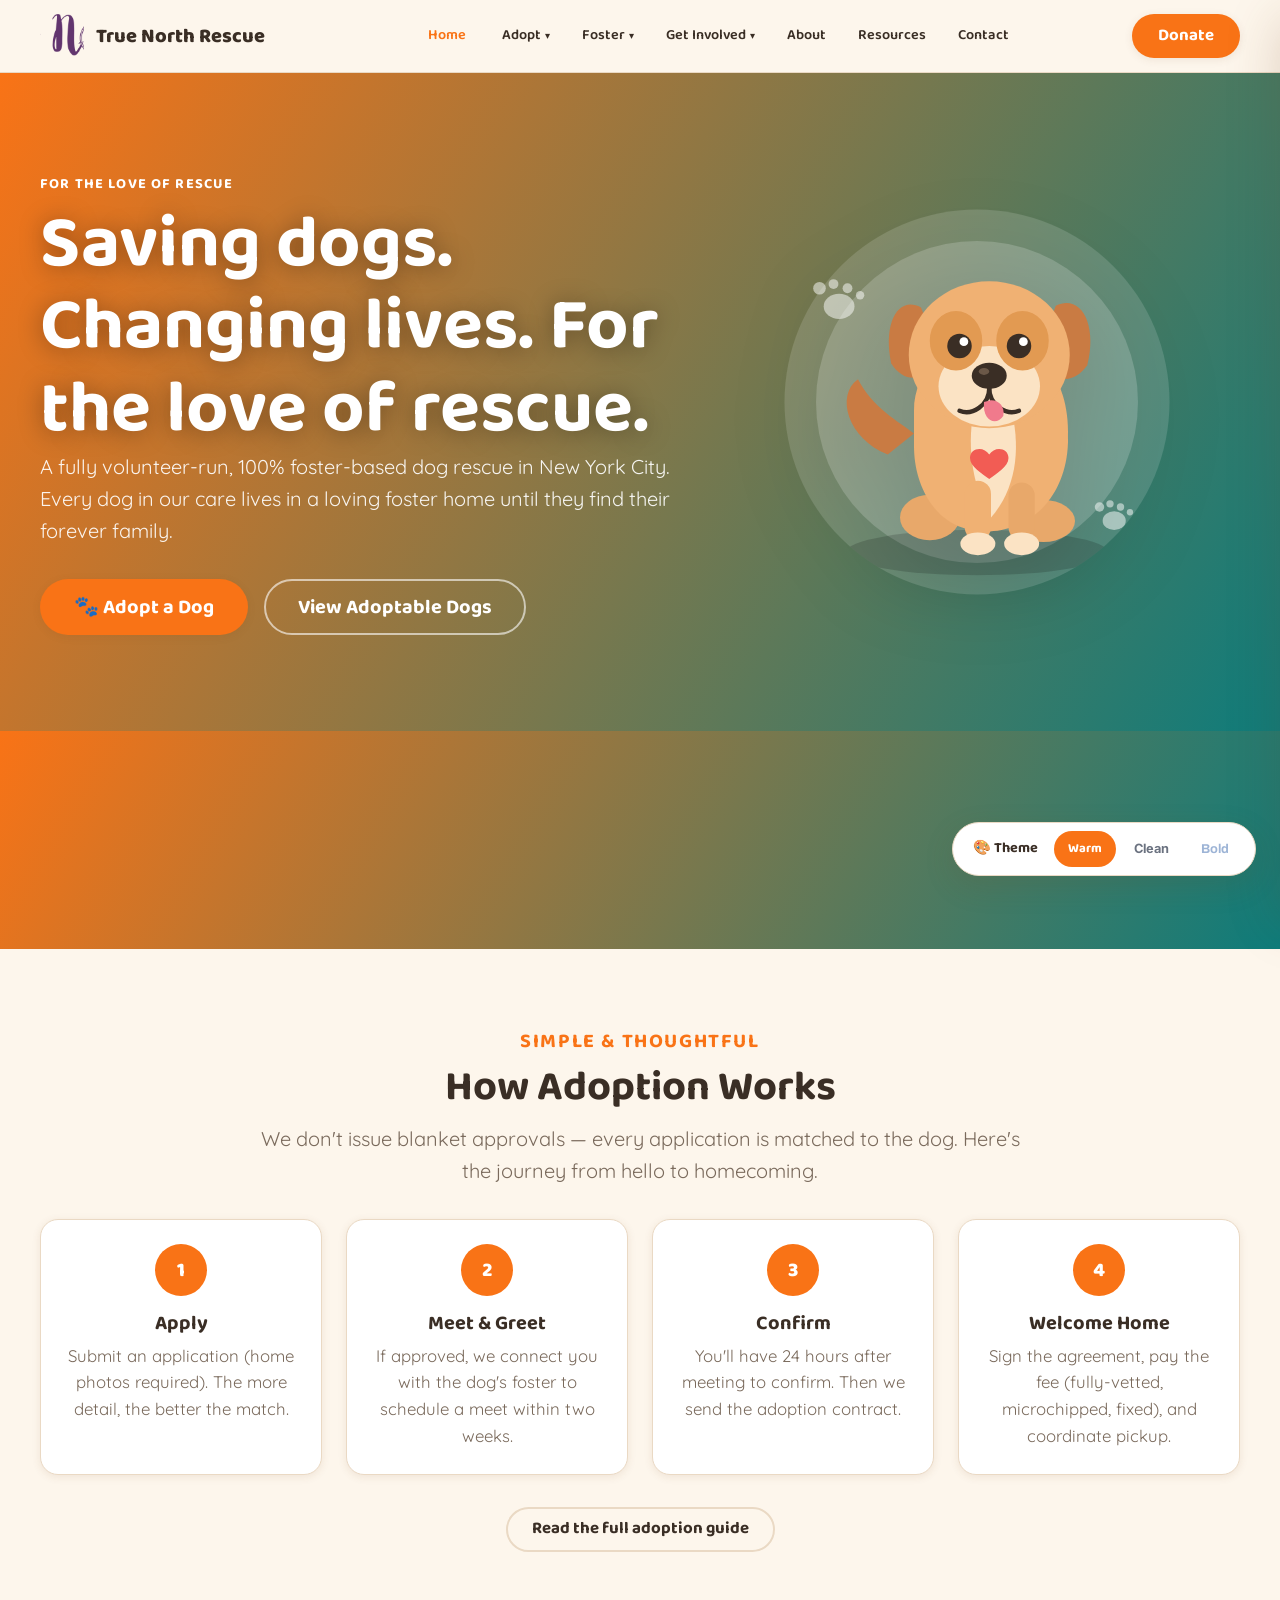
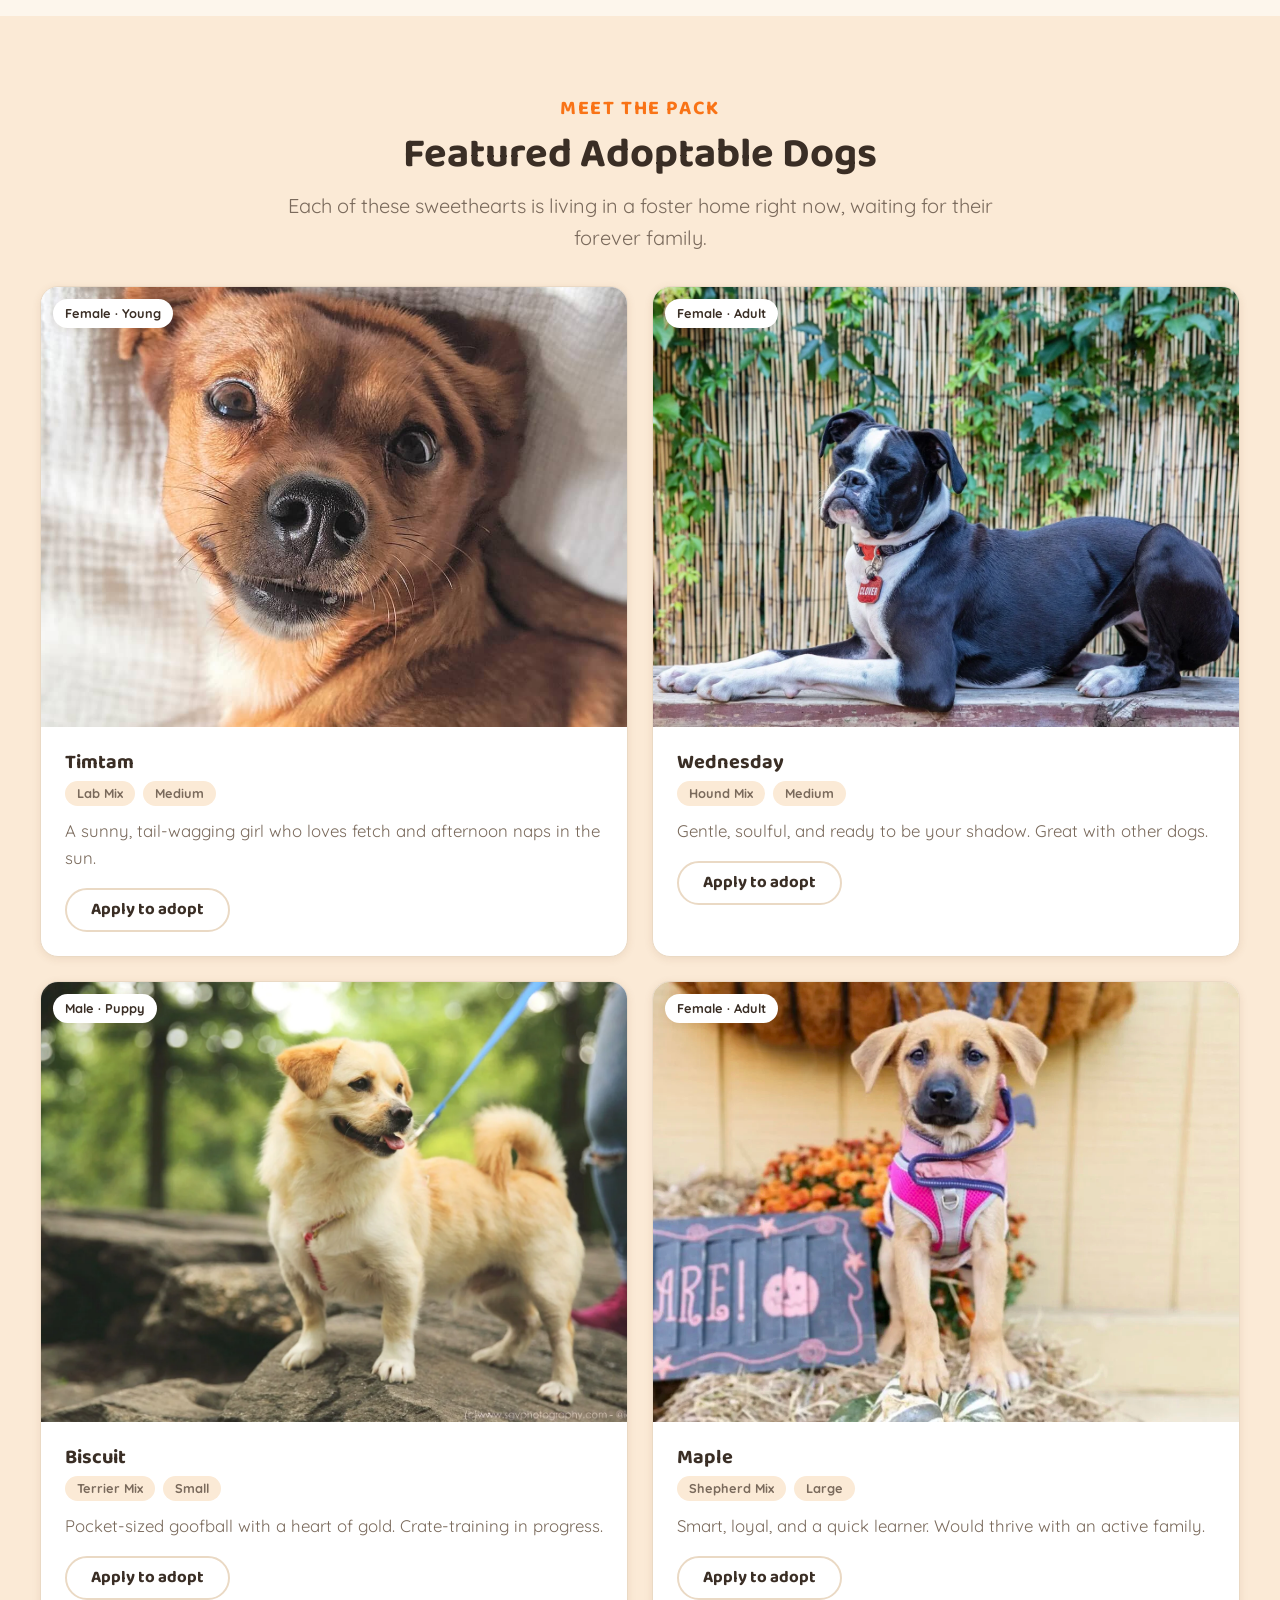
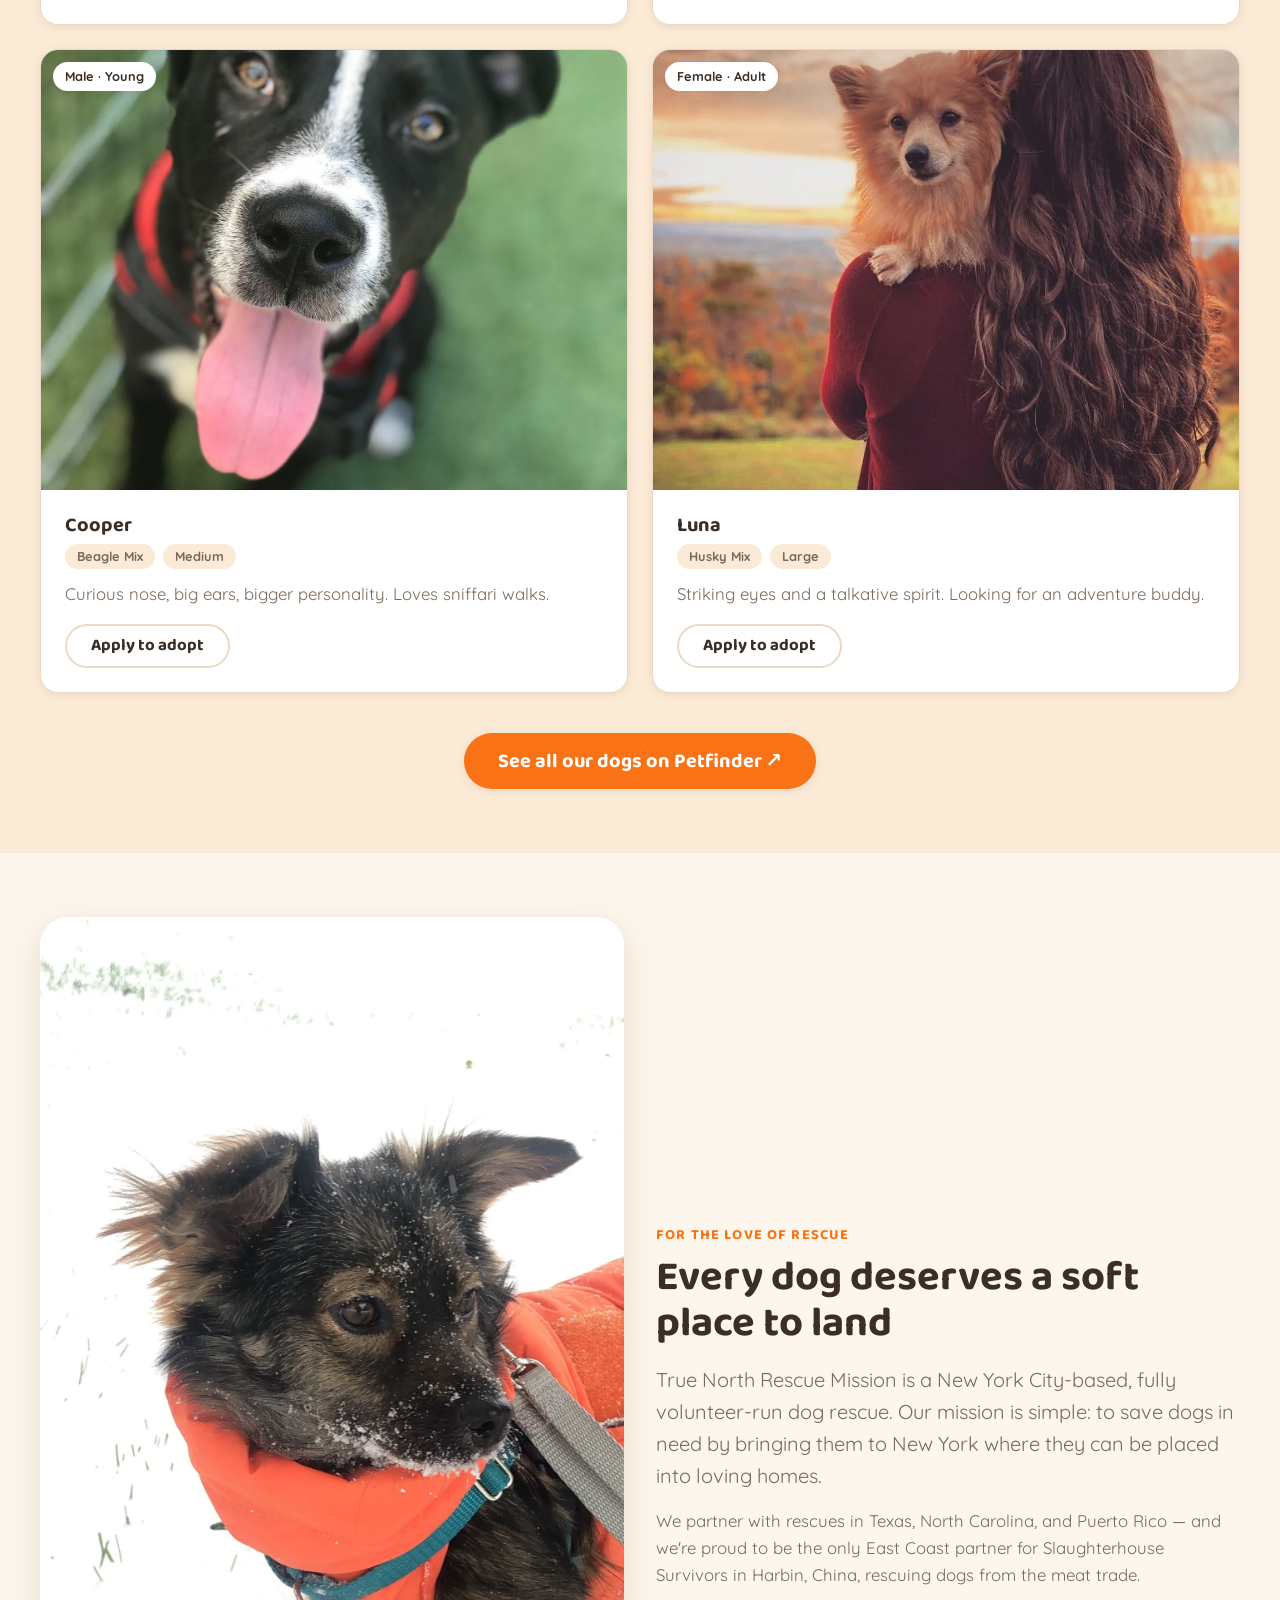
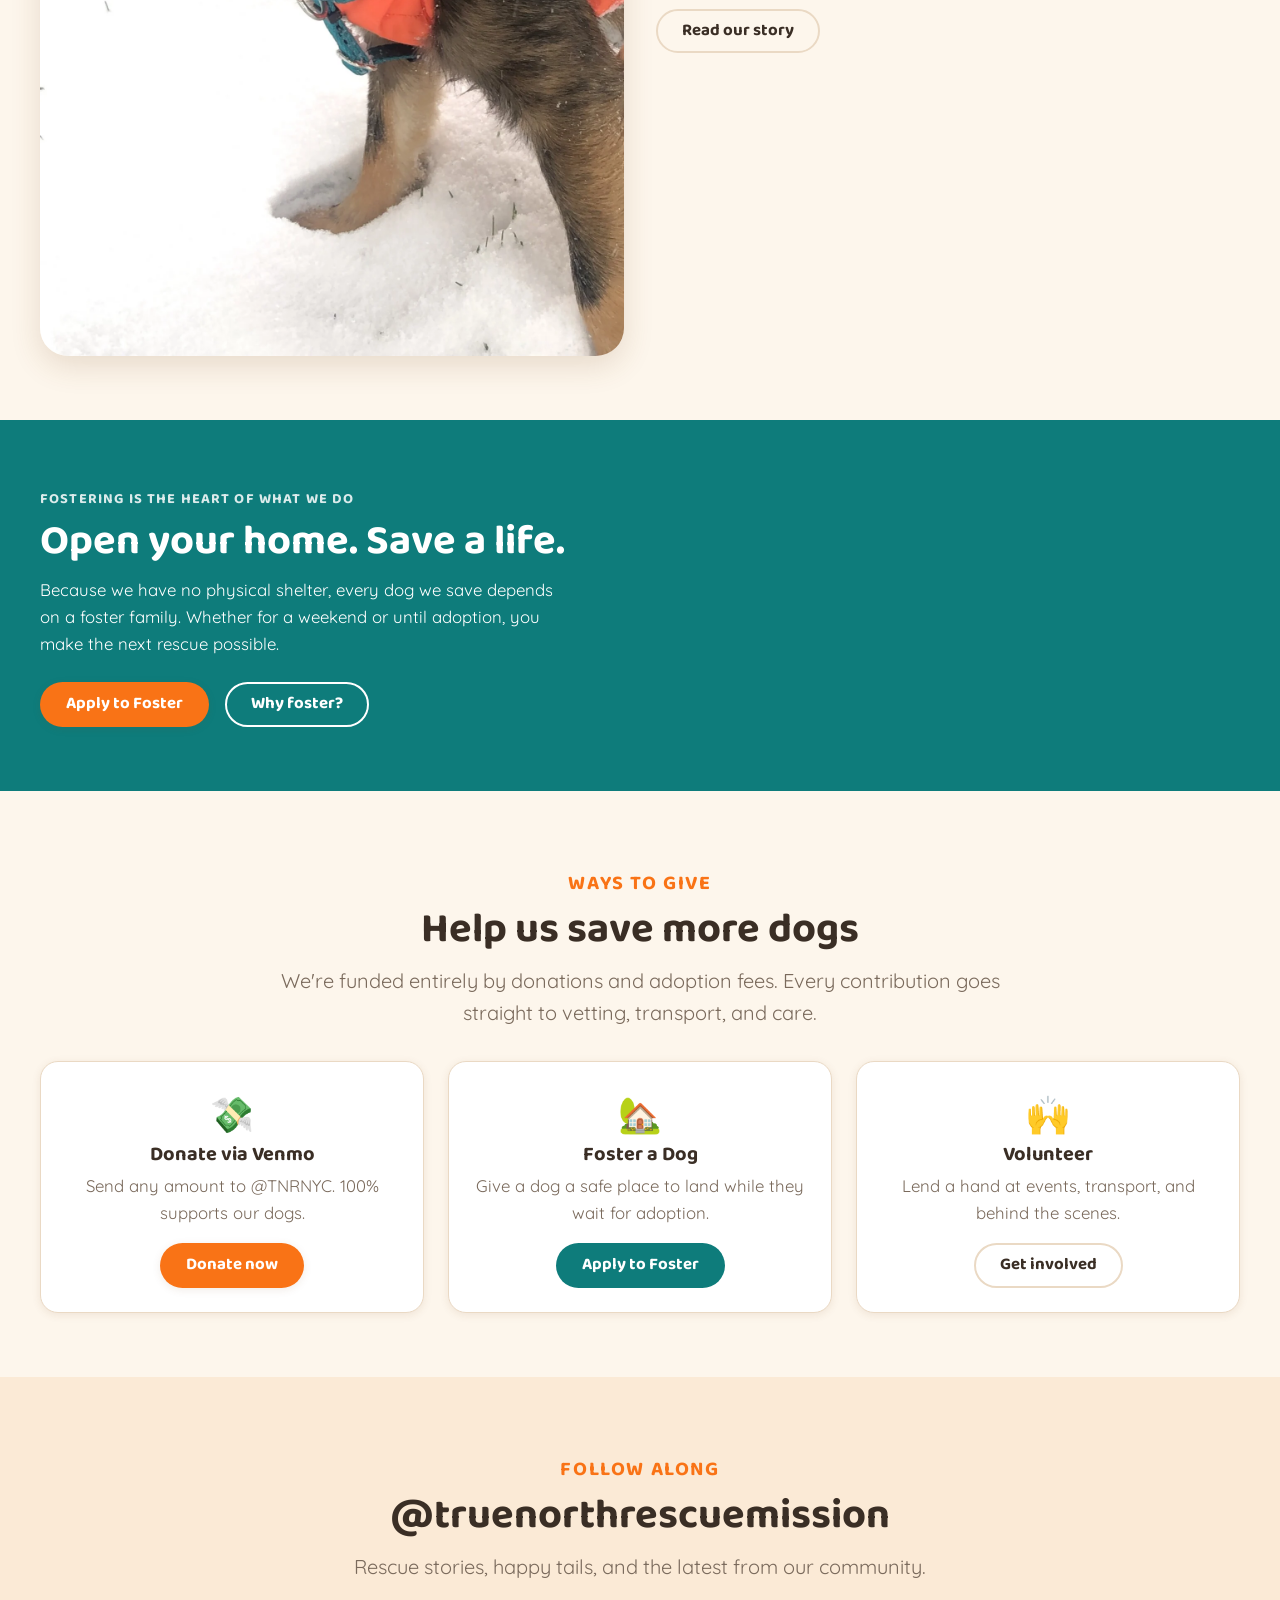
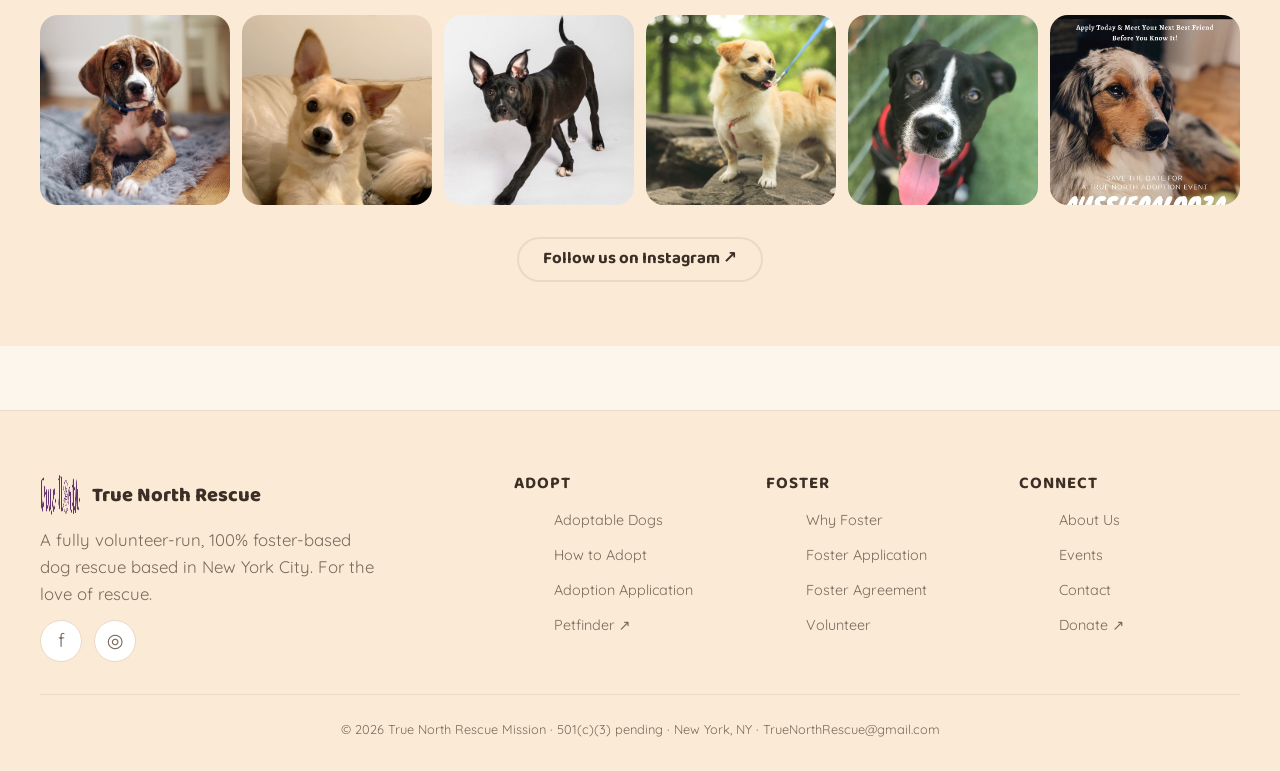
<file: index.html>
<!DOCTYPE html>
<html lang="en" data-theme="warm">
<!--
  True North Rescue Mission — HOME PAGE & CANONICAL REFERENCE
  ------------------------------------------------------------
  Other pages should COPY this file's <head>, the <header>/<footer>
  mount points, and the <script> block at the bottom verbatim, then
  swap the <main> contents. See CONTRACT.md for the full template.
  No build step — plain HTML/CSS/JS for GitHub Pages.
-->
<head>
  <meta charset="UTF-8">
  <meta name="viewport" content="width=device-width, initial-scale=1.0">
  <title>True North Rescue Mission — NYC Foster-Based Dog Rescue</title>
  <meta name="description" content="True North Rescue Mission is a fully volunteer-run, 100% foster-based dog rescue in New York City. Adopt, foster, volunteer, or donate — for the love of rescue.">

  <!-- favicon: emoji via SVG data URI -->
  <link rel="icon" href="data:image/svg+xml,<svg xmlns='http://www.w3.org/2000/svg' viewBox='0 0 100 100'><text y='.9em' font-size='90'>🐾</text></svg>">

  <!-- Google Fonts (per-theme stacks) -->
  <link rel="preconnect" href="https://fonts.googleapis.com">
  <link rel="preconnect" href="https://fonts.gstatic.com" crossorigin>
  <link href="https://fonts.googleapis.com/css2?family=Archivo:wght@600;700;800;900&family=Baloo+2:wght@500;600;700;800&family=Inter:wght@400;500;600;700;800&family=Quicksand:wght@400;500;600;700&display=swap" rel="stylesheet">

  <link rel="stylesheet" href="assets/css/styles.css">

  <!-- theme.js loads first (in <head>) to set [data-theme] before paint, avoiding a flash -->
  <script src="assets/js/theme.js"></script>
</head>

<body data-page="home">
  <!-- shared chrome injected by components.js -->
  <header id="site-header"></header>

  <main id="main">

    <!-- ===================== HERO ===================== -->
    <section class="hero hero--illustrated">
      <div class="container">
        <div class="hero__layout">
          <div class="hero__inner">
            <p class="eyebrow" style="color:#fff">For the love of rescue</p>
            <h1>Saving dogs. Changing lives. For the love of rescue.</h1>
            <p class="lead">A fully volunteer-run, 100% foster-based dog rescue in New York City. Every dog in our care lives in a loving foster home until they find their forever family.</p>
            <div class="hero__ctas">
              <button class="btn btn--primary btn--lg" data-open-modal="adopt">🐾 Adopt a Dog</button>
              <a class="btn btn--ghost btn--lg" href="adopt.html#adoptable" style="color:#fff;border-color:rgba(255,255,255,.6)">View Adoptable Dogs</a>
            </div>
          </div>
          <div class="hero__art" aria-hidden="true">
            <img src="assets/img/hero-dog.svg" alt="" width="480" height="480" loading="eager">
          </div>
        </div>
      </div>
    </section>

    <!-- ===================== STATS BAND ===================== -->
    <section class="band stats">
      <div class="container">
        <div class="stats__grid">
          <div data-reveal>
            <div class="stat__num"><span data-count="2000" data-suffix="+">0</span></div>
            <div class="stat__label">Dogs Saved</div>
          </div>
          <div data-reveal>
            <div class="stat__num"><span data-count="120" data-suffix="+">0</span></div>
            <div class="stat__label">Active Fosters</div>
          </div>
          <div data-reveal>
            <div class="stat__num"><span data-count="9">0</span></div>
            <div class="stat__label">Years Rescuing</div>
          </div>
        </div>
      </div>
    </section>

    <!-- ===================== HOW ADOPTION WORKS ===================== -->
    <section class="section" id="how-it-works">
      <div class="container">
        <div class="section__head" data-reveal>
          <p class="eyebrow">Simple &amp; thoughtful</p>
          <h2>How Adoption Works</h2>
          <p>We don't issue blanket approvals — every application is matched to the dog. Here's the journey from hello to homecoming.</p>
        </div>
        <div class="grid grid--4">
          <article class="card step" data-reveal>
            <div class="card__body">
              <div class="step__num">1</div>
              <h3 class="card__title">Apply</h3>
              <p class="card__text">Submit an application (home photos required). The more detail, the better the match.</p>
            </div>
          </article>
          <article class="card step" data-reveal>
            <div class="card__body">
              <div class="step__num">2</div>
              <h3 class="card__title">Meet &amp; Greet</h3>
              <p class="card__text">If approved, we connect you with the dog's foster to schedule a meet within two weeks.</p>
            </div>
          </article>
          <article class="card step" data-reveal>
            <div class="card__body">
              <div class="step__num">3</div>
              <h3 class="card__title">Confirm</h3>
              <p class="card__text">You'll have 24 hours after meeting to confirm. Then we send the adoption contract.</p>
            </div>
          </article>
          <article class="card step" data-reveal>
            <div class="card__body">
              <div class="step__num">4</div>
              <h3 class="card__title">Welcome Home</h3>
              <p class="card__text">Sign the agreement, pay the fee (fully-vetted, microchipped, fixed), and coordinate pickup.</p>
            </div>
          </article>
        </div>
        <div class="text-center" style="margin-top:2rem" data-reveal>
          <a class="btn btn--ghost" href="adopt.html">Read the full adoption guide</a>
        </div>
      </div>
    </section>

    <!-- ===================== FEATURED ADOPTABLE DOGS ===================== -->
    <section class="section section--alt" id="adoptable">
      <div class="container">
        <div class="section__head" data-reveal>
          <p class="eyebrow">Meet the pack</p>
          <h2>Featured Adoptable Dogs</h2>
          <p>Each of these sweethearts is living in a foster home right now, waiting for their forever family.</p>
        </div>
        <!-- pets.js renders sample cards here; data-limit caps how many show -->
        <div id="dogs-grid" data-limit="6"></div>
        <div class="text-center" style="margin-top:2.5rem" data-reveal>
          <a class="btn btn--primary btn--lg" href="https://www.petfinder.com/search/pets-for-adoption/us/?shelterRescue=be7ec94f-f354-492a-a3b1-d8183e158b6b" target="_blank" rel="noopener">See all our dogs on Petfinder ↗</a>
        </div>
      </div>
    </section>

    <!-- ===================== MISSION TEASER ===================== -->
    <section class="section">
      <div class="container">
        <div class="split">
          <div class="split__media" data-reveal="left">
            <img src="assets/img/dog-7.webp" alt="A rescued dog enjoying its foster home">
          </div>
          <div data-reveal="right">
            <p class="eyebrow">For the Love of Rescue</p>
            <h2>Every dog deserves a soft place to land</h2>
            <p class="lead" style="margin-block:1rem">True North Rescue Mission is a New York City-based, fully volunteer-run dog rescue. Our mission is simple: to save dogs in need by bringing them to New York where they can be placed into loving homes.</p>
            <p>We partner with rescues in Texas, North Carolina, and Puerto Rico — and we're proud to be the only East Coast partner for Slaughterhouse Survivors in Harbin, China, rescuing dogs from the meat trade.</p>
            <a class="btn btn--ghost" href="about.html" style="margin-top:1.25rem">Read our story</a>
          </div>
        </div>
      </div>
    </section>

    <!-- ===================== FOSTER CTA BAND ===================== -->
    <section class="band band--accent">
      <div class="container">
        <div class="band__inner band__inner--split">
          <div data-reveal>
            <p class="eyebrow" style="color:inherit;opacity:.85">Fostering is the heart of what we do</p>
            <h2>Open your home. Save a life.</h2>
            <p style="margin-top:.75rem;max-width:52ch">Because we have no physical shelter, every dog we save depends on a foster family. Whether for a weekend or until adoption, you make the next rescue possible.</p>
            <div class="band__cta">
              <button class="btn btn--primary" data-open-modal="foster">Apply to Foster</button>
              <a class="btn btn--ghost" href="foster.html" style="color:inherit;border-color:currentColor">Why foster?</a>
            </div>
          </div>
        </div>
      </div>
    </section>

    <!-- ===================== WAYS TO GIVE ===================== -->
    <section class="section" id="donate">
      <div class="container">
        <div class="section__head" data-reveal>
          <p class="eyebrow">Ways to give</p>
          <h2>Help us save more dogs</h2>
          <p>We're funded entirely by donations and adoption fees. Every contribution goes straight to vetting, transport, and care.</p>
        </div>
        <div class="give-grid">
          <article class="card card--lift" data-reveal>
            <div class="card__body text-center">
              <div class="give__icon" aria-hidden="true">💸</div>
              <h3 class="card__title">Donate via Venmo</h3>
              <p class="card__text">Send any amount to @TNRNYC. 100% supports our dogs.</p>
              <a class="btn btn--primary" href="https://venmo.com/TNRNYC" target="_blank" rel="noopener" style="margin-top:1rem">Donate now</a>
            </div>
          </article>
          <article class="card card--lift" data-reveal>
            <div class="card__body text-center">
              <div class="give__icon" aria-hidden="true">🏡</div>
              <h3 class="card__title">Foster a Dog</h3>
              <p class="card__text">Give a dog a safe place to land while they wait for adoption.</p>
              <button class="btn btn--accent" data-open-modal="foster" style="margin-top:1rem">Apply to Foster</button>
            </div>
          </article>
          <article class="card card--lift" data-reveal>
            <div class="card__body text-center">
              <div class="give__icon" aria-hidden="true">🙌</div>
              <h3 class="card__title">Volunteer</h3>
              <p class="card__text">Lend a hand at events, transport, and behind the scenes.</p>
              <a class="btn btn--ghost" href="get-involved.html" style="margin-top:1rem">Get involved</a>
            </div>
          </article>
        </div>
      </div>
    </section>

    <!-- ===================== INSTAGRAM STRIP ===================== -->
    <section class="section section--alt" id="instagram">
      <div class="container">
        <div class="section__head" data-reveal>
          <p class="eyebrow">Follow along</p>
          <h2>@truenorthrescuemission</h2>
          <p>Rescue stories, happy tails, and the latest from our community.</p>
        </div>
        <div class="ig-strip" data-reveal>
          <!-- These link to real IG posts by shortcode; thumbnails use our local dog photos -->
          <a class="ig-tile" href="https://www.instagram.com/p/DTYT4L-kTnD/" target="_blank" rel="noopener" aria-label="Instagram post"><img src="assets/img/dog-8.jpg" alt="" loading="lazy"></a>
          <a class="ig-tile" href="https://www.instagram.com/p/DTWdguEEZ61/" target="_blank" rel="noopener" aria-label="Instagram post"><img src="assets/img/dog-9.jpg" alt="" loading="lazy"></a>
          <a class="ig-tile" href="https://www.instagram.com/p/DTGMQB4DlVn/" target="_blank" rel="noopener" aria-label="Instagram post"><img src="assets/img/dog-10.jpg" alt="" loading="lazy"></a>
          <a class="ig-tile" href="https://www.instagram.com/p/DS0DIX6DrPJ/" target="_blank" rel="noopener" aria-label="Instagram post"><img src="assets/img/dog-3.webp" alt="" loading="lazy"></a>
          <a class="ig-tile" href="https://www.instagram.com/p/DSgbXVhkbr0/" target="_blank" rel="noopener" aria-label="Instagram post"><img src="assets/img/dog-5.webp" alt="" loading="lazy"></a>
          <a class="ig-tile" href="https://www.instagram.com/p/DSQZYNPkdNG/" target="_blank" rel="noopener" aria-label="Instagram post"><img src="assets/img/event-1.jpg" alt="" loading="lazy"></a>
        </div>
        <div class="text-center" style="margin-top:2rem" data-reveal>
          <a class="btn btn--ghost" href="https://www.instagram.com/truenorthrescuemission/" target="_blank" rel="noopener">Follow us on Instagram ↗</a>
        </div>
      </div>
    </section>

  </main>

  <!-- shared chrome injected by components.js -->
  <footer id="site-footer"></footer>

  <!-- ===================== SCRIPTS (order matters) =====================
       1. components.js  — header/nav/footer/theme-pill + calls TNRForms.mount()
       2. forms.js       — modal engine (mounted by components.js)
       3. pets.js        — adoptable dogs grid
       4. reveal.js      — scroll-reveal + counters
       theme.js is already loaded in <head>.
  -->
  <script src="assets/js/forms.js"></script>
  <script src="assets/js/components.js"></script>
  <script src="assets/js/pets.js"></script>
  <script src="assets/js/reveal.js"></script>
</body>
</html>
</file>
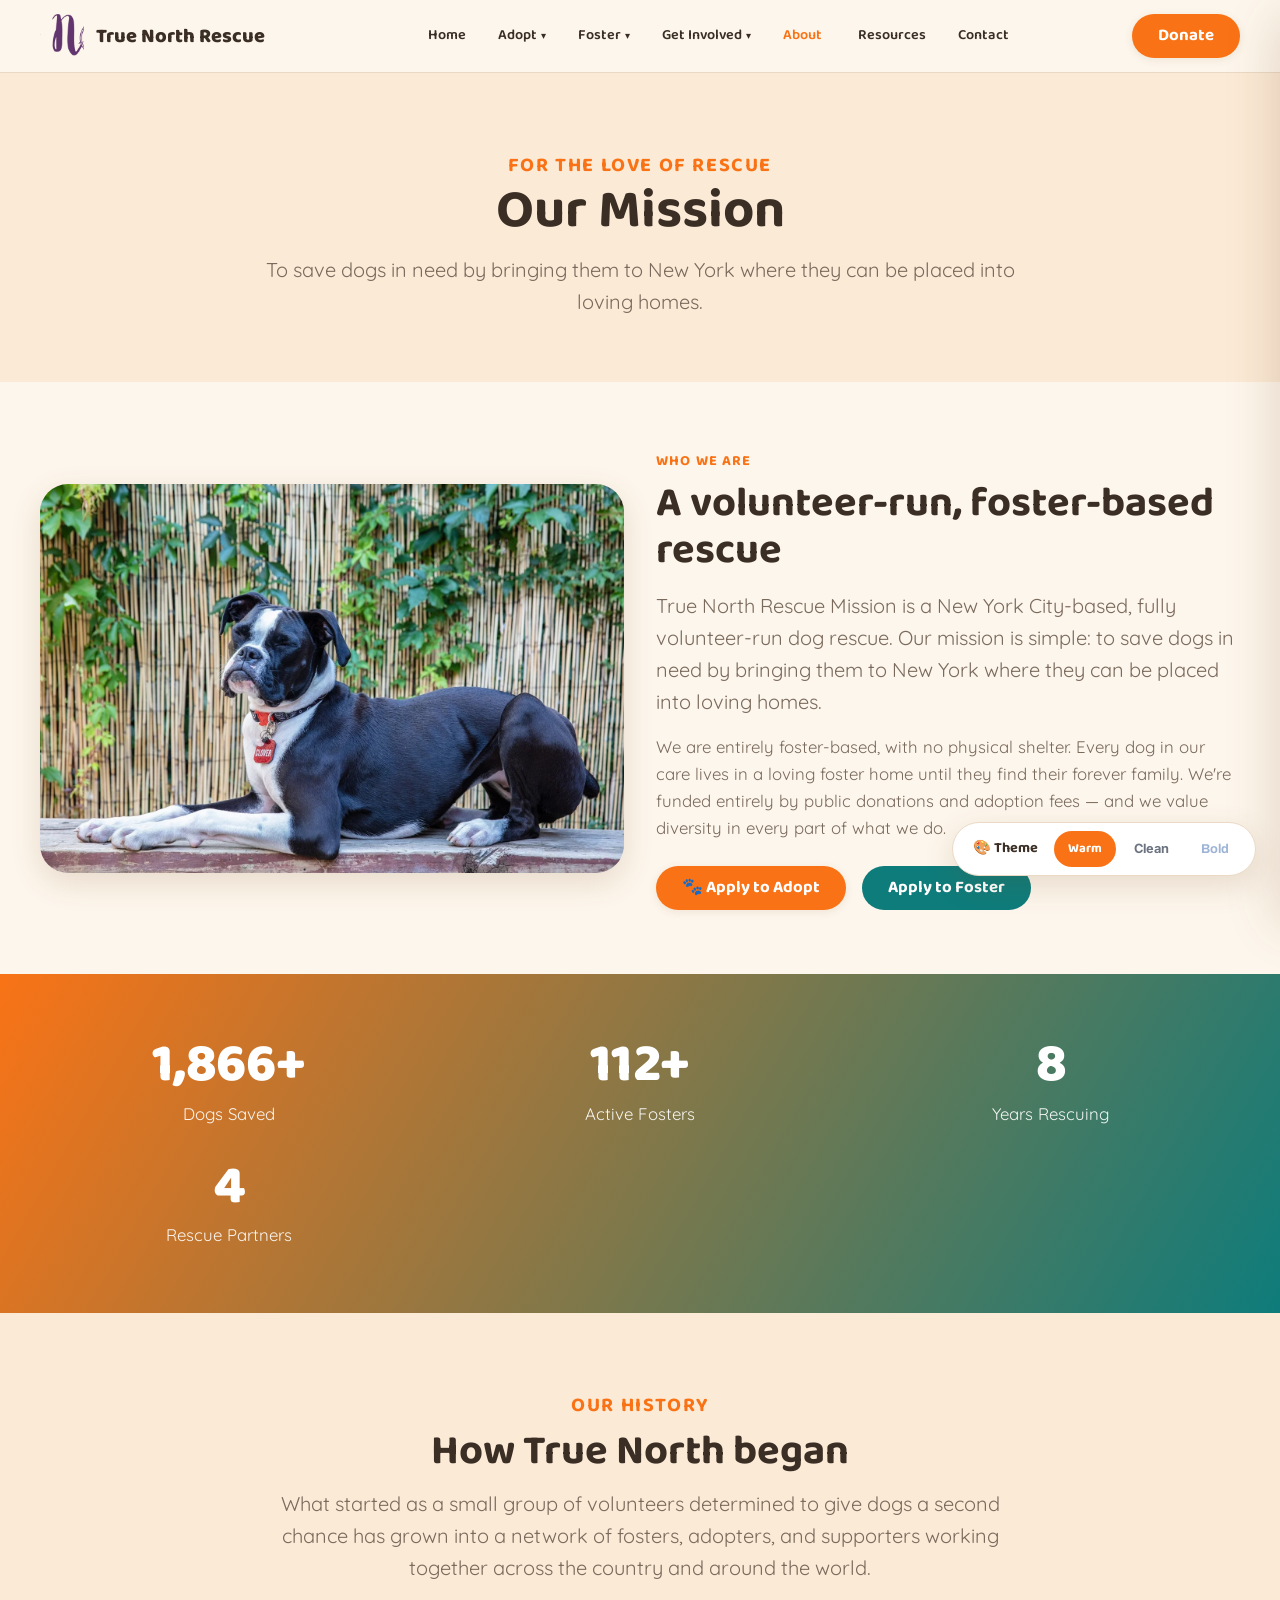
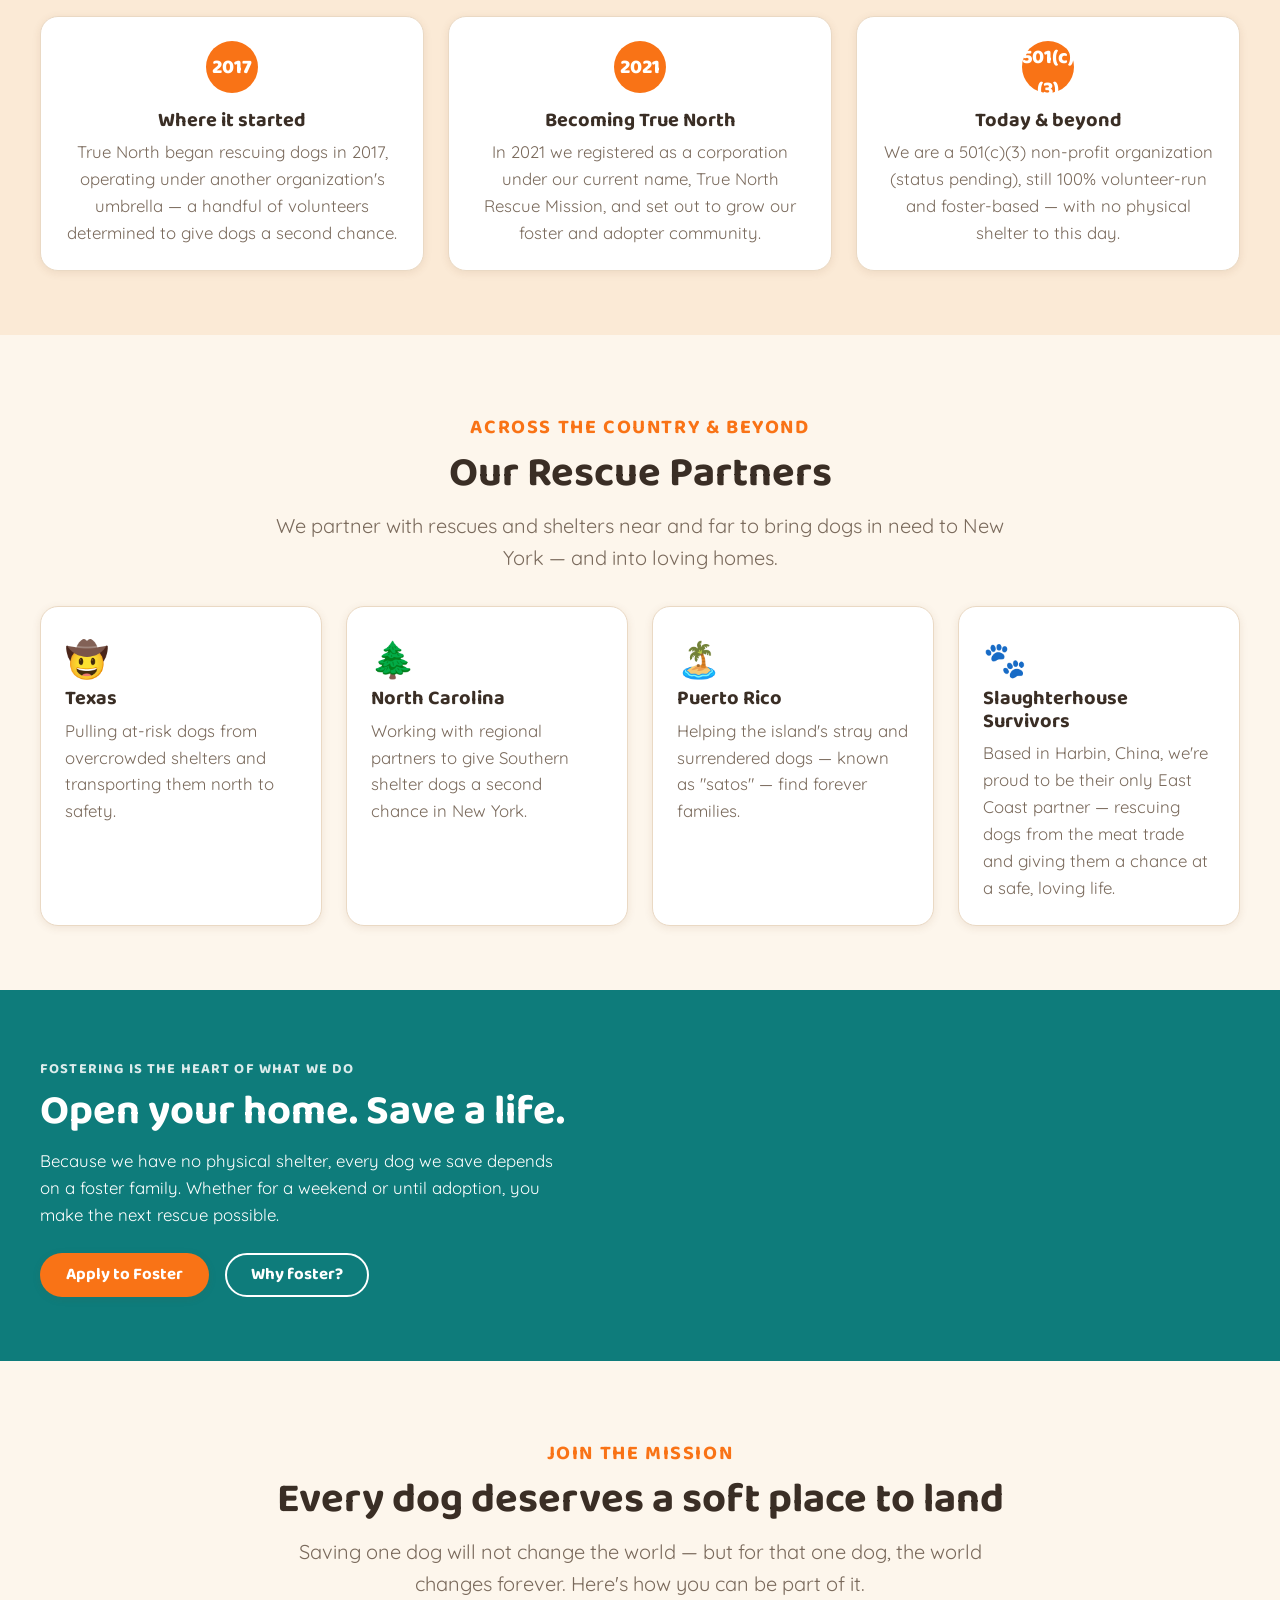
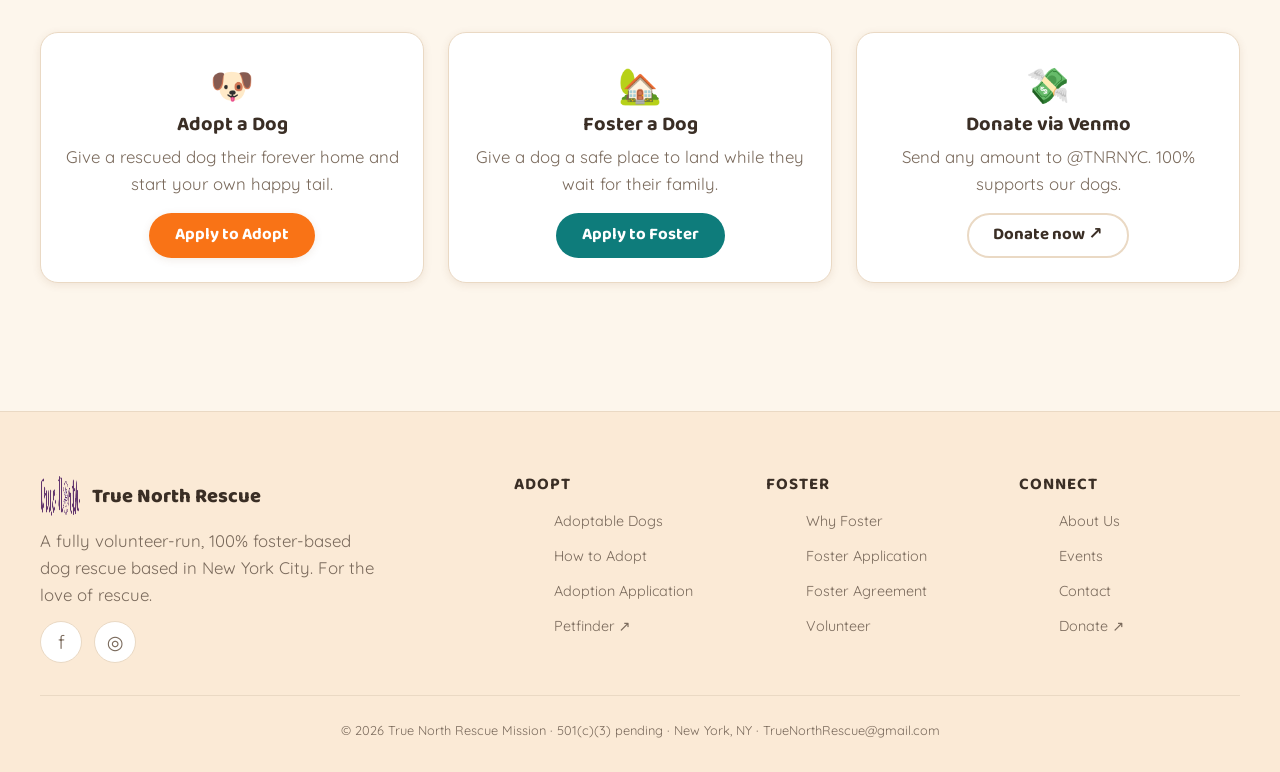
<file: about.html>
<!DOCTYPE html>
<html lang="en" data-theme="warm">
<!--
  True North Rescue Mission — OUR MISSION / ABOUT PAGE
  ----------------------------------------------------
  Head, header/footer mounts, and the <script> block are copied
  verbatim from index.html (the canonical reference). Only the
  <title>, <meta name="description">, data-page, and <main> change.
  See CONTRACT.md.
-->
<head>
  <meta charset="UTF-8">
  <meta name="viewport" content="width=device-width, initial-scale=1.0">
  <title>Our Mission — True North Rescue Mission</title>
  <meta name="description" content="Learn the story of True North Rescue Mission: a NYC, volunteer-run, 100% foster-based dog rescue saving dogs since 2017 — and our rescue partners in Texas, North Carolina, Puerto Rico, and Harbin, China.">

  <!-- favicon: emoji via SVG data URI -->
  <link rel="icon" href="data:image/svg+xml,<svg xmlns='http://www.w3.org/2000/svg' viewBox='0 0 100 100'><text y='.9em' font-size='90'>🐾</text></svg>">

  <!-- Google Fonts (per-theme stacks) -->
  <link rel="preconnect" href="https://fonts.googleapis.com">
  <link rel="preconnect" href="https://fonts.gstatic.com" crossorigin>
  <link href="https://fonts.googleapis.com/css2?family=Archivo:wght@600;700;800;900&family=Baloo+2:wght@500;600;700;800&family=Inter:wght@400;500;600;700;800&family=Quicksand:wght@400;500;600;700&display=swap" rel="stylesheet">

  <link rel="stylesheet" href="assets/css/styles.css">

  <!-- theme.js loads first (in <head>) to set [data-theme] before paint, avoiding a flash -->
  <script src="assets/js/theme.js"></script>
</head>

<body data-page="about">
  <!-- shared chrome injected by components.js -->
  <header id="site-header"></header>

  <main id="main">

    <!-- ===================== PAGE HERO ===================== -->
    <section class="page-hero">
      <div class="container">
        <p class="eyebrow">For the love of rescue</p>
        <h1>Our Mission</h1>
        <p class="lead">To save dogs in need by bringing them to New York where they can be placed into loving homes.</p>
      </div>
    </section>

    <!-- ===================== MISSION STATEMENT ===================== -->
    <section class="section">
      <div class="container">
        <div class="split">
          <div class="split__media" data-reveal="left">
            <img src="assets/img/dog-2.webp" alt="A rescued dog settled into a loving foster home">
          </div>
          <div data-reveal="right">
            <p class="eyebrow">Who we are</p>
            <h2>A volunteer-run, foster-based rescue</h2>
            <p class="lead" style="margin-block:1rem">True North Rescue Mission is a New York City-based, fully volunteer-run dog rescue. Our mission is simple: to save dogs in need by bringing them to New York where they can be placed into loving homes.</p>
            <p>We are entirely foster-based, with no physical shelter. Every dog in our care lives in a loving foster home until they find their forever family. We're funded entirely by public donations and adoption fees — and we value diversity in every part of what we do.</p>
            <div class="hero__ctas" style="margin-top:1.5rem">
              <button class="btn btn--primary" data-open-modal="adopt">🐾 Apply to Adopt</button>
              <button class="btn btn--accent" data-open-modal="foster">Apply to Foster</button>
            </div>
          </div>
        </div>
      </div>
    </section>

    <!-- ===================== IMPACT STATS ===================== -->
    <section class="band stats">
      <div class="container">
        <div class="stats__grid">
          <div data-reveal>
            <div class="stat__num"><span data-count="2000" data-suffix="+">0</span></div>
            <div class="stat__label">Dogs Saved</div>
          </div>
          <div data-reveal>
            <div class="stat__num"><span data-count="120" data-suffix="+">0</span></div>
            <div class="stat__label">Active Fosters</div>
          </div>
          <div data-reveal>
            <div class="stat__num"><span data-count="9">0</span></div>
            <div class="stat__label">Years Rescuing</div>
          </div>
          <div data-reveal>
            <div class="stat__num"><span data-count="4">0</span></div>
            <div class="stat__label">Rescue Partners</div>
          </div>
        </div>
      </div>
    </section>

    <!-- ===================== OUR STORY / HISTORY ===================== -->
    <section class="section section--alt" id="our-story">
      <div class="container">
        <div class="section__head" data-reveal>
          <p class="eyebrow">Our history</p>
          <h2>How True North began</h2>
          <p>What started as a small group of volunteers determined to give dogs a second chance has grown into a network of fosters, adopters, and supporters working together across the country and around the world.</p>
        </div>
        <div class="grid grid--3">
          <article class="card step" data-reveal>
            <div class="card__body">
              <div class="step__num">2017</div>
              <h3 class="card__title">Where it started</h3>
              <p class="card__text">True North began rescuing dogs in 2017, operating under another organization's umbrella — a handful of volunteers determined to give dogs a second chance.</p>
            </div>
          </article>
          <article class="card step" data-reveal>
            <div class="card__body">
              <div class="step__num">2021</div>
              <h3 class="card__title">Becoming True North</h3>
              <p class="card__text">In 2021 we registered as a corporation under our current name, True North Rescue Mission, and set out to grow our foster and adopter community.</p>
            </div>
          </article>
          <article class="card step" data-reveal>
            <div class="card__body">
              <div class="step__num">501(c)(3)</div>
              <h3 class="card__title">Today &amp; beyond</h3>
              <p class="card__text">We are a 501(c)(3) non-profit organization (status pending), still 100% volunteer-run and foster-based — with no physical shelter to this day.</p>
            </div>
          </article>
        </div>
      </div>
    </section>

    <!-- ===================== RESCUE PARTNERS ===================== -->
    <section class="section" id="partners">
      <div class="container">
        <div class="section__head" data-reveal>
          <p class="eyebrow">Across the country &amp; beyond</p>
          <h2>Our Rescue Partners</h2>
          <p>We partner with rescues and shelters near and far to bring dogs in need to New York — and into loving homes.</p>
        </div>
        <div class="grid grid--4">
          <article class="card card--lift" data-reveal>
            <div class="card__body">
              <div class="give__icon" aria-hidden="true">🤠</div>
              <h3 class="card__title">Texas</h3>
              <p class="card__text">Pulling at-risk dogs from overcrowded shelters and transporting them north to safety.</p>
            </div>
          </article>
          <article class="card card--lift" data-reveal>
            <div class="card__body">
              <div class="give__icon" aria-hidden="true">🌲</div>
              <h3 class="card__title">North Carolina</h3>
              <p class="card__text">Working with regional partners to give Southern shelter dogs a second chance in New York.</p>
            </div>
          </article>
          <article class="card card--lift" data-reveal>
            <div class="card__body">
              <div class="give__icon" aria-hidden="true">🏝️</div>
              <h3 class="card__title">Puerto Rico</h3>
              <p class="card__text">Helping the island's stray and surrendered dogs — known as "satos" — find forever families.</p>
            </div>
          </article>
          <article class="card card--lift" data-reveal>
            <div class="card__body">
              <div class="give__icon" aria-hidden="true">🐾</div>
              <h3 class="card__title">Slaughterhouse Survivors</h3>
              <p class="card__text">Based in Harbin, China, we're proud to be their only East Coast partner — rescuing dogs from the meat trade and giving them a chance at a safe, loving life.</p>
            </div>
          </article>
        </div>
      </div>
    </section>

    <!-- ===================== FOSTER CTA BAND ===================== -->
    <section class="band band--accent">
      <div class="container">
        <div class="band__inner band__inner--split">
          <div data-reveal>
            <p class="eyebrow" style="color:inherit;opacity:.85">Fostering is the heart of what we do</p>
            <h2>Open your home. Save a life.</h2>
            <p style="margin-top:.75rem;max-width:52ch">Because we have no physical shelter, every dog we save depends on a foster family. Whether for a weekend or until adoption, you make the next rescue possible.</p>
            <div class="band__cta">
              <button class="btn btn--primary" data-open-modal="foster">Apply to Foster</button>
              <a class="btn btn--ghost" href="foster.html" style="color:inherit;border-color:currentColor">Why foster?</a>
            </div>
          </div>
        </div>
      </div>
    </section>

    <!-- ===================== WAYS TO HELP ===================== -->
    <section class="section" id="help">
      <div class="container">
        <div class="section__head" data-reveal>
          <p class="eyebrow">Join the mission</p>
          <h2>Every dog deserves a soft place to land</h2>
          <p>Saving one dog will not change the world — but for that one dog, the world changes forever. Here's how you can be part of it.</p>
        </div>
        <div class="give-grid">
          <article class="card card--lift" data-reveal>
            <div class="card__body text-center">
              <div class="give__icon" aria-hidden="true">🐶</div>
              <h3 class="card__title">Adopt a Dog</h3>
              <p class="card__text">Give a rescued dog their forever home and start your own happy tail.</p>
              <button class="btn btn--primary" data-open-modal="adopt" style="margin-top:1rem">Apply to Adopt</button>
            </div>
          </article>
          <article class="card card--lift" data-reveal>
            <div class="card__body text-center">
              <div class="give__icon" aria-hidden="true">🏡</div>
              <h3 class="card__title">Foster a Dog</h3>
              <p class="card__text">Give a dog a safe place to land while they wait for their family.</p>
              <button class="btn btn--accent" data-open-modal="foster" style="margin-top:1rem">Apply to Foster</button>
            </div>
          </article>
          <article class="card card--lift" data-reveal>
            <div class="card__body text-center">
              <div class="give__icon" aria-hidden="true">💸</div>
              <h3 class="card__title">Donate via Venmo</h3>
              <p class="card__text">Send any amount to @TNRNYC. 100% supports our dogs.</p>
              <a class="btn btn--ghost" href="https://venmo.com/TNRNYC" target="_blank" rel="noopener" style="margin-top:1rem">Donate now ↗</a>
            </div>
          </article>
        </div>
      </div>
    </section>

  </main>

  <!-- shared chrome injected by components.js -->
  <footer id="site-footer"></footer>

  <!-- ===================== SCRIPTS (order matters) =====================
       1. components.js  — header/nav/footer/theme-pill + calls TNRForms.mount()
       2. forms.js       — modal engine (mounted by components.js)
       3. pets.js        — adoptable dogs grid
       4. reveal.js      — scroll-reveal + counters
       theme.js is already loaded in <head>.
  -->
  <script src="assets/js/forms.js"></script>
  <script src="assets/js/components.js"></script>
  <script src="assets/js/pets.js"></script>
  <script src="assets/js/reveal.js"></script>
</body>
</html>
</file>
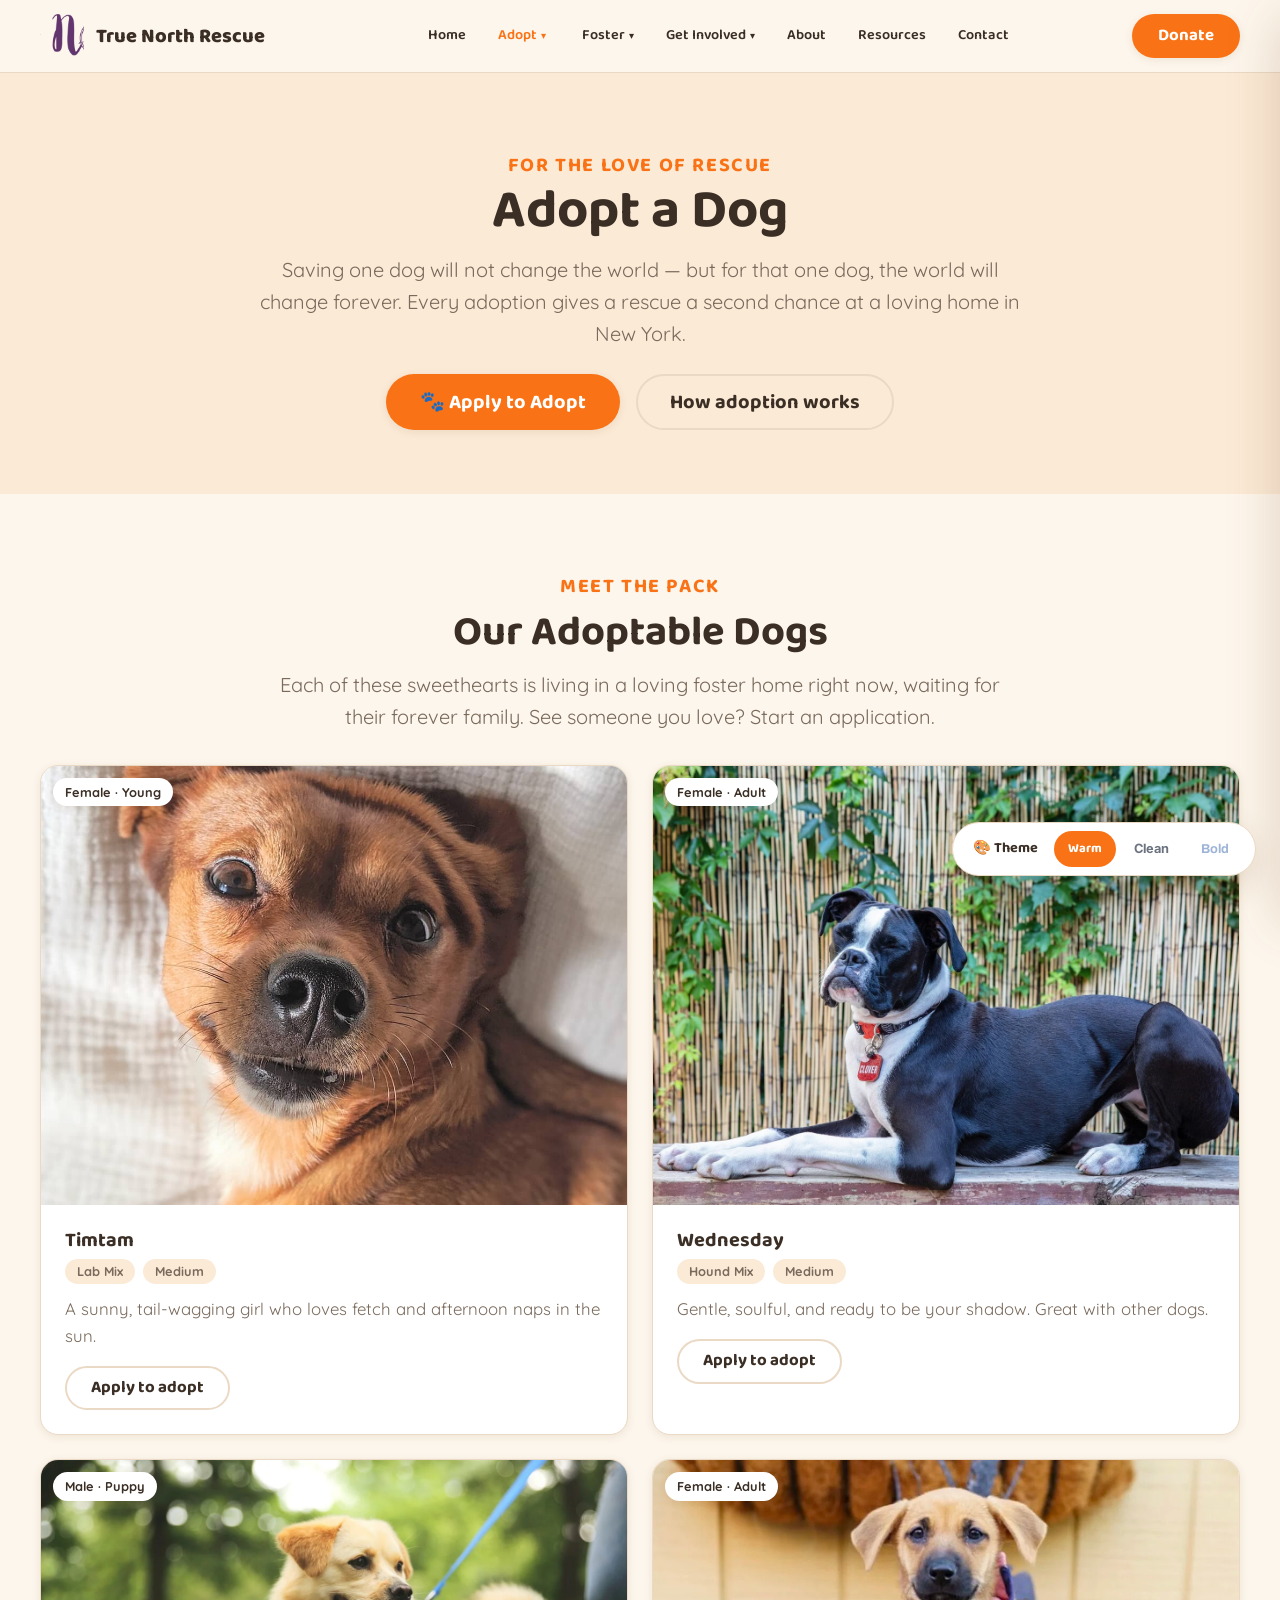
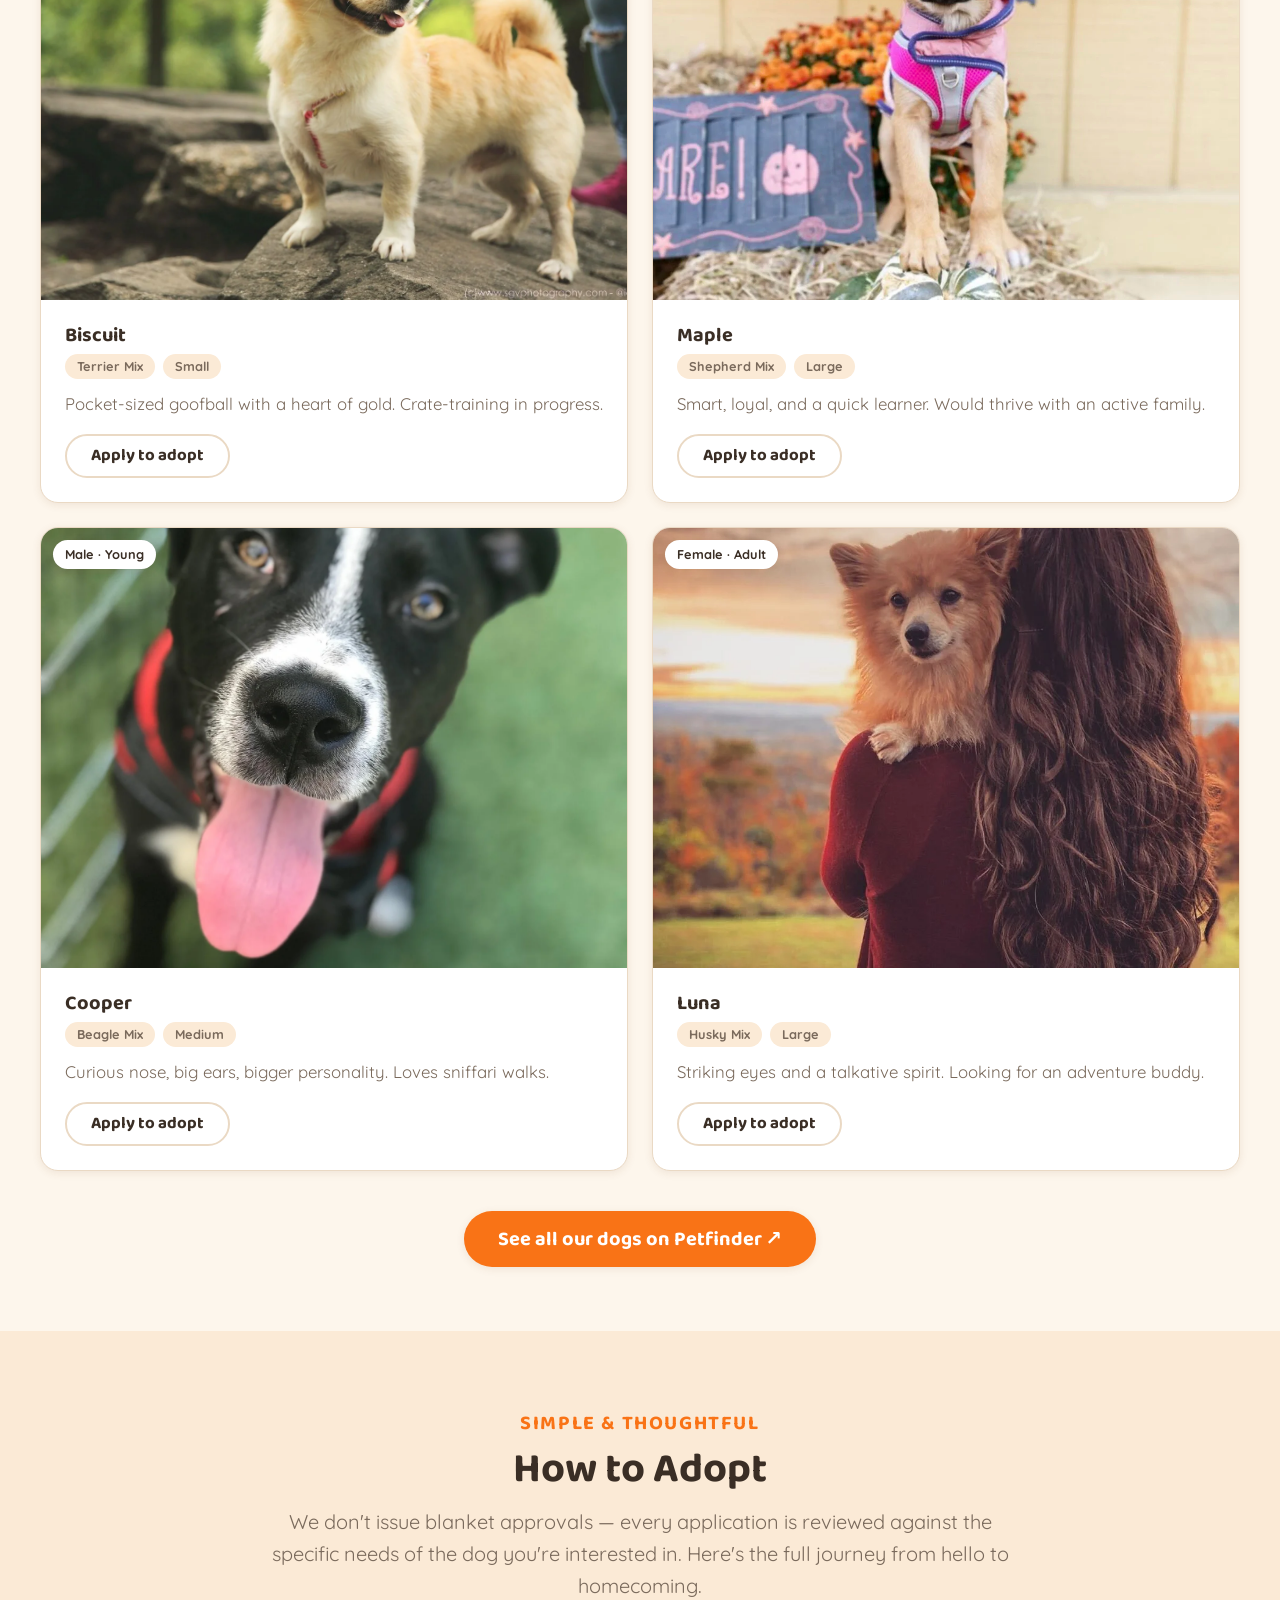
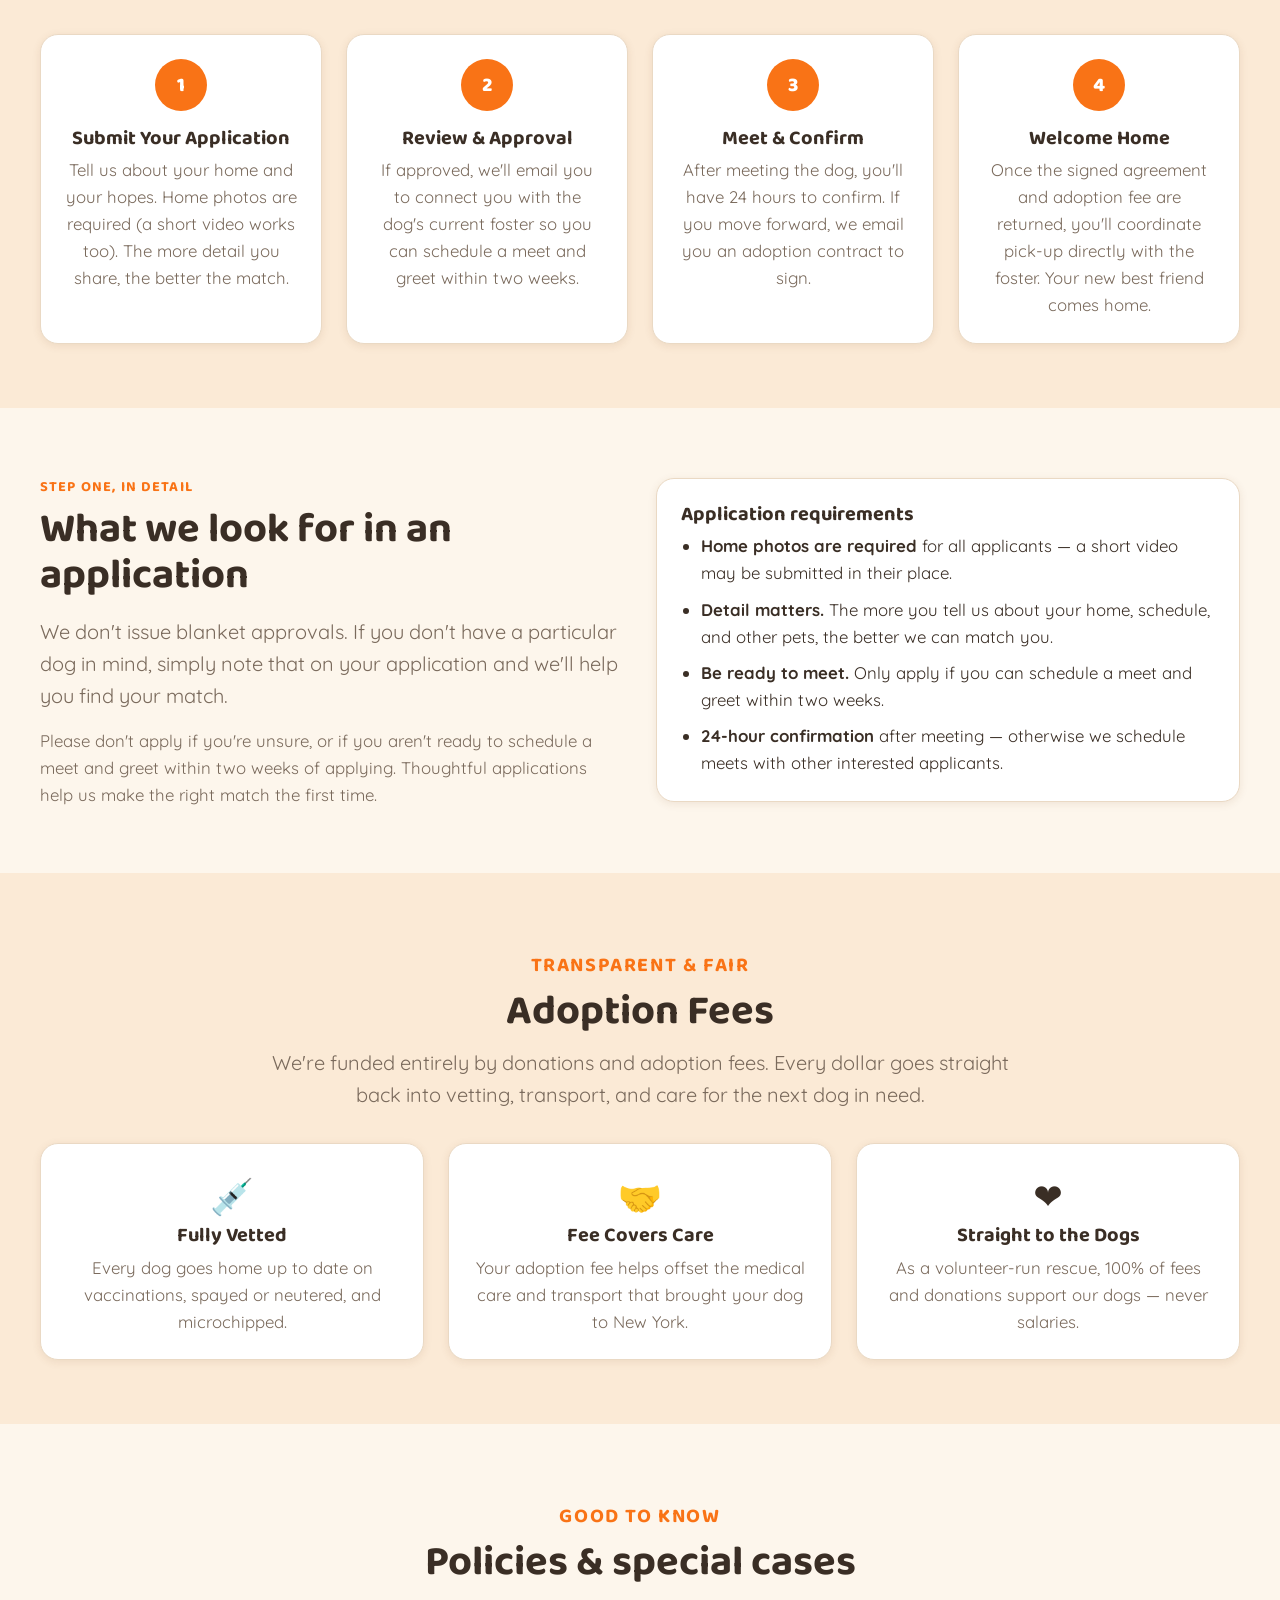
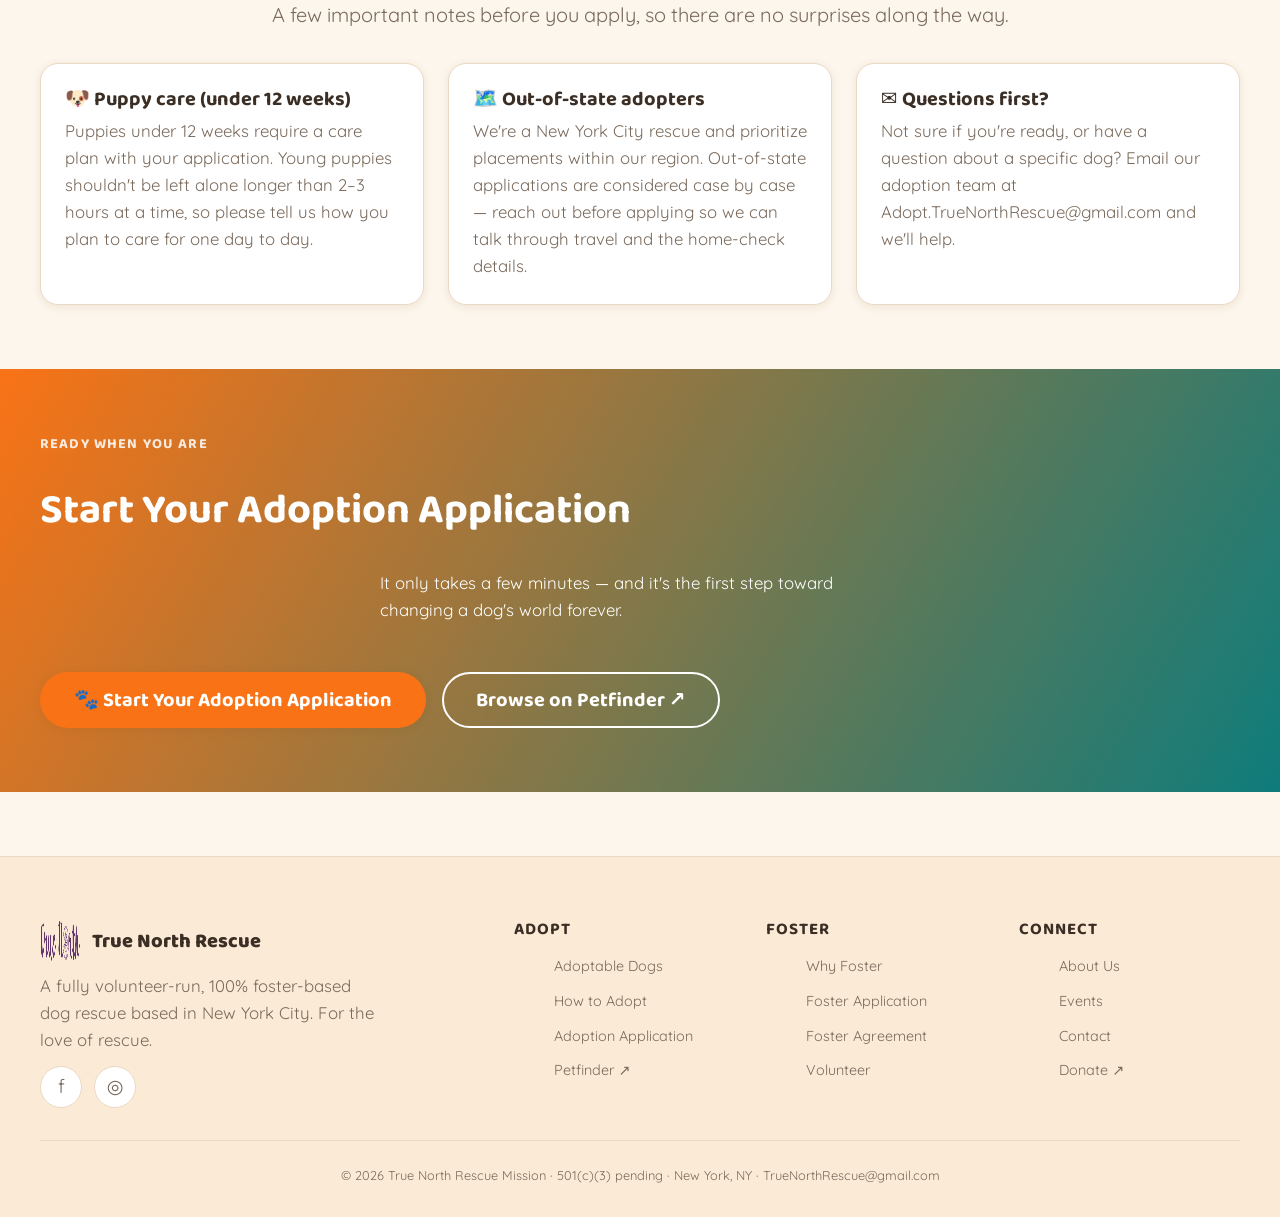
<file: adopt.html>
<!DOCTYPE html>
<html lang="en" data-theme="warm">
<!--
  True North Rescue Mission — ADOPT PAGE
  ------------------------------------------------------------
  Head, header/footer mounts, and the script block are copied
  verbatim from index.html (the canonical reference). Only the
  <title>, <meta name="description">, data-page, and <main>
  contents differ. See CONTRACT.md.
  No build step — plain HTML/CSS/JS for GitHub Pages.
-->
<head>
  <meta charset="UTF-8">
  <meta name="viewport" content="width=device-width, initial-scale=1.0">
  <title>Adopt a Dog — True North Rescue Mission</title>
  <meta name="description" content="How to adopt a rescue dog through True North Rescue Mission: browse adoptable dogs, learn our application process, fees, requirements, out-of-state and puppy care policies, then start your adoption application.">

  <!-- favicon: emoji via SVG data URI -->
  <link rel="icon" href="data:image/svg+xml,<svg xmlns='http://www.w3.org/2000/svg' viewBox='0 0 100 100'><text y='.9em' font-size='90'>🐾</text></svg>">

  <!-- Google Fonts (per-theme stacks) -->
  <link rel="preconnect" href="https://fonts.googleapis.com">
  <link rel="preconnect" href="https://fonts.gstatic.com" crossorigin>
  <link href="https://fonts.googleapis.com/css2?family=Archivo:wght@600;700;800;900&family=Baloo+2:wght@500;600;700;800&family=Inter:wght@400;500;600;700;800&family=Quicksand:wght@400;500;600;700&display=swap" rel="stylesheet">

  <link rel="stylesheet" href="assets/css/styles.css">

  <!-- theme.js loads first (in <head>) to set [data-theme] before paint, avoiding a flash -->
  <script src="assets/js/theme.js"></script>
</head>

<body data-page="adopt">
  <!-- shared chrome injected by components.js -->
  <header id="site-header"></header>

  <main id="main">

    <!-- ===================== PAGE HERO ===================== -->
    <section class="page-hero">
      <div class="container">
        <p class="eyebrow">For the love of rescue</p>
        <h1>Adopt a Dog</h1>
        <p class="lead">Saving one dog will not change the world — but for that one dog, the world will change forever. Every adoption gives a rescue a second chance at a loving home in New York.</p>
        <div class="hero__ctas" style="justify-content:center;margin-top:1.5rem">
          <button class="btn btn--primary btn--lg" data-open-modal="adopt">🐾 Apply to Adopt</button>
          <a class="btn btn--ghost btn--lg" href="#how-to-adopt">How adoption works</a>
        </div>
      </div>
    </section>

    <!-- ===================== ADOPTABLE DOGS ===================== -->
    <section class="section" id="adoptable">
      <div class="container">
        <div class="section__head" data-reveal>
          <p class="eyebrow">Meet the pack</p>
          <h2>Our Adoptable Dogs</h2>
          <p>Each of these sweethearts is living in a loving foster home right now, waiting for their forever family. See someone you love? Start an application.</p>
        </div>
        <!-- pets.js renders the dog cards here -->
        <div id="dogs-grid"></div>
        <div class="text-center" style="margin-top:2.5rem" data-reveal>
          <a class="btn btn--primary btn--lg" href="https://www.petfinder.com/search/pets-for-adoption/us/?shelterRescue=be7ec94f-f354-492a-a3b1-d8183e158b6b" target="_blank" rel="noopener">See all our dogs on Petfinder ↗</a>
        </div>
      </div>
    </section>

    <!-- ===================== HOW TO ADOPT — PROCESS STEPS ===================== -->
    <section class="section section--alt" id="how-to-adopt">
      <div class="container">
        <div class="section__head" data-reveal>
          <p class="eyebrow">Simple &amp; thoughtful</p>
          <h2>How to Adopt</h2>
          <p>We don't issue blanket approvals — every application is reviewed against the specific needs of the dog you're interested in. Here's the full journey from hello to homecoming.</p>
        </div>
        <div class="grid grid--4">
          <article class="card step" data-reveal>
            <div class="card__body">
              <div class="step__num">1</div>
              <h3 class="card__title">Submit Your Application</h3>
              <p class="card__text">Tell us about your home and your hopes. Home photos are required (a short video works too). The more detail you share, the better the match.</p>
            </div>
          </article>
          <article class="card step" data-reveal>
            <div class="card__body">
              <div class="step__num">2</div>
              <h3 class="card__title">Review &amp; Approval</h3>
              <p class="card__text">If approved, we'll email you to connect you with the dog's current foster so you can schedule a meet and greet within two weeks.</p>
            </div>
          </article>
          <article class="card step" data-reveal>
            <div class="card__body">
              <div class="step__num">3</div>
              <h3 class="card__title">Meet &amp; Confirm</h3>
              <p class="card__text">After meeting the dog, you'll have 24 hours to confirm. If you move forward, we email you an adoption contract to sign.</p>
            </div>
          </article>
          <article class="card step" data-reveal>
            <div class="card__body">
              <div class="step__num">4</div>
              <h3 class="card__title">Welcome Home</h3>
              <p class="card__text">Once the signed agreement and adoption fee are returned, you'll coordinate pick-up directly with the foster. Your new best friend comes home.</p>
            </div>
          </article>
        </div>
      </div>
    </section>

    <!-- ===================== APPLICATION DETAIL + REQUIREMENTS ===================== -->
    <section class="section">
      <div class="container">
        <div class="split">
          <div data-reveal="left">
            <p class="eyebrow">Step one, in detail</p>
            <h2>What we look for in an application</h2>
            <p class="lead" style="margin-block:1rem">We don't issue blanket approvals. If you don't have a particular dog in mind, simply note that on your application and we'll help you find your match.</p>
            <p>Please don't apply if you're unsure, or if you aren't ready to schedule a meet and greet within two weeks of applying. Thoughtful applications help us make the right match the first time.</p>
          </div>
          <div data-reveal="right">
            <article class="card">
              <div class="card__body">
                <h3 class="card__title">Application requirements</h3>
                <ul class="card__text" style="padding-left:1.2em;display:grid;gap:.6rem;margin:0">
                  <li><strong>Home photos are required</strong> for all applicants — a short video may be submitted in their place.</li>
                  <li><strong>Detail matters.</strong> The more you tell us about your home, schedule, and other pets, the better we can match you.</li>
                  <li><strong>Be ready to meet.</strong> Only apply if you can schedule a meet and greet within two weeks.</li>
                  <li><strong>24-hour confirmation</strong> after meeting — otherwise we schedule meets with other interested applicants.</li>
                </ul>
              </div>
            </article>
          </div>
        </div>
      </div>
    </section>

    <!-- ===================== FEES POLICY ===================== -->
    <section class="section section--alt" id="fees">
      <div class="container">
        <div class="section__head" data-reveal>
          <p class="eyebrow">Transparent &amp; fair</p>
          <h2>Adoption Fees</h2>
          <p>We're funded entirely by donations and adoption fees. Every dollar goes straight back into vetting, transport, and care for the next dog in need.</p>
        </div>
        <div class="grid grid--3">
          <article class="card card--lift" data-reveal>
            <div class="card__body text-center">
              <div class="give__icon" aria-hidden="true">💉</div>
              <h3 class="card__title">Fully Vetted</h3>
              <p class="card__text">Every dog goes home up to date on vaccinations, spayed or neutered, and microchipped.</p>
            </div>
          </article>
          <article class="card card--lift" data-reveal>
            <div class="card__body text-center">
              <div class="give__icon" aria-hidden="true">🤝</div>
              <h3 class="card__title">Fee Covers Care</h3>
              <p class="card__text">Your adoption fee helps offset the medical care and transport that brought your dog to New York.</p>
            </div>
          </article>
          <article class="card card--lift" data-reveal>
            <div class="card__body text-center">
              <div class="give__icon" aria-hidden="true">❤️</div>
              <h3 class="card__title">Straight to the Dogs</h3>
              <p class="card__text">As a volunteer-run rescue, 100% of fees and donations support our dogs — never salaries.</p>
            </div>
          </article>
        </div>
      </div>
    </section>

    <!-- ===================== OUT-OF-STATE + PUPPY CARE ===================== -->
    <section class="section">
      <div class="container">
        <div class="section__head" data-reveal>
          <p class="eyebrow">Good to know</p>
          <h2>Policies &amp; special cases</h2>
          <p>A few important notes before you apply, so there are no surprises along the way.</p>
        </div>
        <div class="grid grid--3">
          <article class="card" data-reveal>
            <div class="card__body">
              <h3 class="card__title">🐶 Puppy care (under 12 weeks)</h3>
              <p class="card__text">Puppies under 12 weeks require a care plan with your application. Young puppies shouldn't be left alone longer than 2–3 hours at a time, so please tell us how you plan to care for one day to day.</p>
            </div>
          </article>
          <article class="card" data-reveal>
            <div class="card__body">
              <h3 class="card__title">🗺️ Out-of-state adopters</h3>
              <p class="card__text">We're a New York City rescue and prioritize placements within our region. Out-of-state applications are considered case by case — reach out before applying so we can talk through travel and the home-check details.</p>
            </div>
          </article>
          <article class="card" data-reveal>
            <div class="card__body">
              <h3 class="card__title">✉️ Questions first?</h3>
              <p class="card__text">Not sure if you're ready, or have a question about a specific dog? Email our adoption team at <a href="mailto:Adopt.TrueNorthRescue@gmail.com">Adopt.TrueNorthRescue@gmail.com</a> and we'll help.</p>
            </div>
          </article>
        </div>
      </div>
    </section>

    <!-- ===================== START APPLICATION BAND ===================== -->
    <section class="band band--grad">
      <div class="container">
        <div class="band__inner">
          <p class="eyebrow" style="color:inherit;opacity:.85">Ready when you are</p>
          <h2>Start Your Adoption Application</h2>
          <p style="margin-top:.75rem;max-width:52ch;margin-inline:auto">It only takes a few minutes — and it's the first step toward changing a dog's world forever.</p>
          <div class="band__cta">
            <button class="btn btn--primary btn--lg" data-open-modal="adopt">🐾 Start Your Adoption Application</button>
            <a class="btn btn--ghost btn--lg" href="https://www.petfinder.com/search/pets-for-adoption/us/?shelterRescue=be7ec94f-f354-492a-a3b1-d8183e158b6b" target="_blank" rel="noopener" style="color:inherit;border-color:currentColor">Browse on Petfinder ↗</a>
          </div>
        </div>
      </div>
    </section>

  </main>

  <!-- shared chrome injected by components.js -->
  <footer id="site-footer"></footer>

  <!-- ===================== SCRIPTS (order matters) =====================
       1. components.js  — header/nav/footer/theme-pill + calls TNRForms.mount()
       2. forms.js       — modal engine (mounted by components.js)
       3. pets.js        — adoptable dogs grid
       4. reveal.js      — scroll-reveal + counters
       theme.js is already loaded in <head>.
  -->
  <script src="assets/js/forms.js"></script>
  <script src="assets/js/components.js"></script>
  <script src="assets/js/pets.js"></script>
  <script src="assets/js/reveal.js"></script>
</body>
</html>
</file>
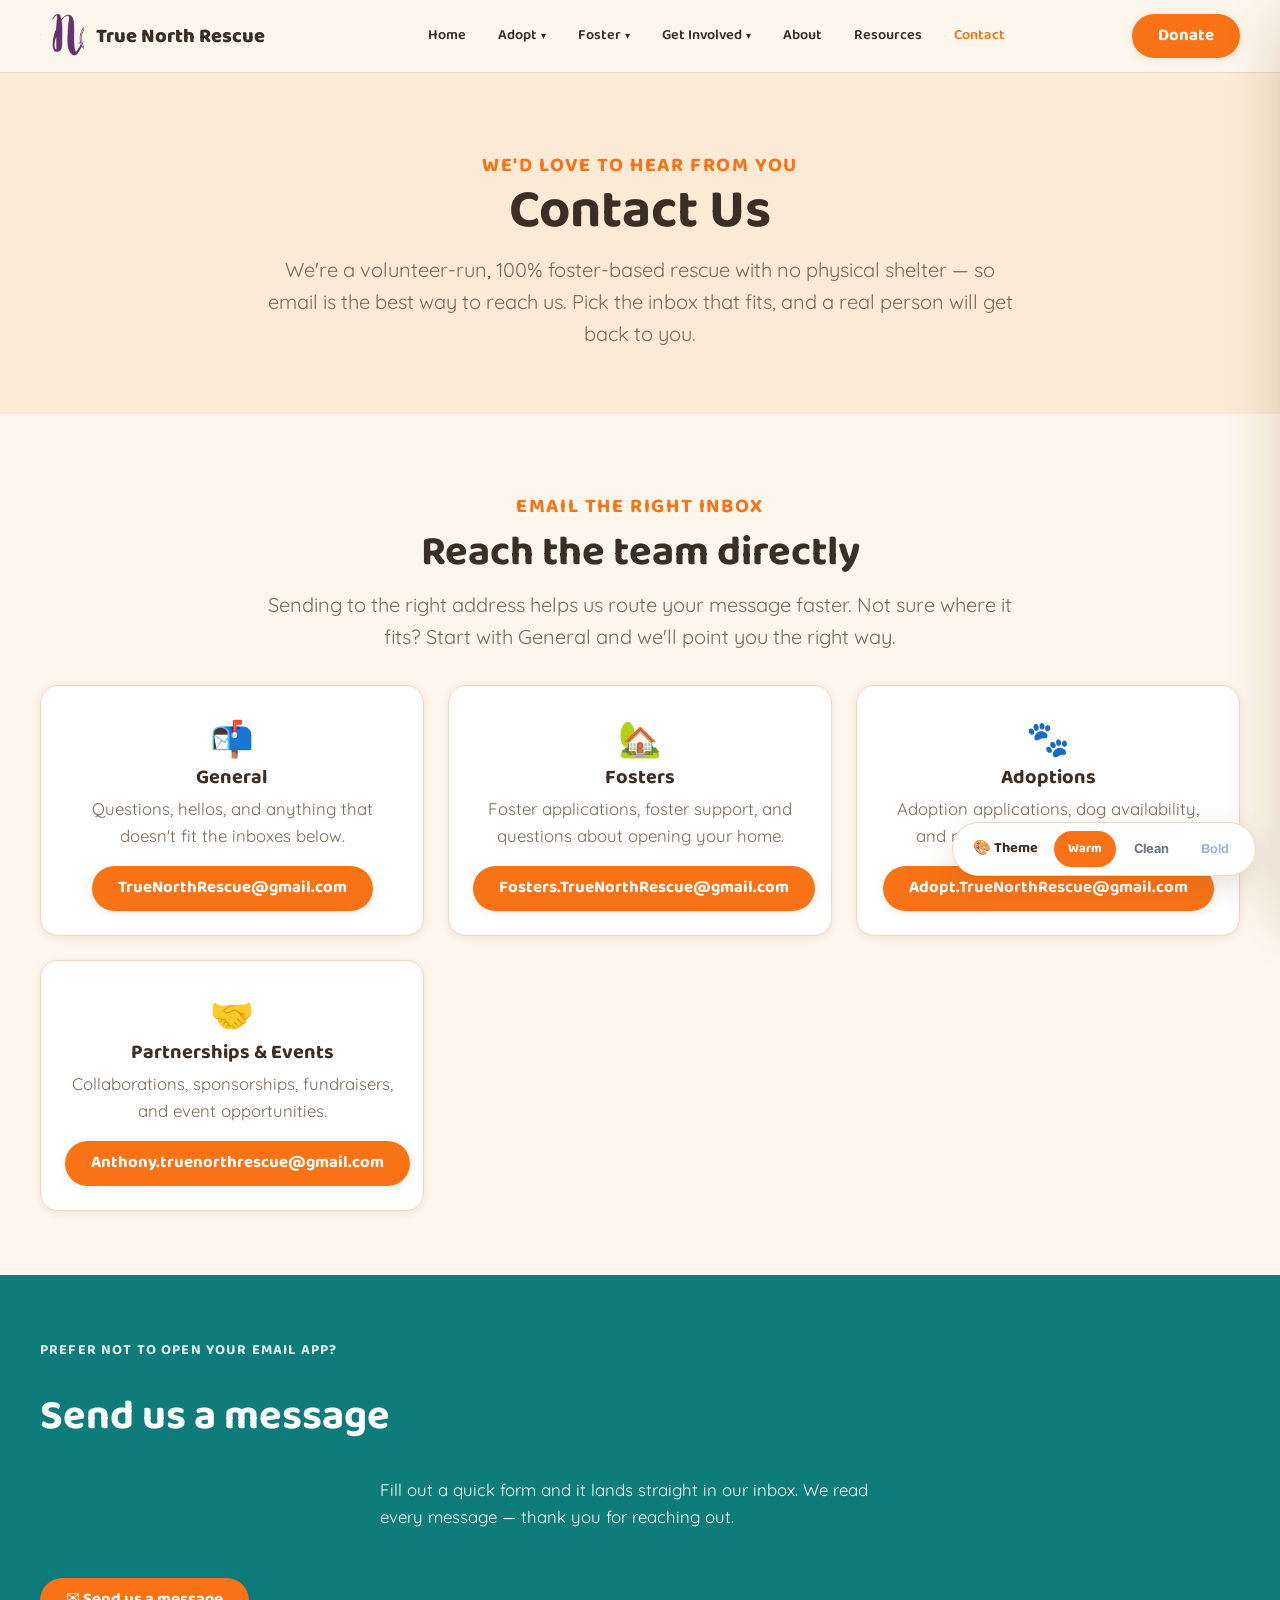
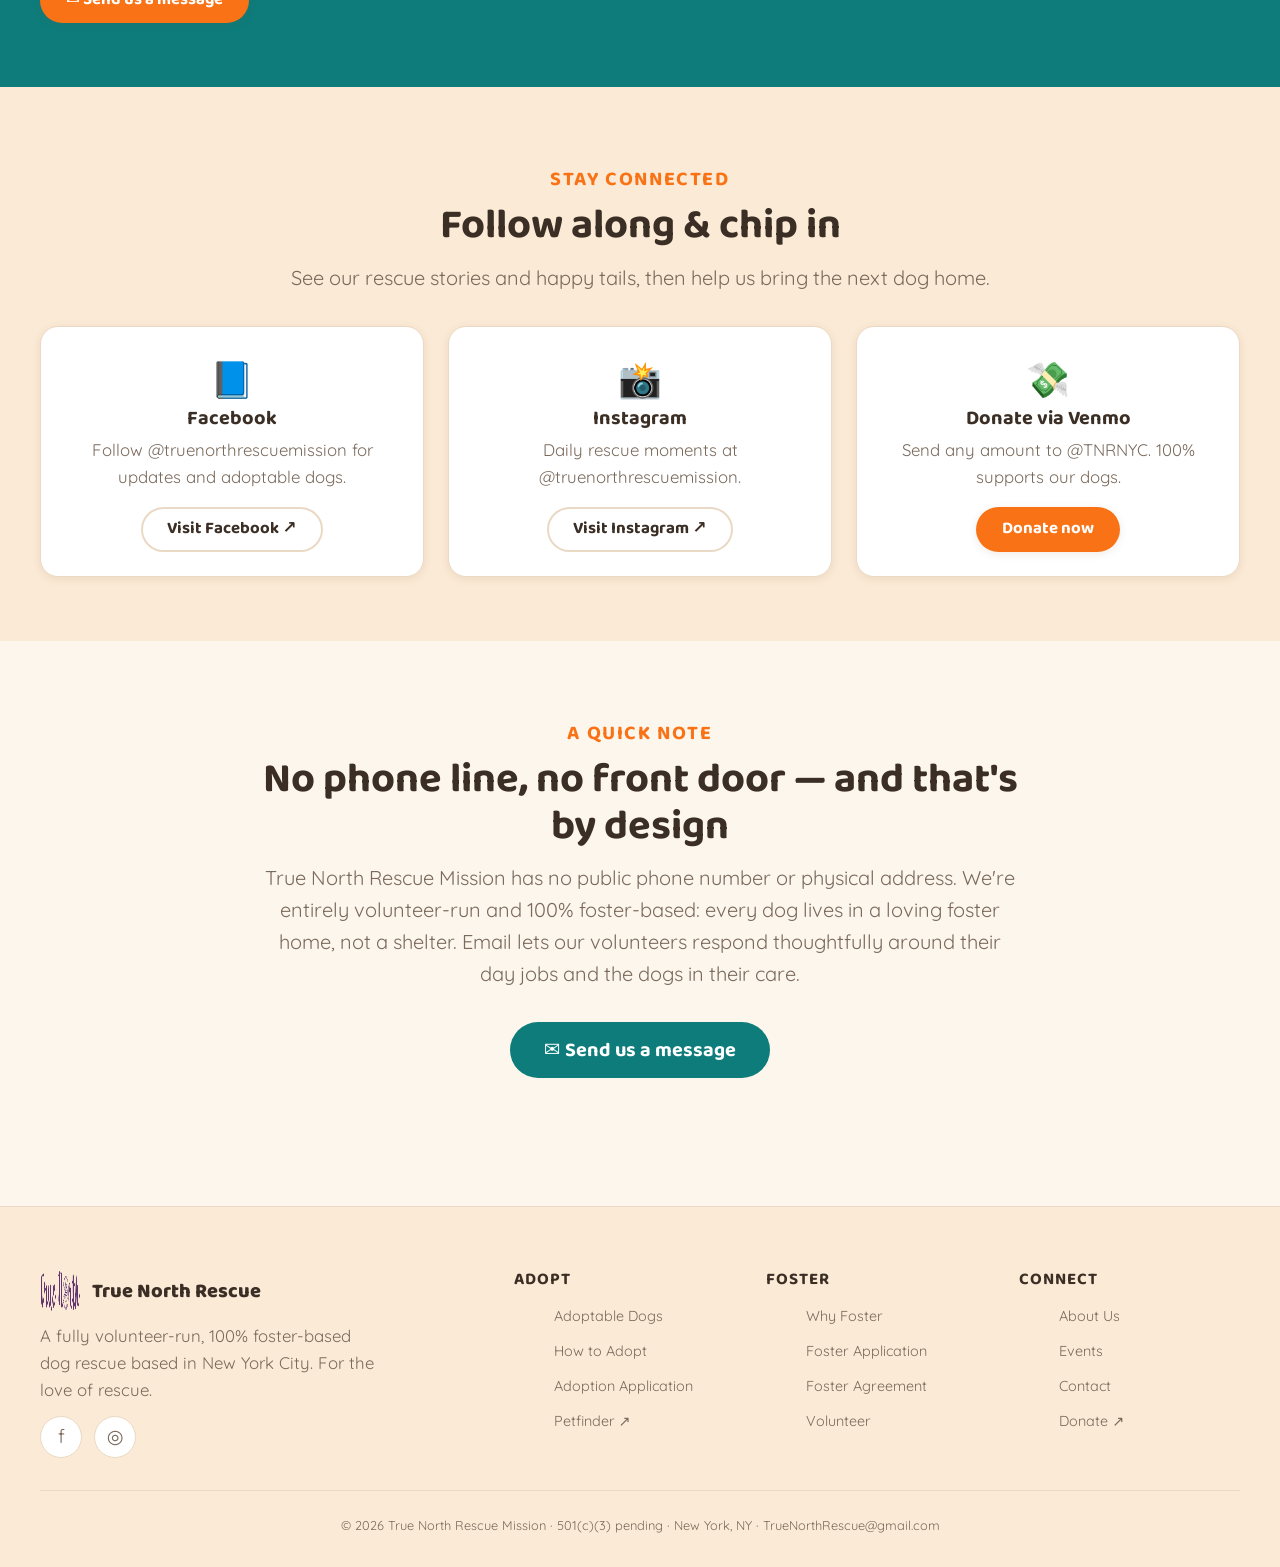
<file: contact.html>
<!DOCTYPE html>
<html lang="en" data-theme="warm">
<!--
  True North Rescue Mission — CONTACT PAGE
  ----------------------------------------
  Head, header/footer mounts, and the <script> block are copied
  verbatim from index.html (the canonical reference). Only <title>,
  <meta name="description">, data-page, and <main> differ.
  See CONTRACT.md for the full template.
-->
<head>
  <meta charset="UTF-8">
  <meta name="viewport" content="width=device-width, initial-scale=1.0">
  <title>Contact Us — True North Rescue Mission</title>
  <meta name="description" content="Get in touch with True North Rescue Mission — a volunteer-run, 100% foster-based NYC dog rescue. Email us about adoptions, fostering, partnerships, or events, follow along on social, or send us a message.">

  <!-- favicon: emoji via SVG data URI -->
  <link rel="icon" href="data:image/svg+xml,<svg xmlns='http://www.w3.org/2000/svg' viewBox='0 0 100 100'><text y='.9em' font-size='90'>🐾</text></svg>">

  <!-- Google Fonts (per-theme stacks) -->
  <link rel="preconnect" href="https://fonts.googleapis.com">
  <link rel="preconnect" href="https://fonts.gstatic.com" crossorigin>
  <link href="https://fonts.googleapis.com/css2?family=Archivo:wght@600;700;800;900&family=Baloo+2:wght@500;600;700;800&family=Inter:wght@400;500;600;700;800&family=Quicksand:wght@400;500;600;700&display=swap" rel="stylesheet">

  <link rel="stylesheet" href="assets/css/styles.css">

  <!-- theme.js loads first (in <head>) to set [data-theme] before paint, avoiding a flash -->
  <script src="assets/js/theme.js"></script>
</head>

<body data-page="contact">
  <!-- shared chrome injected by components.js -->
  <header id="site-header"></header>

  <main id="main">

    <!-- ===================== PAGE HERO ===================== -->
    <section class="page-hero">
      <div class="container">
        <p class="eyebrow">We'd love to hear from you</p>
        <h1>Contact Us</h1>
        <p>We're a volunteer-run, 100% foster-based rescue with no physical shelter — so email is the best way to reach us. Pick the inbox that fits, and a real person will get back to you.</p>
      </div>
    </section>

    <!-- ===================== EMAIL CONTACT CARDS ===================== -->
    <section class="section">
      <div class="container">
        <div class="section__head" data-reveal>
          <p class="eyebrow">Email the right inbox</p>
          <h2>Reach the team directly</h2>
          <p>Sending to the right address helps us route your message faster. Not sure where it fits? Start with General and we'll point you the right way.</p>
        </div>
        <div class="give-grid">
          <article class="card card--lift" data-reveal>
            <div class="card__body text-center">
              <div class="give__icon" aria-hidden="true">📬</div>
              <h3 class="card__title">General</h3>
              <p class="card__text">Questions, hellos, and anything that doesn't fit the inboxes below.</p>
              <a class="btn btn--primary" href="mailto:TrueNorthRescue@gmail.com" style="margin-top:1rem">TrueNorthRescue@gmail.com</a>
            </div>
          </article>
          <article class="card card--lift" data-reveal>
            <div class="card__body text-center">
              <div class="give__icon" aria-hidden="true">🏡</div>
              <h3 class="card__title">Fosters</h3>
              <p class="card__text">Foster applications, foster support, and questions about opening your home.</p>
              <a class="btn btn--primary" href="mailto:Fosters.TrueNorthRescue@gmail.com" style="margin-top:1rem">Fosters.TrueNorthRescue@gmail.com</a>
            </div>
          </article>
          <article class="card card--lift" data-reveal>
            <div class="card__body text-center">
              <div class="give__icon" aria-hidden="true">🐾</div>
              <h3 class="card__title">Adoptions</h3>
              <p class="card__text">Adoption applications, dog availability, and meet-and-greet coordination.</p>
              <a class="btn btn--primary" href="mailto:Adopt.TrueNorthRescue@gmail.com" style="margin-top:1rem">Adopt.TrueNorthRescue@gmail.com</a>
            </div>
          </article>
          <article class="card card--lift" data-reveal>
            <div class="card__body text-center">
              <div class="give__icon" aria-hidden="true">🤝</div>
              <h3 class="card__title">Partnerships &amp; Events</h3>
              <p class="card__text">Collaborations, sponsorships, fundraisers, and event opportunities.</p>
              <a class="btn btn--primary" href="mailto:Anthony.truenorthrescue@gmail.com" style="margin-top:1rem">Anthony.truenorthrescue@gmail.com</a>
            </div>
          </article>
        </div>
      </div>
    </section>

    <!-- ===================== SEND A MESSAGE BAND ===================== -->
    <section class="band band--accent">
      <div class="container">
        <div class="band__inner">
          <p class="eyebrow" style="color:inherit;opacity:.85">Prefer not to open your email app?</p>
          <h2>Send us a message</h2>
          <p style="margin-top:.75rem;max-width:52ch;margin-inline:auto">Fill out a quick form and it lands straight in our inbox. We read every message — thank you for reaching out.</p>
          <div class="band__cta">
            <button class="btn btn--primary" data-open-modal="contact">✉️ Send us a message</button>
          </div>
        </div>
      </div>
    </section>

    <!-- ===================== CONNECT (SOCIAL + DONATE) ===================== -->
    <section class="section section--alt">
      <div class="container">
        <div class="section__head" data-reveal>
          <p class="eyebrow">Stay connected</p>
          <h2>Follow along &amp; chip in</h2>
          <p>See our rescue stories and happy tails, then help us bring the next dog home.</p>
        </div>
        <div class="give-grid">
          <article class="card card--lift" data-reveal>
            <div class="card__body text-center">
              <div class="give__icon" aria-hidden="true">📘</div>
              <h3 class="card__title">Facebook</h3>
              <p class="card__text">Follow @truenorthrescuemission for updates and adoptable dogs.</p>
              <a class="btn btn--ghost" href="https://www.facebook.com/TrueNorthRescue/" target="_blank" rel="noopener" style="margin-top:1rem">Visit Facebook ↗</a>
            </div>
          </article>
          <article class="card card--lift" data-reveal>
            <div class="card__body text-center">
              <div class="give__icon" aria-hidden="true">📸</div>
              <h3 class="card__title">Instagram</h3>
              <p class="card__text">Daily rescue moments at @truenorthrescuemission.</p>
              <a class="btn btn--ghost" href="https://www.instagram.com/truenorthrescuemission/" target="_blank" rel="noopener" style="margin-top:1rem">Visit Instagram ↗</a>
            </div>
          </article>
          <article class="card card--lift" data-reveal>
            <div class="card__body text-center">
              <div class="give__icon" aria-hidden="true">💸</div>
              <h3 class="card__title">Donate via Venmo</h3>
              <p class="card__text">Send any amount to @TNRNYC. 100% supports our dogs.</p>
              <a class="btn btn--primary" href="https://venmo.com/TNRNYC" target="_blank" rel="noopener" style="margin-top:1rem">Donate now</a>
            </div>
          </article>
        </div>
      </div>
    </section>

    <!-- ===================== HOW WE WORK NOTE ===================== -->
    <section class="section">
      <div class="container">
        <div class="section__head" data-reveal>
          <p class="eyebrow">A quick note</p>
          <h2>No phone line, no front door — and that's by design</h2>
          <p>True North Rescue Mission has no public phone number or physical address. We're entirely volunteer-run and 100% foster-based: every dog lives in a loving foster home, not a shelter. Email lets our volunteers respond thoughtfully around their day jobs and the dogs in their care.</p>
        </div>
        <div class="text-center" style="margin-top:1rem" data-reveal>
          <button class="btn btn--accent btn--lg" data-open-modal="contact">✉️ Send us a message</button>
        </div>
      </div>
    </section>

  </main>

  <!-- shared chrome injected by components.js -->
  <footer id="site-footer"></footer>

  <!-- ===================== SCRIPTS (order matters) =====================
       1. components.js  — header/nav/footer/theme-pill + calls TNRForms.mount()
       2. forms.js       — modal engine (mounted by components.js)
       3. pets.js        — adoptable dogs grid
       4. reveal.js      — scroll-reveal + counters
       theme.js is already loaded in <head>.
  -->
  <script src="assets/js/forms.js"></script>
  <script src="assets/js/components.js"></script>
  <script src="assets/js/pets.js"></script>
  <script src="assets/js/reveal.js"></script>
</body>
</html>
</file>
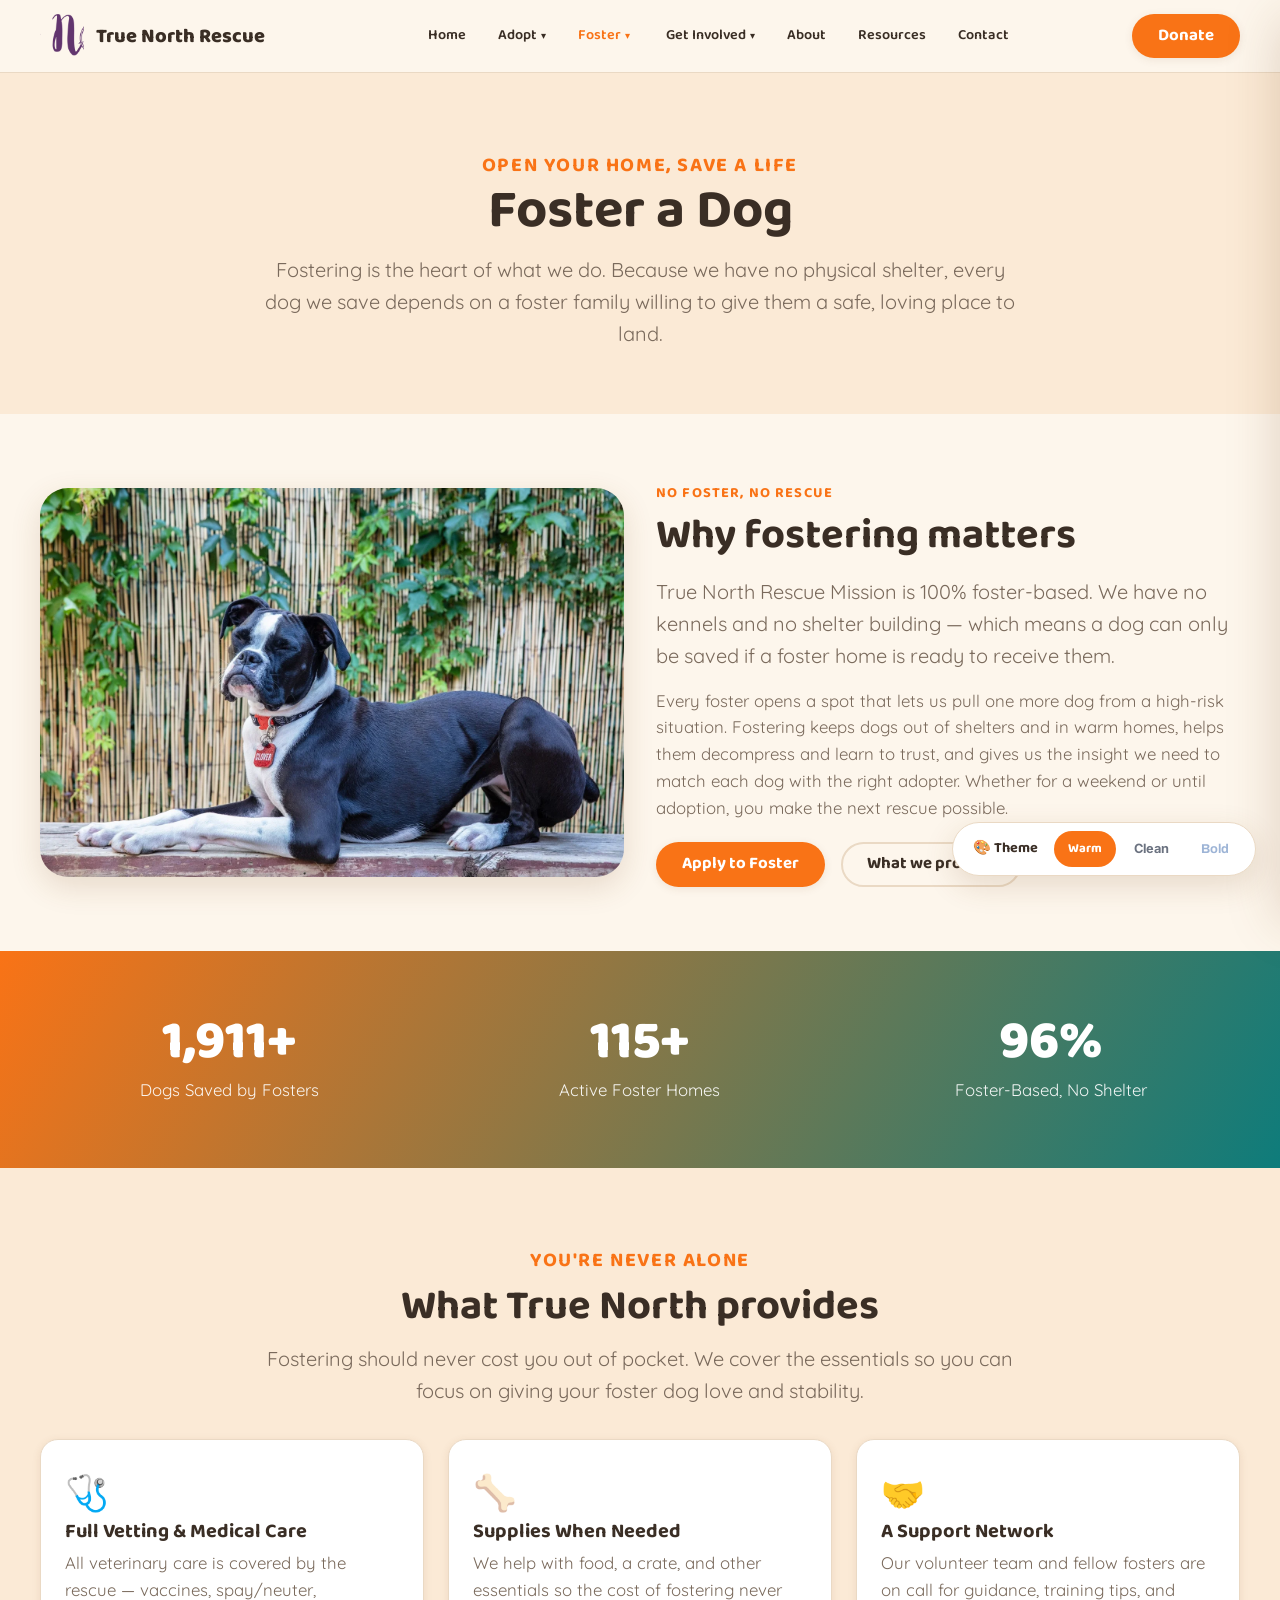
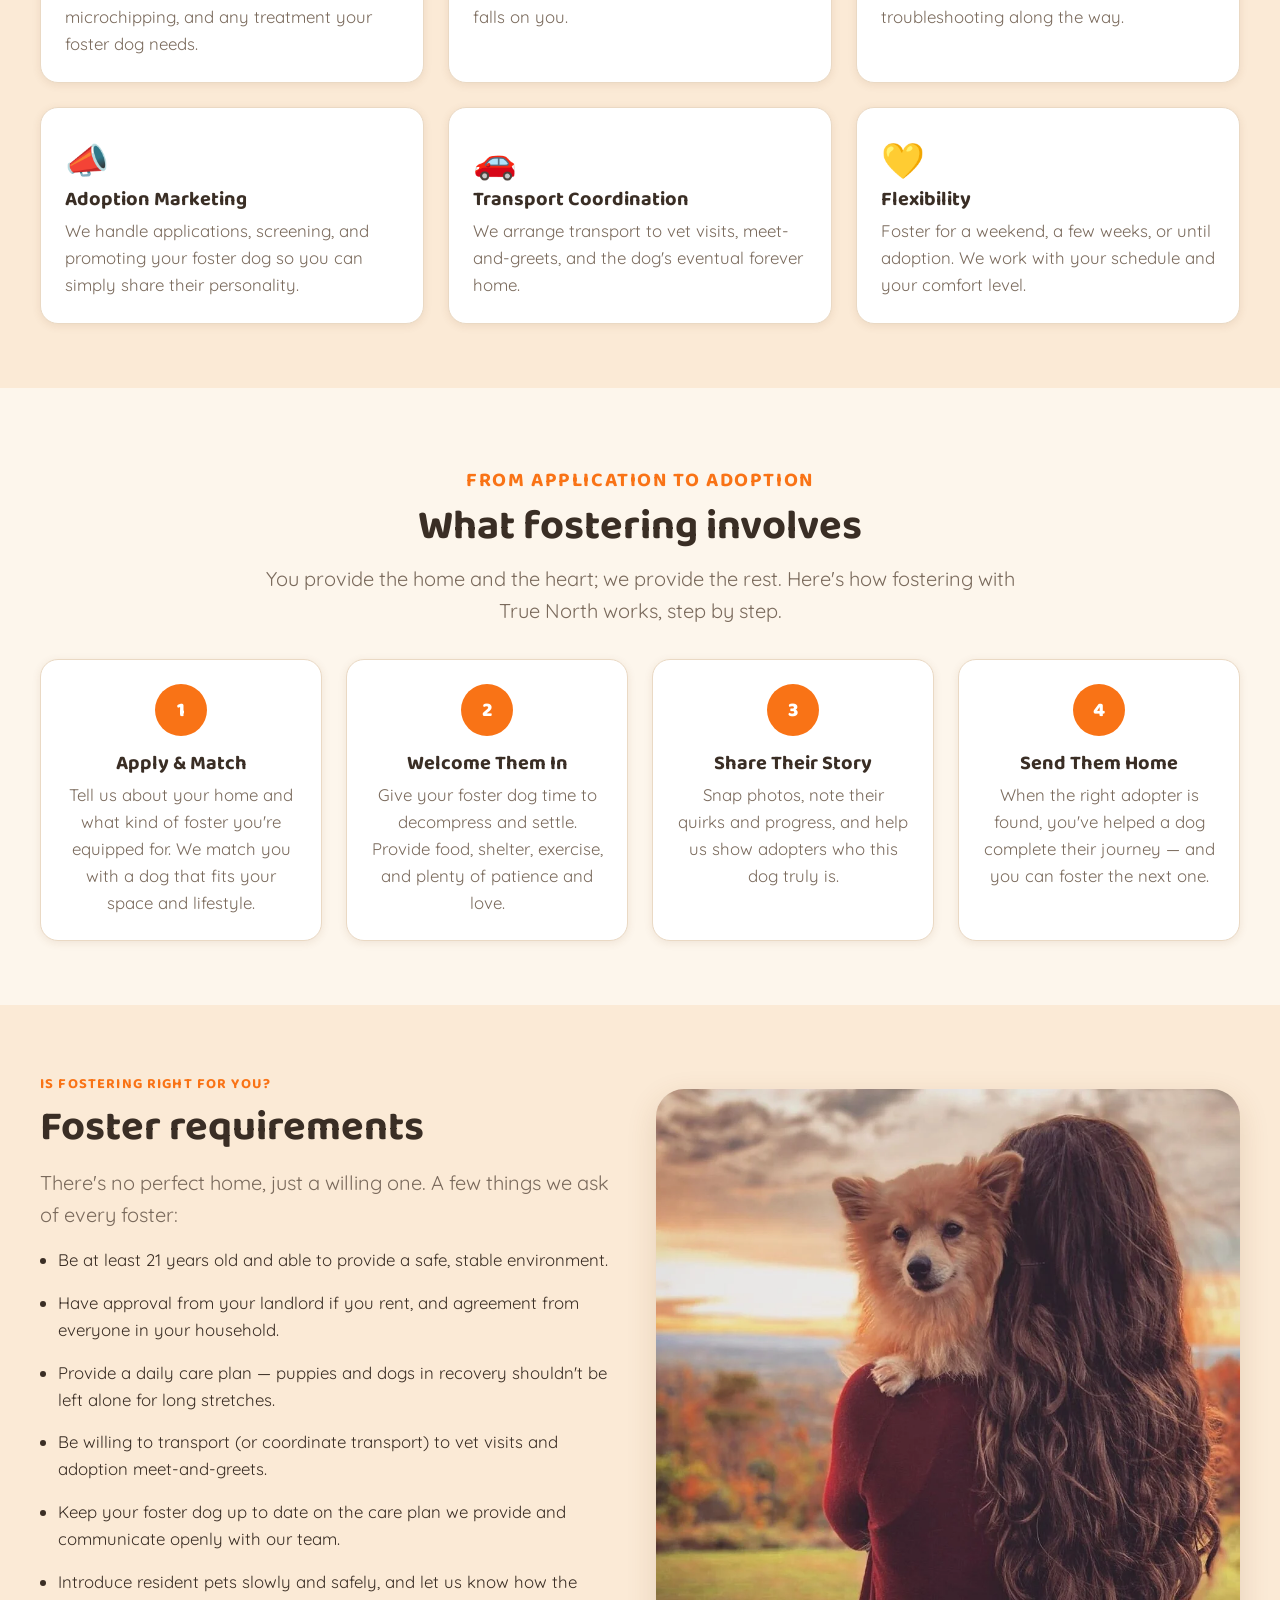
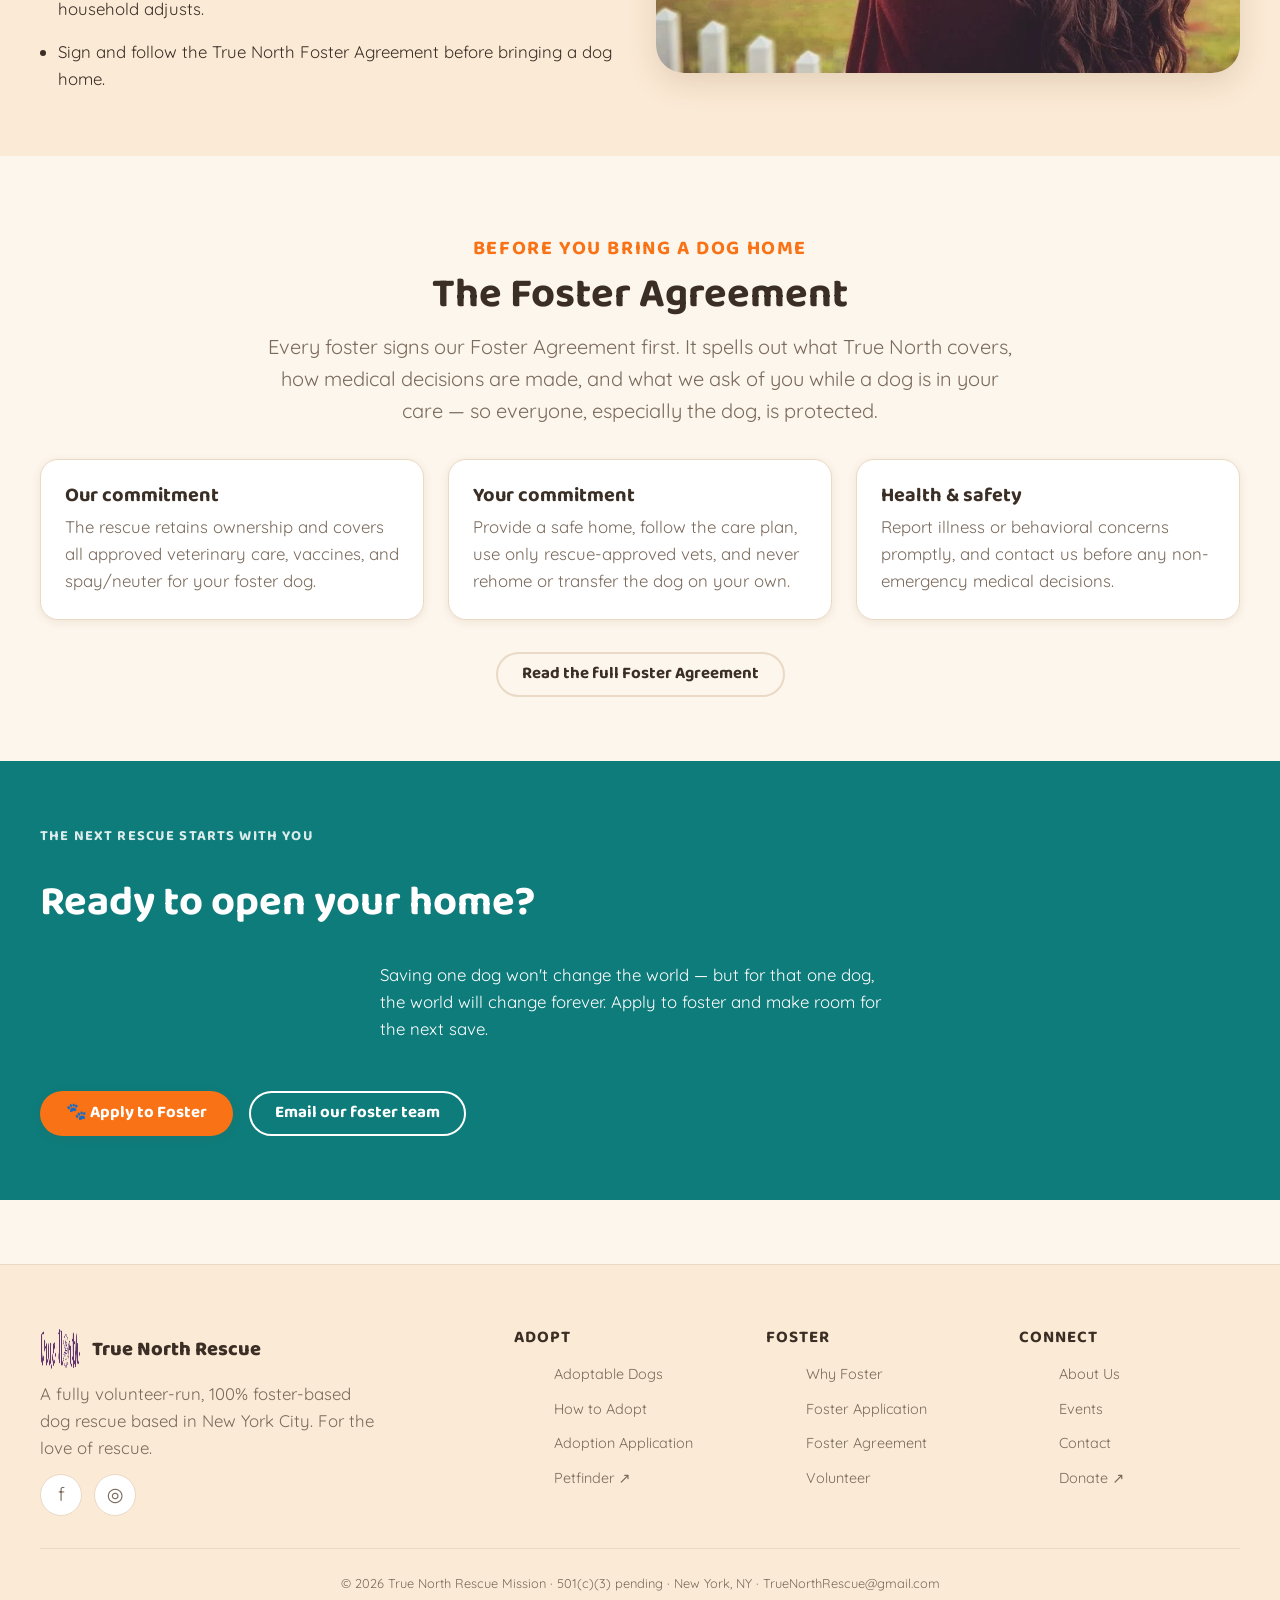
<file: foster.html>
<!DOCTYPE html>
<html lang="en" data-theme="warm">
<!--
  True North Rescue Mission — FOSTER PAGE
  ---------------------------------------
  Head, header/footer mounts, and script block copied verbatim from
  index.html (the canonical reference). Only <title>, <meta description>,
  data-page, and <main> contents differ. See CONTRACT.md.
  No build step — plain HTML/CSS/JS for GitHub Pages.
-->
<head>
  <meta charset="UTF-8">
  <meta name="viewport" content="width=device-width, initial-scale=1.0">
  <title>Foster a Dog — True North Rescue Mission</title>
  <meta name="description" content="Fostering is the heart of True North Rescue Mission. With no physical shelter, every dog we save depends on a foster home. Learn what we provide, what fostering involves, and apply to foster today.">

  <!-- favicon: emoji via SVG data URI -->
  <link rel="icon" href="data:image/svg+xml,<svg xmlns='http://www.w3.org/2000/svg' viewBox='0 0 100 100'><text y='.9em' font-size='90'>🐾</text></svg>">

  <!-- Google Fonts (per-theme stacks) -->
  <link rel="preconnect" href="https://fonts.googleapis.com">
  <link rel="preconnect" href="https://fonts.gstatic.com" crossorigin>
  <link href="https://fonts.googleapis.com/css2?family=Archivo:wght@600;700;800;900&family=Baloo+2:wght@500;600;700;800&family=Inter:wght@400;500;600;700;800&family=Quicksand:wght@400;500;600;700&display=swap" rel="stylesheet">

  <link rel="stylesheet" href="assets/css/styles.css">

  <!-- theme.js loads first (in <head>) to set [data-theme] before paint, avoiding a flash -->
  <script src="assets/js/theme.js"></script>
</head>

<body data-page="foster">
  <!-- shared chrome injected by components.js -->
  <header id="site-header"></header>

  <main id="main">

    <!-- ===================== PAGE HERO ===================== -->
    <section class="page-hero">
      <div class="container">
        <p class="eyebrow">Open your home, save a life</p>
        <h1>Foster a Dog</h1>
        <p>Fostering is the heart of what we do. Because we have no physical shelter, every dog we save depends on a foster family willing to give them a safe, loving place to land.</p>
      </div>
    </section>

    <!-- ===================== WHY FOSTERING MATTERS ===================== -->
    <section class="section">
      <div class="container">
        <div class="split">
          <div class="split__media" data-reveal="left">
            <img src="assets/img/dog-2.webp" alt="A rescued dog relaxing in a cozy foster home">
          </div>
          <div data-reveal="right">
            <p class="eyebrow">No foster, no rescue</p>
            <h2>Why fostering matters</h2>
            <p class="lead" style="margin-block:1rem">True North Rescue Mission is 100% foster-based. We have no kennels and no shelter building — which means a dog can only be saved if a foster home is ready to receive them.</p>
            <p>Every foster opens a spot that lets us pull one more dog from a high-risk situation. Fostering keeps dogs out of shelters and in warm homes, helps them decompress and learn to trust, and gives us the insight we need to match each dog with the right adopter. Whether for a weekend or until adoption, you make the next rescue possible.</p>
            <div class="band__cta" style="margin-top:1.25rem">
              <button class="btn btn--primary" data-open-modal="foster">Apply to Foster</button>
              <a class="btn btn--ghost" href="#what-we-provide">What we provide</a>
            </div>
          </div>
        </div>
      </div>
    </section>

    <!-- ===================== IMPACT STATS BAND ===================== -->
    <section class="band stats">
      <div class="container">
        <div class="stats__grid">
          <div data-reveal>
            <div class="stat__num"><span data-count="2000" data-suffix="+">0</span></div>
            <div class="stat__label">Dogs Saved by Fosters</div>
          </div>
          <div data-reveal>
            <div class="stat__num"><span data-count="120" data-suffix="+">0</span></div>
            <div class="stat__label">Active Foster Homes</div>
          </div>
          <div data-reveal>
            <div class="stat__num"><span data-count="100" data-suffix="%">0</span></div>
            <div class="stat__label">Foster-Based, No Shelter</div>
          </div>
        </div>
      </div>
    </section>

    <!-- ===================== WHAT TNR PROVIDES ===================== -->
    <section class="section section--alt" id="what-we-provide">
      <div class="container">
        <div class="section__head" data-reveal>
          <p class="eyebrow">You're never alone</p>
          <h2>What True North provides</h2>
          <p>Fostering should never cost you out of pocket. We cover the essentials so you can focus on giving your foster dog love and stability.</p>
        </div>
        <div class="grid grid--3">
          <article class="card card--lift" data-reveal>
            <div class="card__body">
              <div class="give__icon" aria-hidden="true">🩺</div>
              <h3 class="card__title">Full Vetting &amp; Medical Care</h3>
              <p class="card__text">All veterinary care is covered by the rescue — vaccines, spay/neuter, microchipping, and any treatment your foster dog needs.</p>
            </div>
          </article>
          <article class="card card--lift" data-reveal>
            <div class="card__body">
              <div class="give__icon" aria-hidden="true">🦴</div>
              <h3 class="card__title">Supplies When Needed</h3>
              <p class="card__text">We help with food, a crate, and other essentials so the cost of fostering never falls on you.</p>
            </div>
          </article>
          <article class="card card--lift" data-reveal>
            <div class="card__body">
              <div class="give__icon" aria-hidden="true">🤝</div>
              <h3 class="card__title">A Support Network</h3>
              <p class="card__text">Our volunteer team and fellow fosters are on call for guidance, training tips, and troubleshooting along the way.</p>
            </div>
          </article>
          <article class="card card--lift" data-reveal>
            <div class="card__body">
              <div class="give__icon" aria-hidden="true">📣</div>
              <h3 class="card__title">Adoption Marketing</h3>
              <p class="card__text">We handle applications, screening, and promoting your foster dog so you can simply share their personality.</p>
            </div>
          </article>
          <article class="card card--lift" data-reveal>
            <div class="card__body">
              <div class="give__icon" aria-hidden="true">🚗</div>
              <h3 class="card__title">Transport Coordination</h3>
              <p class="card__text">We arrange transport to vet visits, meet-and-greets, and the dog's eventual forever home.</p>
            </div>
          </article>
          <article class="card card--lift" data-reveal>
            <div class="card__body">
              <div class="give__icon" aria-hidden="true">💛</div>
              <h3 class="card__title">Flexibility</h3>
              <p class="card__text">Foster for a weekend, a few weeks, or until adoption. We work with your schedule and your comfort level.</p>
            </div>
          </article>
        </div>
      </div>
    </section>

    <!-- ===================== WHAT FOSTERING INVOLVES ===================== -->
    <section class="section">
      <div class="container">
        <div class="section__head" data-reveal>
          <p class="eyebrow">From application to adoption</p>
          <h2>What fostering involves</h2>
          <p>You provide the home and the heart; we provide the rest. Here's how fostering with True North works, step by step.</p>
        </div>
        <div class="grid grid--4">
          <article class="card step" data-reveal>
            <div class="card__body">
              <div class="step__num">1</div>
              <h3 class="card__title">Apply &amp; Match</h3>
              <p class="card__text">Tell us about your home and what kind of foster you're equipped for. We match you with a dog that fits your space and lifestyle.</p>
            </div>
          </article>
          <article class="card step" data-reveal>
            <div class="card__body">
              <div class="step__num">2</div>
              <h3 class="card__title">Welcome Them In</h3>
              <p class="card__text">Give your foster dog time to decompress and settle. Provide food, shelter, exercise, and plenty of patience and love.</p>
            </div>
          </article>
          <article class="card step" data-reveal>
            <div class="card__body">
              <div class="step__num">3</div>
              <h3 class="card__title">Share Their Story</h3>
              <p class="card__text">Snap photos, note their quirks and progress, and help us show adopters who this dog truly is.</p>
            </div>
          </article>
          <article class="card step" data-reveal>
            <div class="card__body">
              <div class="step__num">4</div>
              <h3 class="card__title">Send Them Home</h3>
              <p class="card__text">When the right adopter is found, you've helped a dog complete their journey — and you can foster the next one.</p>
            </div>
          </article>
        </div>
      </div>
    </section>

    <!-- ===================== FOSTER REQUIREMENTS ===================== -->
    <section class="section section--alt" id="requirements">
      <div class="container">
        <div class="split">
          <div data-reveal="left">
            <p class="eyebrow">Is fostering right for you?</p>
            <h2>Foster requirements</h2>
            <p class="lead" style="margin-block:1rem">There's no perfect home, just a willing one. A few things we ask of every foster:</p>
            <ul class="stack" style="padding-left:1.1rem">
              <li>Be at least 21 years old and able to provide a safe, stable environment.</li>
              <li>Have approval from your landlord if you rent, and agreement from everyone in your household.</li>
              <li>Provide a daily care plan — puppies and dogs in recovery shouldn't be left alone for long stretches.</li>
              <li>Be willing to transport (or coordinate transport) to vet visits and adoption meet-and-greets.</li>
              <li>Keep your foster dog up to date on the care plan we provide and communicate openly with our team.</li>
              <li>Introduce resident pets slowly and safely, and let us know how the household adjusts.</li>
              <li>Sign and follow the True North Foster Agreement before bringing a dog home.</li>
            </ul>
          </div>
          <div class="split__media" data-reveal="right">
            <img src="assets/img/dog-6.webp" alt="A foster volunteer sitting with a happy rescue dog">
          </div>
        </div>
      </div>
    </section>

    <!-- ===================== FOSTER AGREEMENT ===================== -->
    <section class="section" id="foster-agreement">
      <div class="container">
        <div class="section__head" data-reveal>
          <p class="eyebrow">Before you bring a dog home</p>
          <h2>The Foster Agreement</h2>
          <p>Every foster signs our Foster Agreement first. It spells out what True North covers, how medical decisions are made, and what we ask of you while a dog is in your care — so everyone, especially the dog, is protected.</p>
        </div>
        <div class="grid grid--3">
          <article class="card" data-reveal>
            <div class="card__body">
              <h3 class="card__title">Our commitment</h3>
              <p class="card__text">The rescue retains ownership and covers all approved veterinary care, vaccines, and spay/neuter for your foster dog.</p>
            </div>
          </article>
          <article class="card" data-reveal>
            <div class="card__body">
              <h3 class="card__title">Your commitment</h3>
              <p class="card__text">Provide a safe home, follow the care plan, use only rescue-approved vets, and never rehome or transfer the dog on your own.</p>
            </div>
          </article>
          <article class="card" data-reveal>
            <div class="card__body">
              <h3 class="card__title">Health &amp; safety</h3>
              <p class="card__text">Report illness or behavioral concerns promptly, and contact us before any non-emergency medical decisions.</p>
            </div>
          </article>
        </div>
        <div class="text-center" style="margin-top:2rem" data-reveal>
          <a class="btn btn--ghost" href="foster.html#foster-agreement">Read the full Foster Agreement</a>
        </div>
      </div>
    </section>

    <!-- ===================== APPLY CTA BAND ===================== -->
    <section class="band band--accent">
      <div class="container">
        <div class="band__inner">
          <p class="eyebrow" style="color:inherit;opacity:.85">The next rescue starts with you</p>
          <h2>Ready to open your home?</h2>
          <p style="margin-top:.75rem;max-width:52ch;margin-inline:auto">Saving one dog won't change the world — but for that one dog, the world will change forever. Apply to foster and make room for the next save.</p>
          <div class="band__cta">
            <button class="btn btn--primary" data-open-modal="foster">🐾 Apply to Foster</button>
            <a class="btn btn--ghost" href="mailto:Fosters.TrueNorthRescue@gmail.com" style="color:inherit;border-color:currentColor">Email our foster team</a>
          </div>
        </div>
      </div>
    </section>

  </main>

  <!-- shared chrome injected by components.js -->
  <footer id="site-footer"></footer>

  <!-- ===================== SCRIPTS (order matters) =====================
       1. components.js  — header/nav/footer/theme-pill + calls TNRForms.mount()
       2. forms.js       — modal engine (mounted by components.js)
       3. pets.js        — adoptable dogs grid
       4. reveal.js      — scroll-reveal + counters
       theme.js is already loaded in <head>.
  -->
  <script src="assets/js/forms.js"></script>
  <script src="assets/js/components.js"></script>
  <script src="assets/js/pets.js"></script>
  <script src="assets/js/reveal.js"></script>
</body>
</html>
</file>
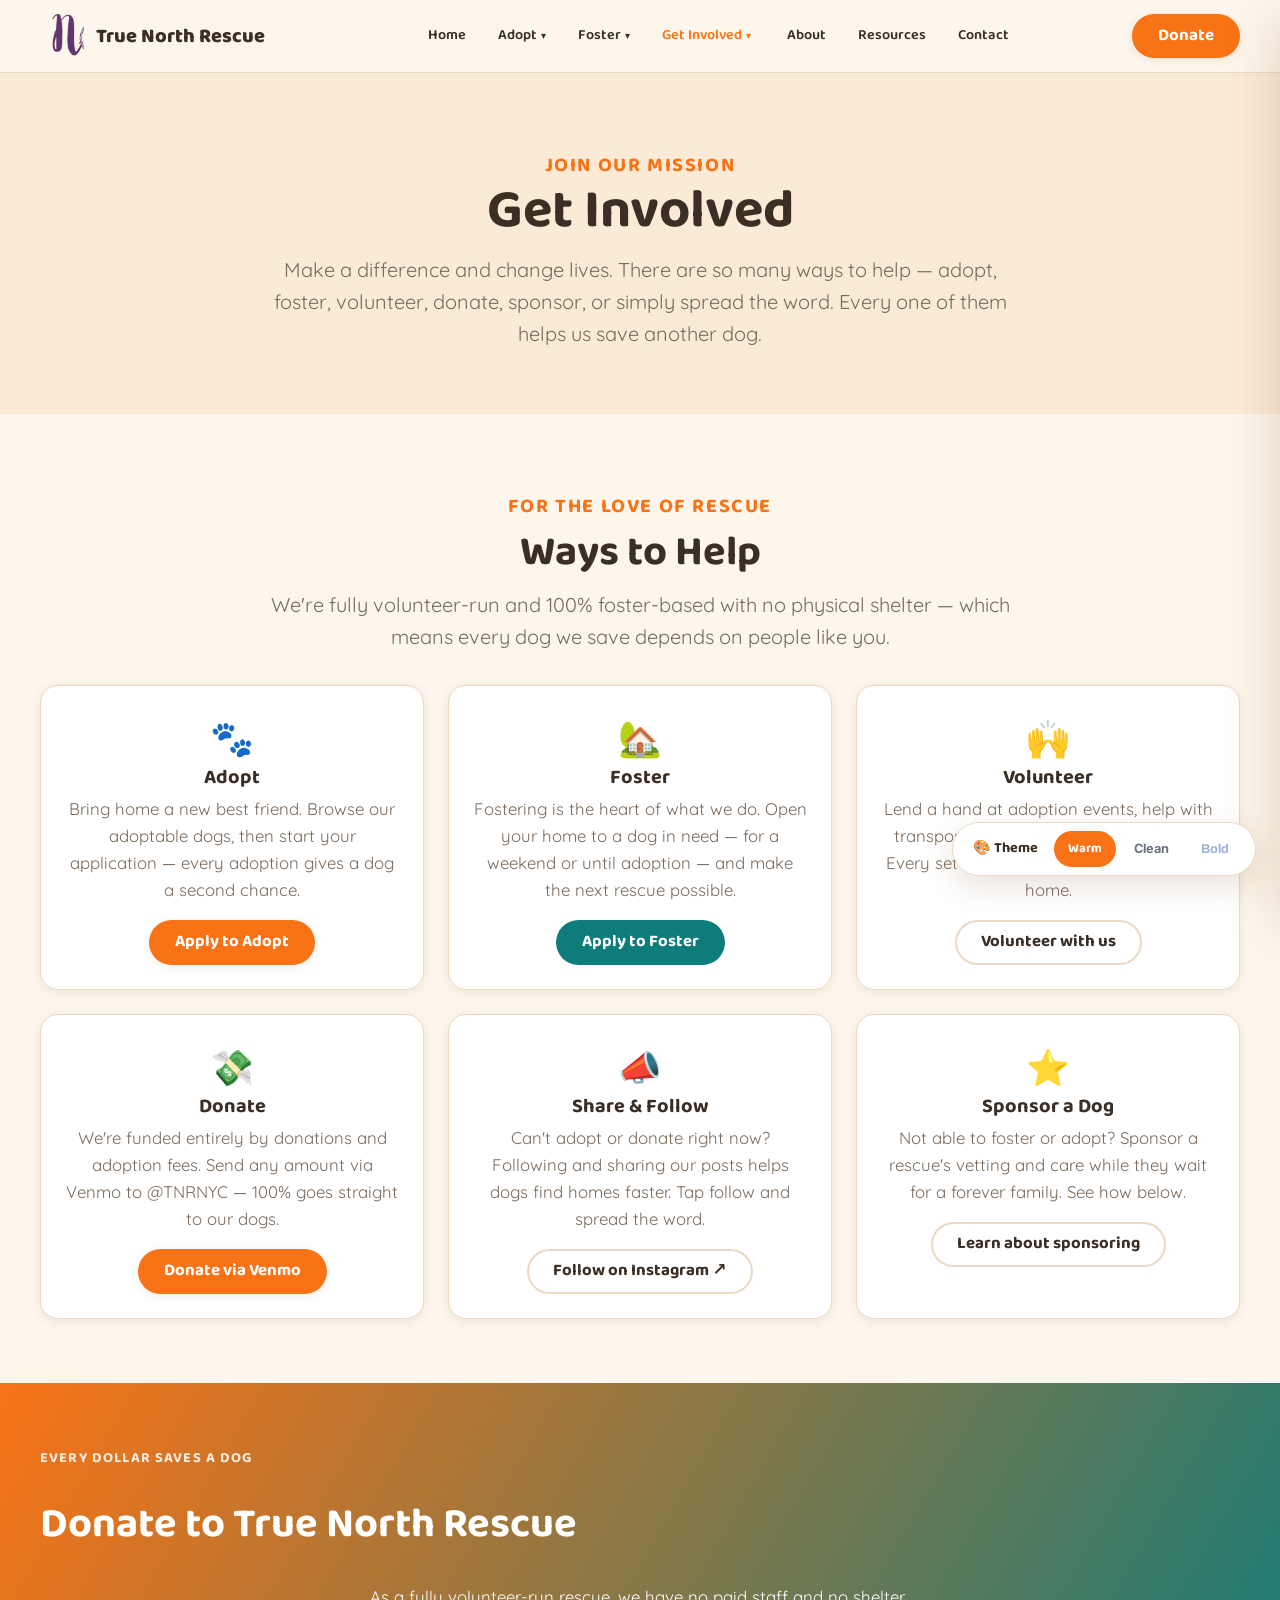
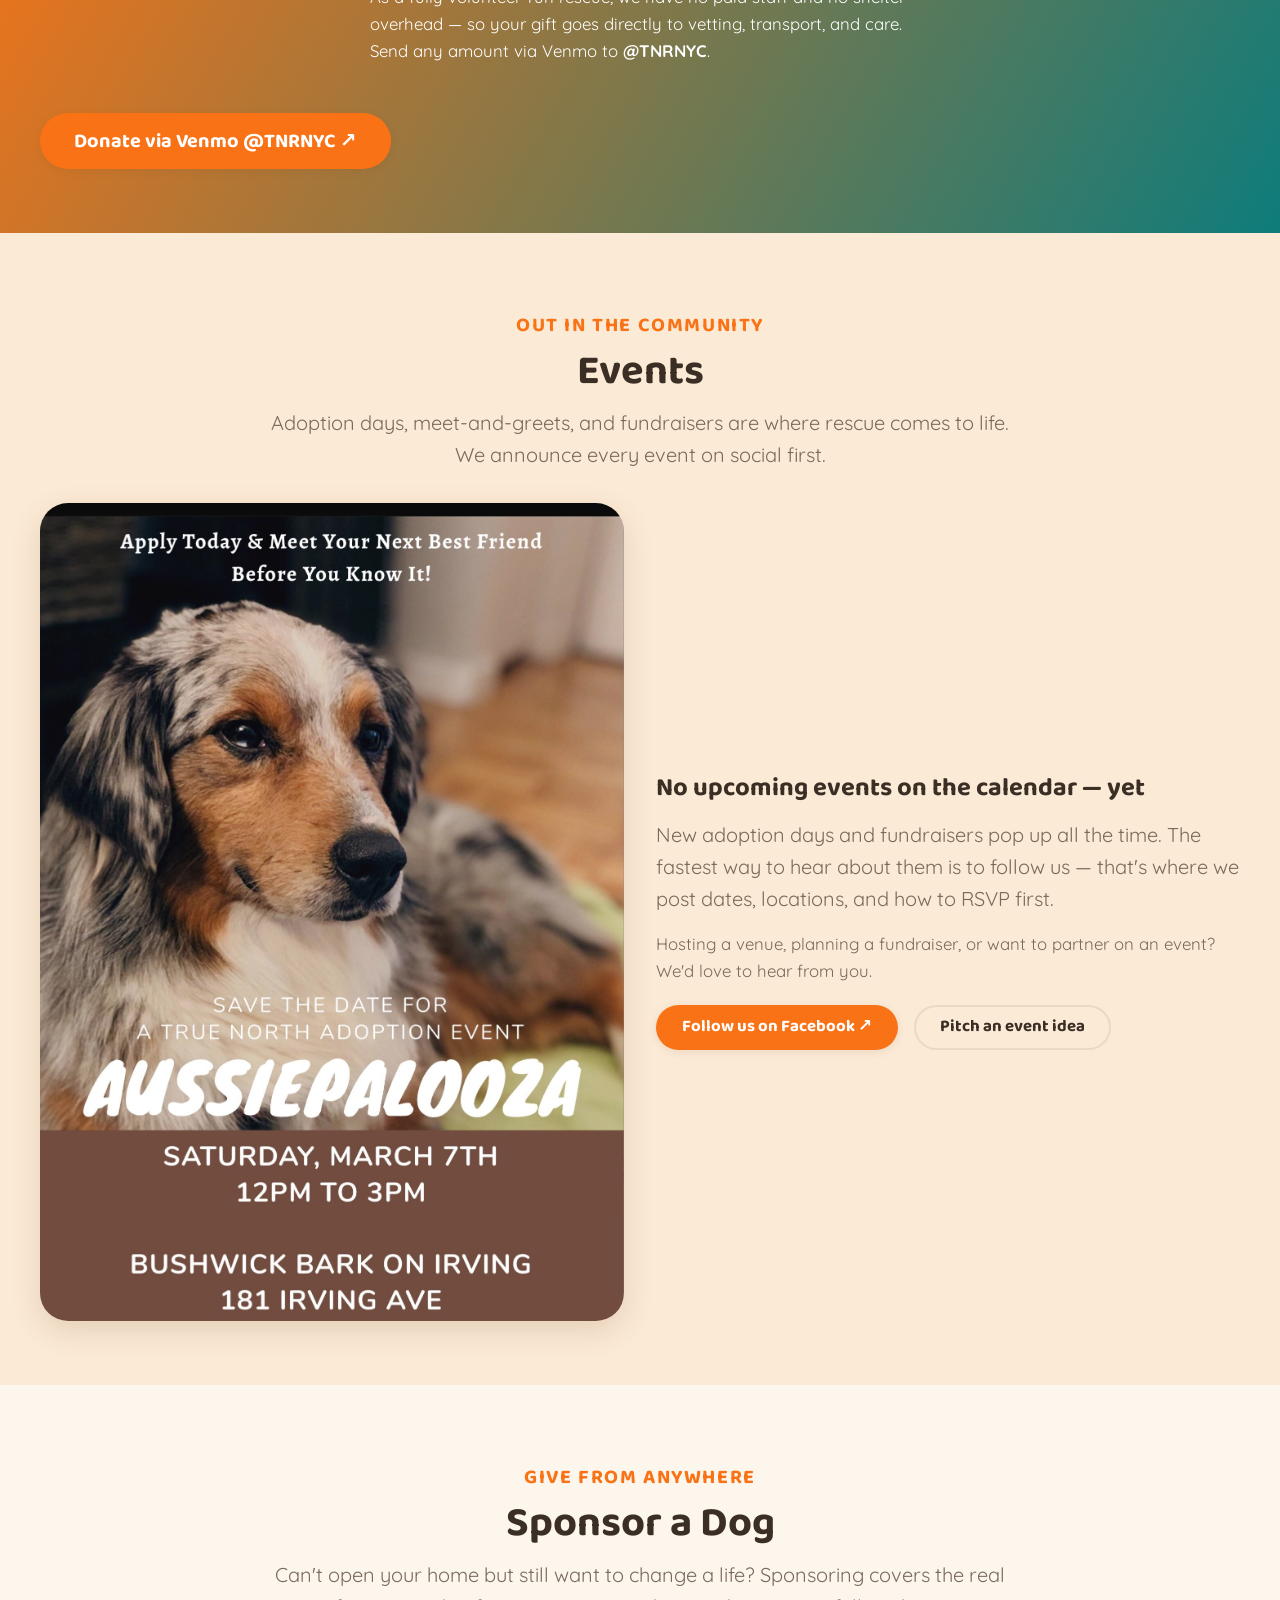
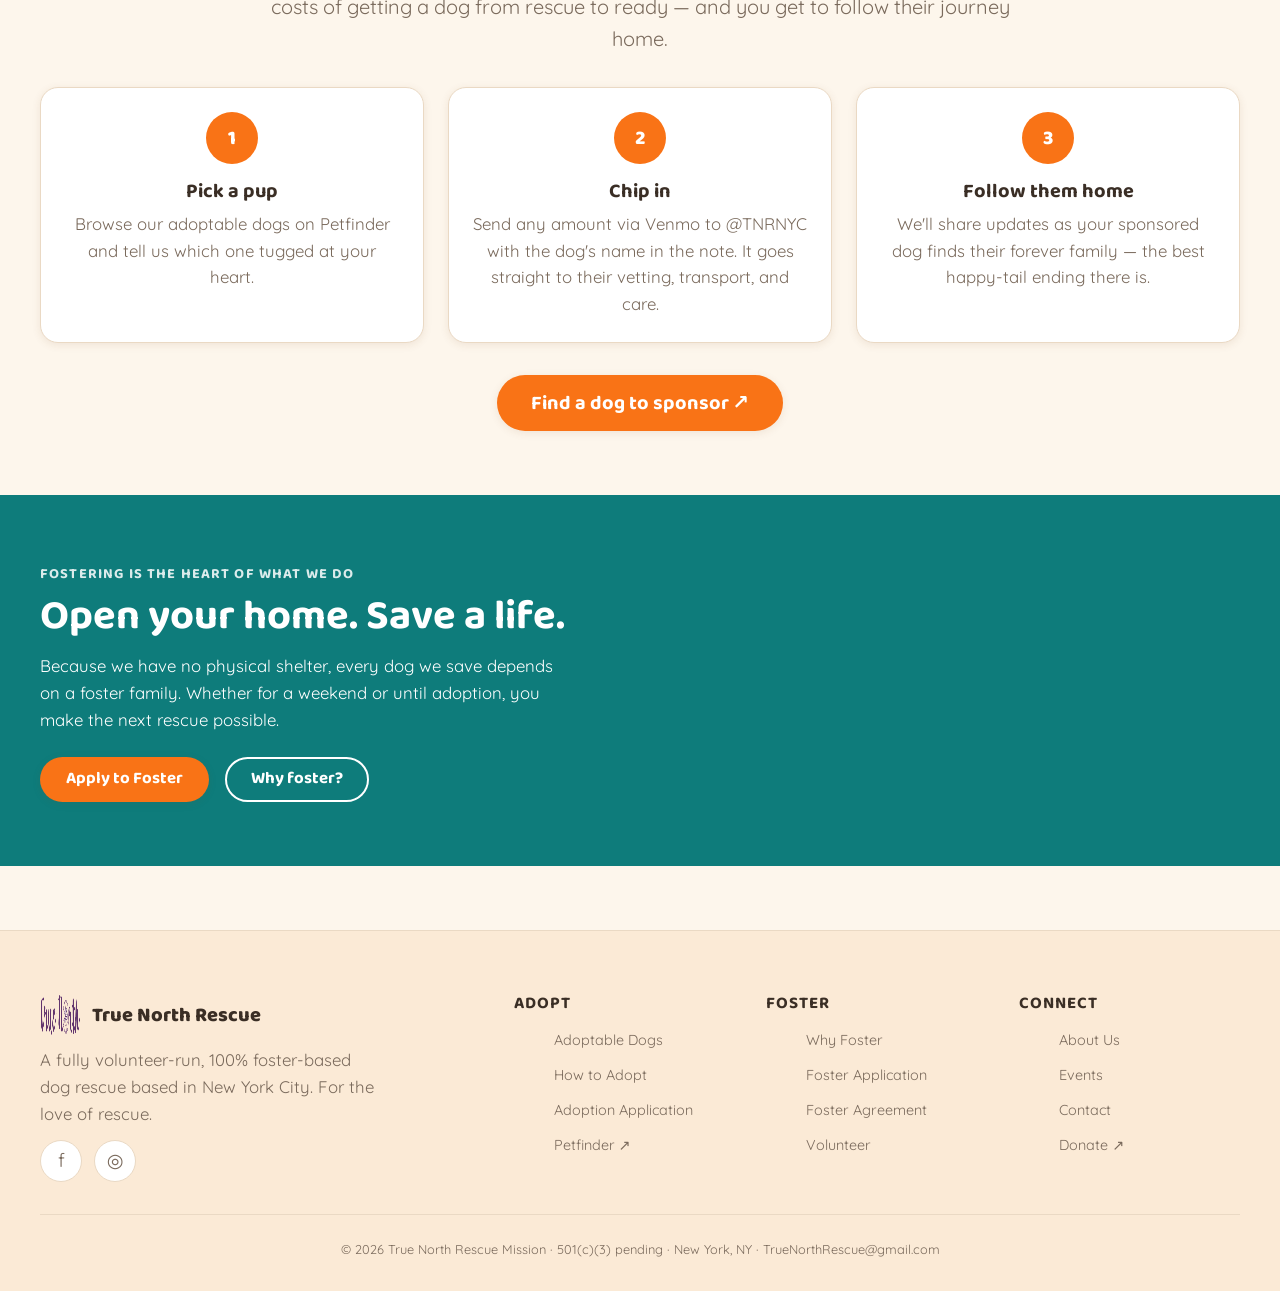
<file: get-involved.html>
<!DOCTYPE html>
<html lang="en" data-theme="warm">
<!--
  True North Rescue Mission — GET INVOLVED
  ------------------------------------------------------------
  Head, mount points, and script block copied verbatim from
  index.html (the canonical reference). Only <title>,
  <meta description>, data-page, and <main> differ.
  See CONTRACT.md. No build step — plain HTML/CSS/JS.
-->
<head>
  <meta charset="UTF-8">
  <meta name="viewport" content="width=device-width, initial-scale=1.0">
  <title>Get Involved — True North Rescue Mission</title>
  <meta name="description" content="Adopt, foster, volunteer, donate via Venmo @TNRNYC, sponsor a dog, or follow along — every way you can help True North Rescue Mission save more dogs in New York City.">

  <!-- favicon: emoji via SVG data URI -->
  <link rel="icon" href="data:image/svg+xml,<svg xmlns='http://www.w3.org/2000/svg' viewBox='0 0 100 100'><text y='.9em' font-size='90'>🐾</text></svg>">

  <!-- Google Fonts (per-theme stacks) -->
  <link rel="preconnect" href="https://fonts.googleapis.com">
  <link rel="preconnect" href="https://fonts.gstatic.com" crossorigin>
  <link href="https://fonts.googleapis.com/css2?family=Archivo:wght@600;700;800;900&family=Baloo+2:wght@500;600;700;800&family=Inter:wght@400;500;600;700;800&family=Quicksand:wght@400;500;600;700&display=swap" rel="stylesheet">

  <link rel="stylesheet" href="assets/css/styles.css">

  <!-- theme.js loads first (in <head>) to set [data-theme] before paint, avoiding a flash -->
  <script src="assets/js/theme.js"></script>
</head>

<body data-page="involved">
  <!-- shared chrome injected by components.js -->
  <header id="site-header"></header>

  <main id="main">

    <!-- ===================== PAGE HERO ===================== -->
    <section class="page-hero">
      <div class="container">
        <p class="eyebrow">Join our mission</p>
        <h1>Get Involved</h1>
        <p>Make a difference and change lives. There are so many ways to help — adopt, foster, volunteer, donate, sponsor, or simply spread the word. Every one of them helps us save another dog.</p>
      </div>
    </section>

    <!-- ===================== WAYS TO HELP ===================== -->
    <section class="section">
      <div class="container">
        <div class="section__head" data-reveal>
          <p class="eyebrow">For the love of rescue</p>
          <h2>Ways to Help</h2>
          <p>We're fully volunteer-run and 100% foster-based with no physical shelter — which means every dog we save depends on people like you.</p>
        </div>
        <div class="give-grid">
          <article class="card card--lift" data-reveal>
            <div class="card__body text-center">
              <div class="give__icon" aria-hidden="true">🐾</div>
              <h3 class="card__title">Adopt</h3>
              <p class="card__text">Bring home a new best friend. Browse our adoptable dogs, then start your application — every adoption gives a dog a second chance.</p>
              <button class="btn btn--primary" data-open-modal="adopt" style="margin-top:1rem">Apply to Adopt</button>
            </div>
          </article>
          <article class="card card--lift" data-reveal>
            <div class="card__body text-center">
              <div class="give__icon" aria-hidden="true">🏡</div>
              <h3 class="card__title">Foster</h3>
              <p class="card__text">Fostering is the heart of what we do. Open your home to a dog in need — for a weekend or until adoption — and make the next rescue possible.</p>
              <button class="btn btn--accent" data-open-modal="foster" style="margin-top:1rem">Apply to Foster</button>
            </div>
          </article>
          <article class="card card--lift" data-reveal>
            <div class="card__body text-center">
              <div class="give__icon" aria-hidden="true">🙌</div>
              <h3 class="card__title">Volunteer</h3>
              <p class="card__text">Lend a hand at adoption events, help with transport, or pitch in behind the scenes. Every set of hands moves a dog closer to home.</p>
              <a class="btn btn--ghost" href="#" data-open-modal="contact" style="margin-top:1rem">Volunteer with us</a>
            </div>
          </article>
          <article class="card card--lift" data-reveal>
            <div class="card__body text-center">
              <div class="give__icon" aria-hidden="true">💸</div>
              <h3 class="card__title">Donate</h3>
              <p class="card__text">We're funded entirely by donations and adoption fees. Send any amount via Venmo to @TNRNYC — 100% goes straight to our dogs.</p>
              <a class="btn btn--primary" href="https://venmo.com/TNRNYC" target="_blank" rel="noopener" style="margin-top:1rem">Donate via Venmo</a>
            </div>
          </article>
          <article class="card card--lift" data-reveal>
            <div class="card__body text-center">
              <div class="give__icon" aria-hidden="true">📣</div>
              <h3 class="card__title">Share &amp; Follow</h3>
              <p class="card__text">Can't adopt or donate right now? Following and sharing our posts helps dogs find homes faster. Tap follow and spread the word.</p>
              <a class="btn btn--ghost" href="https://www.instagram.com/truenorthrescuemission/" target="_blank" rel="noopener" style="margin-top:1rem">Follow on Instagram ↗</a>
            </div>
          </article>
          <article class="card card--lift" data-reveal>
            <div class="card__body text-center">
              <div class="give__icon" aria-hidden="true">⭐</div>
              <h3 class="card__title">Sponsor a Dog</h3>
              <p class="card__text">Not able to foster or adopt? Sponsor a rescue's vetting and care while they wait for a forever family. See how below.</p>
              <a class="btn btn--ghost" href="#sponsor" style="margin-top:1rem">Learn about sponsoring</a>
            </div>
          </article>
        </div>
      </div>
    </section>

    <!-- ===================== DONATION BAND ===================== -->
    <section class="band band--grad">
      <div class="container">
        <div class="band__inner">
          <p class="eyebrow" style="color:inherit;opacity:.85">Every dollar saves a dog</p>
          <h2>Donate to True North Rescue</h2>
          <p style="margin-top:.75rem;max-width:54ch;margin-inline:auto">As a fully volunteer-run rescue, we have no paid staff and no shelter overhead — so your gift goes directly to vetting, transport, and care. Send any amount via Venmo to <strong>@TNRNYC</strong>.</p>
          <div class="band__cta">
            <a class="btn btn--primary btn--lg" href="https://venmo.com/TNRNYC" target="_blank" rel="noopener">Donate via Venmo @TNRNYC ↗</a>
          </div>
        </div>
      </div>
    </section>

    <!-- ===================== EVENTS ===================== -->
    <section class="section section--alt" id="events">
      <div class="container">
        <div class="section__head" data-reveal>
          <p class="eyebrow">Out in the community</p>
          <h2>Events</h2>
          <p>Adoption days, meet-and-greets, and fundraisers are where rescue comes to life. We announce every event on social first.</p>
        </div>
        <!-- No upcoming events scraped yet — inviting "follow us" block -->
        <div class="split">
          <div class="split__media" data-reveal="left">
            <img src="assets/img/event-1.jpg" alt="True North Rescue volunteers and dogs at a community adoption event">
          </div>
          <div data-reveal="right">
            <h3 style="font-family:var(--font-head)">No upcoming events on the calendar — yet</h3>
            <p class="lead" style="margin-block:1rem">New adoption days and fundraisers pop up all the time. The fastest way to hear about them is to follow us — that's where we post dates, locations, and how to RSVP first.</p>
            <p>Hosting a venue, planning a fundraiser, or want to partner on an event? We'd love to hear from you.</p>
            <div class="hero__ctas" style="margin-top:1.25rem">
              <a class="btn btn--primary" href="https://www.facebook.com/TrueNorthRescue/" target="_blank" rel="noopener">Follow us on Facebook ↗</a>
              <a class="btn btn--ghost" href="mailto:Anthony.truenorthrescue@gmail.com">Pitch an event idea</a>
            </div>
          </div>
        </div>
      </div>
    </section>

    <!-- ===================== SPONSOR A DOG ===================== -->
    <section class="section" id="sponsor">
      <div class="container">
        <div class="section__head" data-reveal>
          <p class="eyebrow">Give from anywhere</p>
          <h2>Sponsor a Dog</h2>
          <p>Can't open your home but still want to change a life? Sponsoring covers the real costs of getting a dog from rescue to ready — and you get to follow their journey home.</p>
        </div>
        <div class="grid grid--3">
          <article class="card step" data-reveal>
            <div class="card__body">
              <div class="step__num">1</div>
              <h3 class="card__title">Pick a pup</h3>
              <p class="card__text">Browse our adoptable dogs on Petfinder and tell us which one tugged at your heart.</p>
            </div>
          </article>
          <article class="card step" data-reveal>
            <div class="card__body">
              <div class="step__num">2</div>
              <h3 class="card__title">Chip in</h3>
              <p class="card__text">Send any amount via Venmo to @TNRNYC with the dog's name in the note. It goes straight to their vetting, transport, and care.</p>
            </div>
          </article>
          <article class="card step" data-reveal>
            <div class="card__body">
              <div class="step__num">3</div>
              <h3 class="card__title">Follow them home</h3>
              <p class="card__text">We'll share updates as your sponsored dog finds their forever family — the best happy-tail ending there is.</p>
            </div>
          </article>
        </div>
        <div class="text-center" style="margin-top:2rem" data-reveal>
          <a class="btn btn--primary btn--lg" href="https://www.petfinder.com/search/pets-for-adoption/us/?shelterRescue=be7ec94f-f354-492a-a3b1-d8183e158b6b" target="_blank" rel="noopener">Find a dog to sponsor ↗</a>
        </div>
      </div>
    </section>

    <!-- ===================== FOSTER CTA BAND ===================== -->
    <section class="band band--accent">
      <div class="container">
        <div class="band__inner band__inner--split">
          <div data-reveal>
            <p class="eyebrow" style="color:inherit;opacity:.85">Fostering is the heart of what we do</p>
            <h2>Open your home. Save a life.</h2>
            <p style="margin-top:.75rem;max-width:52ch">Because we have no physical shelter, every dog we save depends on a foster family. Whether for a weekend or until adoption, you make the next rescue possible.</p>
            <div class="band__cta">
              <button class="btn btn--primary" data-open-modal="foster">Apply to Foster</button>
              <a class="btn btn--ghost" href="foster.html" style="color:inherit;border-color:currentColor">Why foster?</a>
            </div>
          </div>
        </div>
      </div>
    </section>

  </main>

  <!-- shared chrome injected by components.js -->
  <footer id="site-footer"></footer>

  <!-- ===================== SCRIPTS (order matters) =====================
       1. components.js  — header/nav/footer/theme-pill + calls TNRForms.mount()
       2. forms.js       — modal engine (mounted by components.js)
       3. pets.js        — adoptable dogs grid
       4. reveal.js      — scroll-reveal + counters
       theme.js is already loaded in <head>.
  -->
  <script src="assets/js/forms.js"></script>
  <script src="assets/js/components.js"></script>
  <script src="assets/js/pets.js"></script>
  <script src="assets/js/reveal.js"></script>
</body>
</html>
</file>
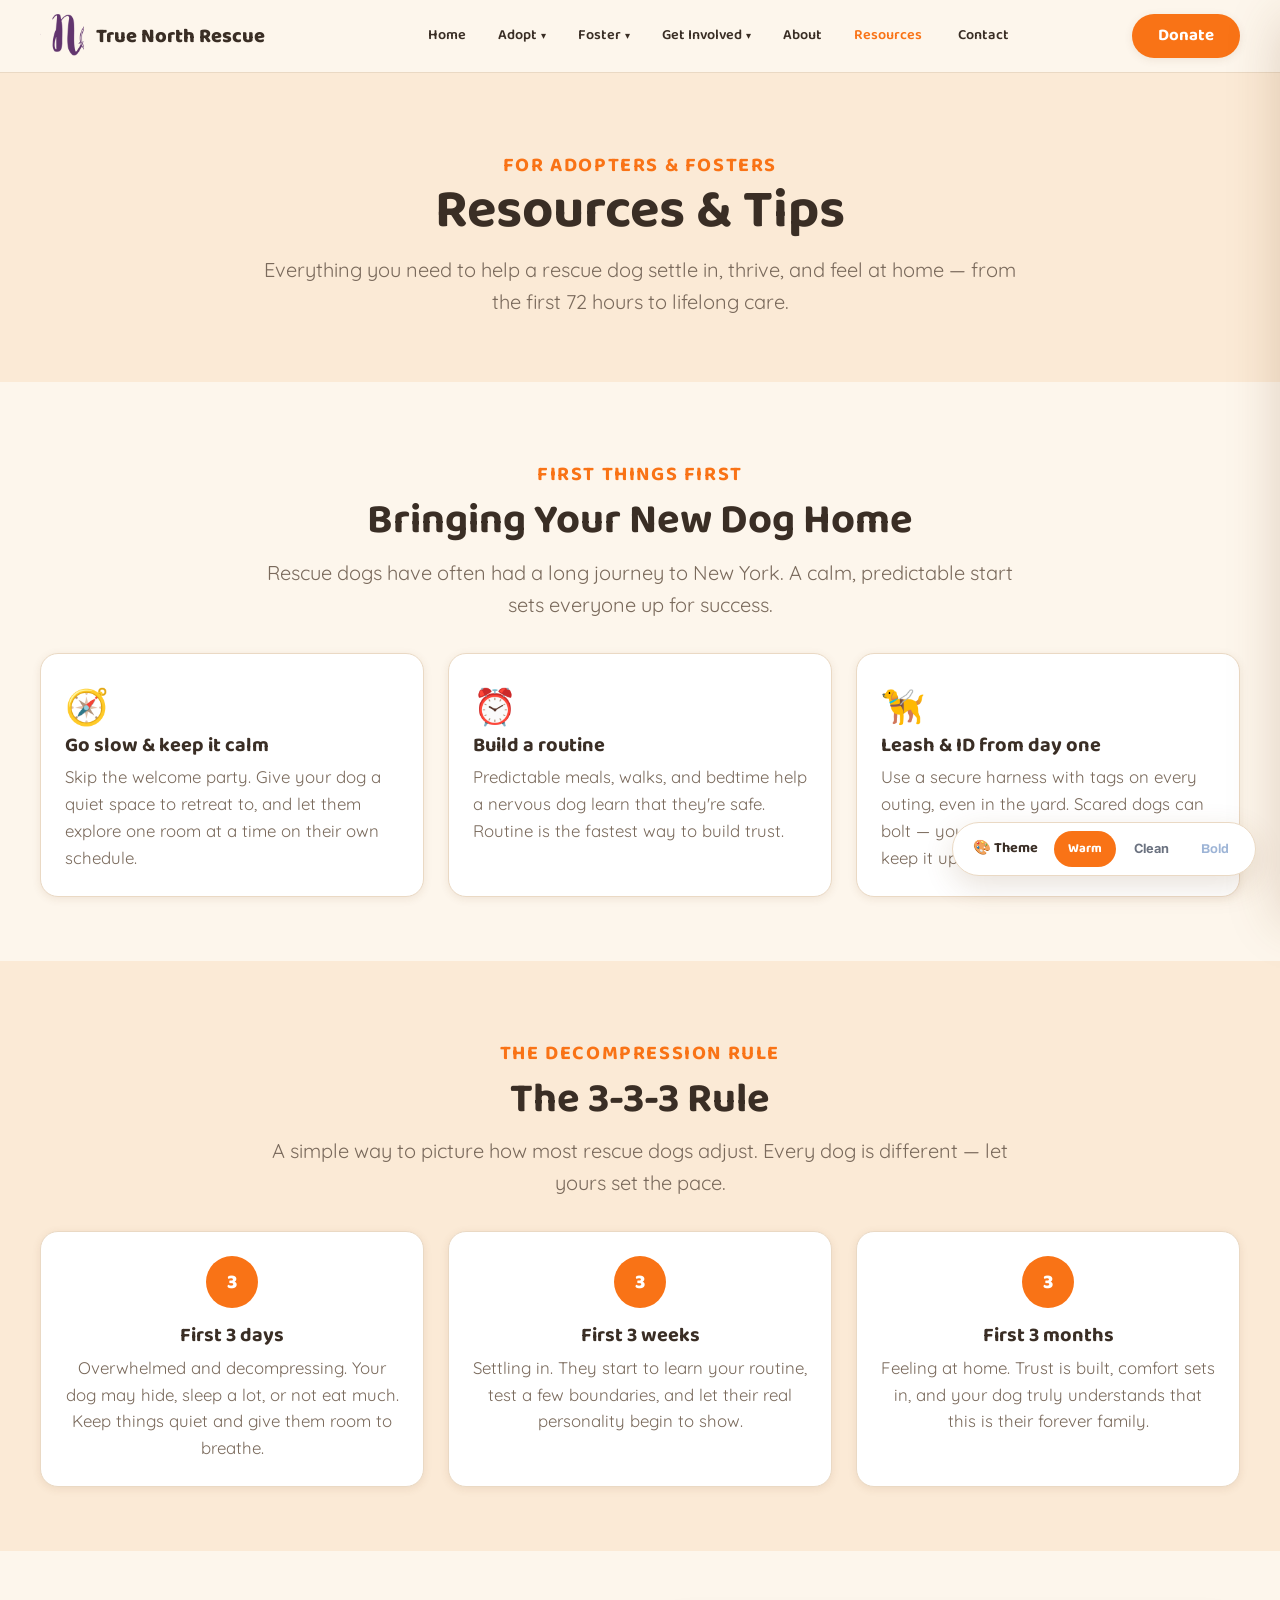
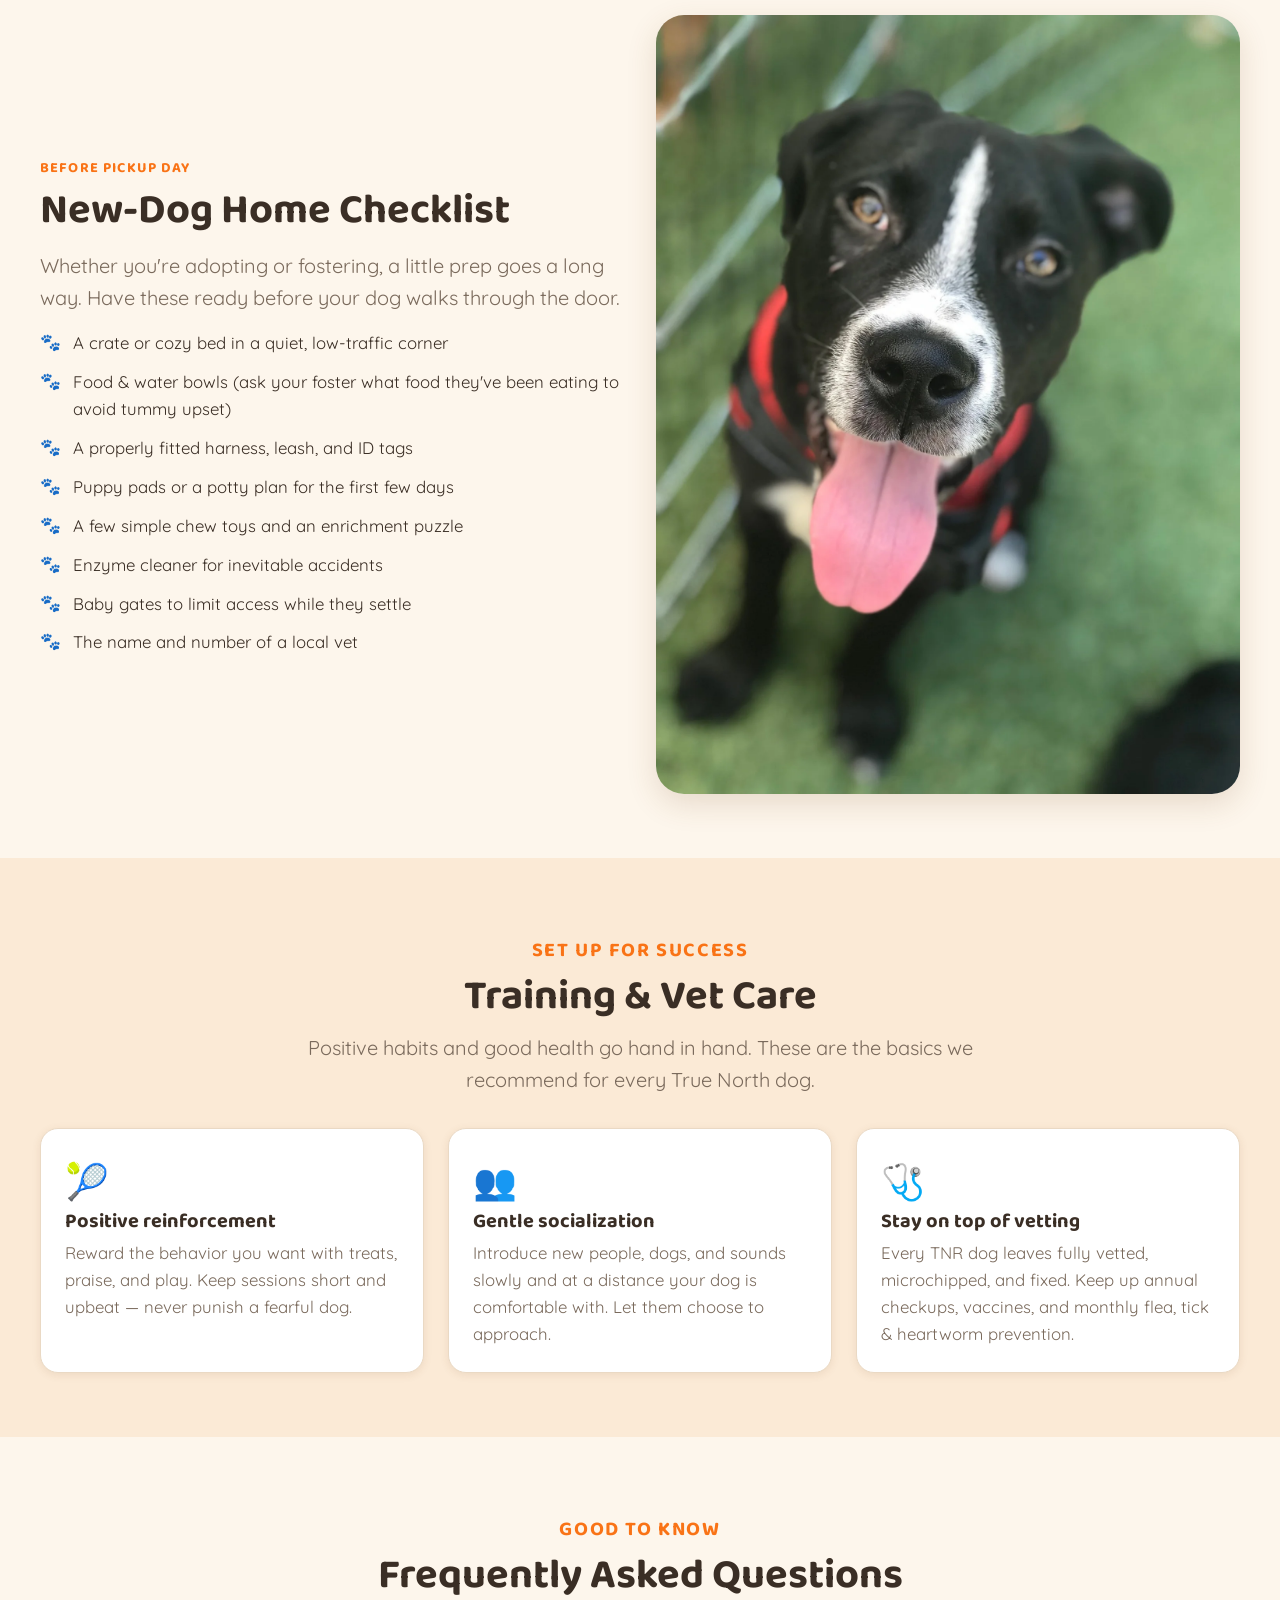
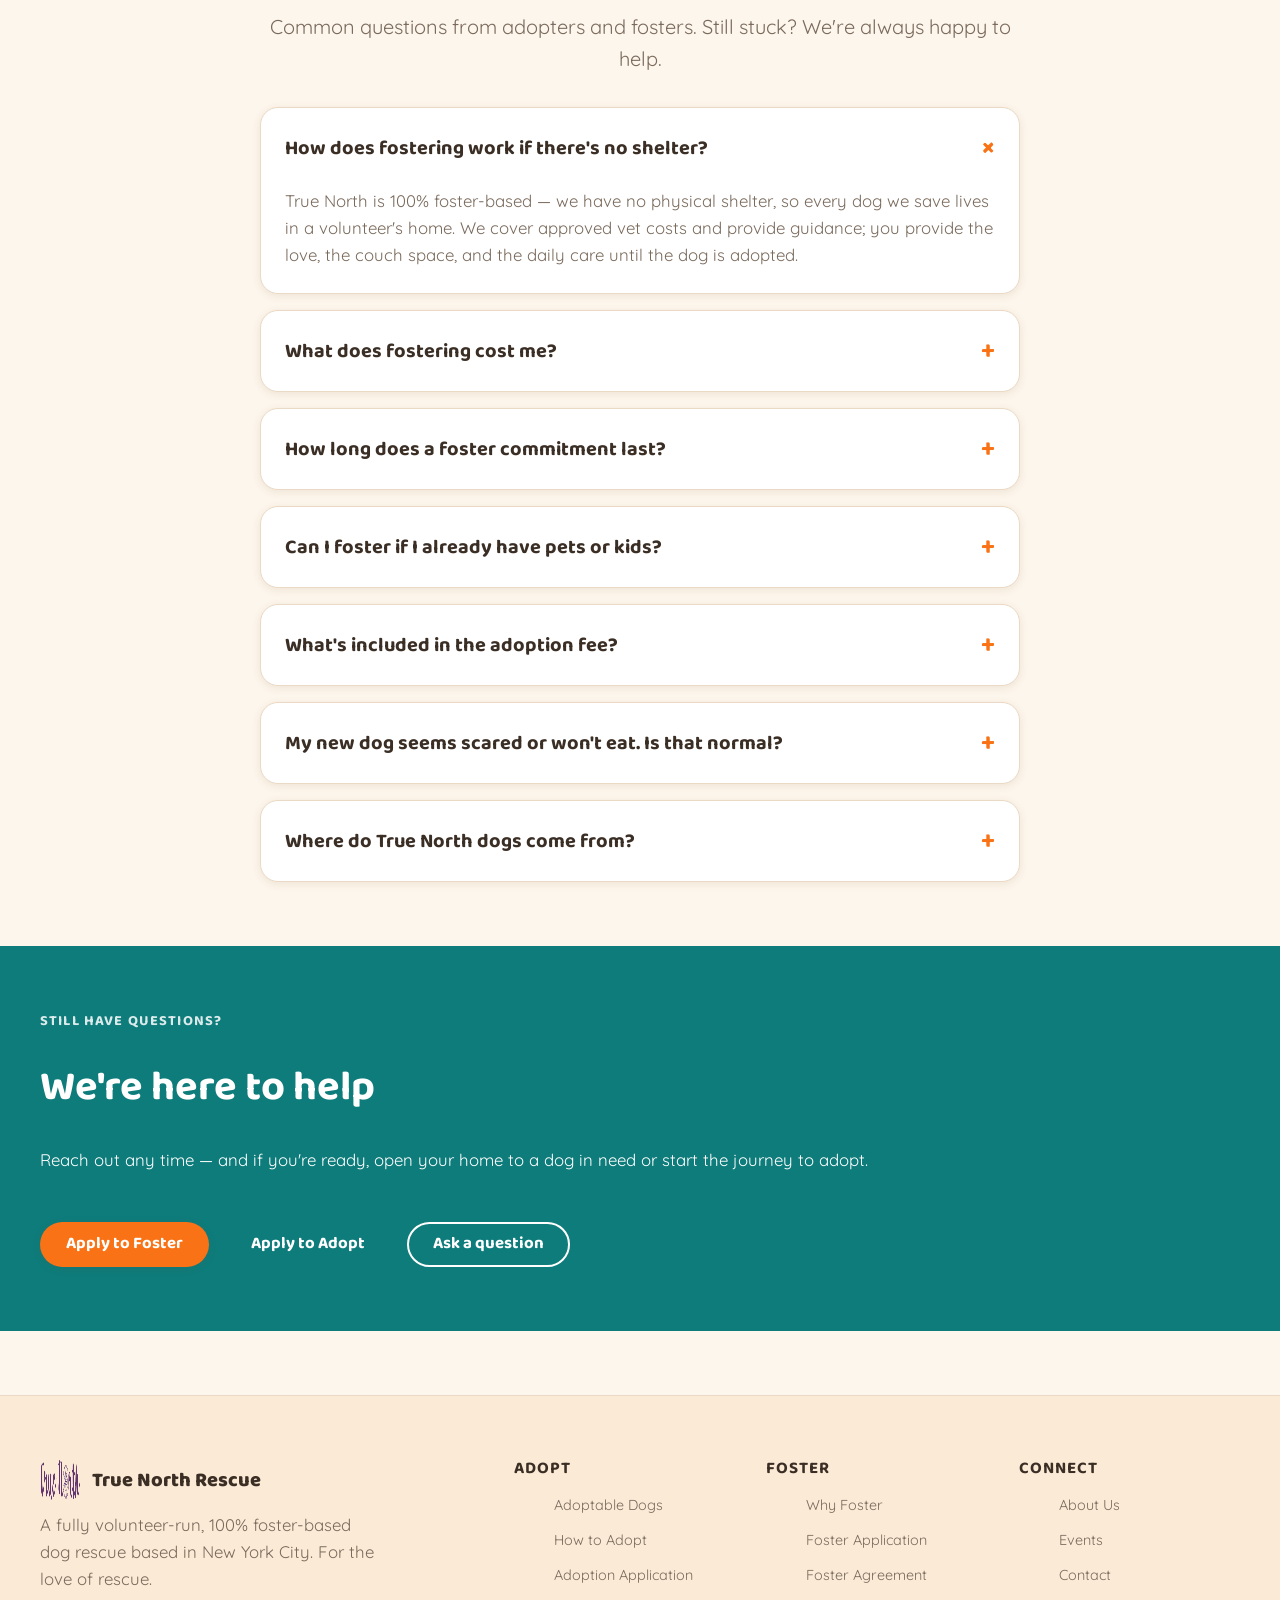
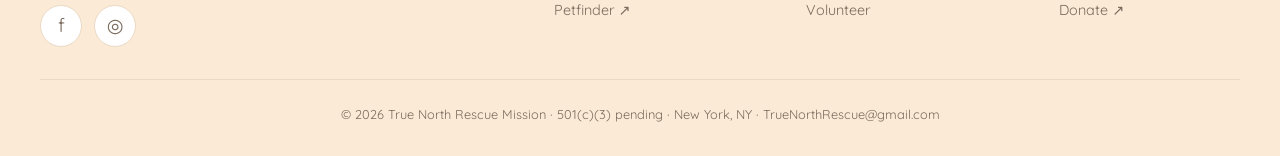
<file: resources.html>
<!DOCTYPE html>
<html lang="en" data-theme="warm">
<!--
  True North Rescue Mission — RESOURCES PAGE
  ------------------------------------------------------------
  Head, header/footer mounts, and the script block are copied
  verbatim from index.html (the canonical reference). Only the
  <title>, <meta description>, data-page, and <main> change.
  See CONTRACT.md.
-->
<head>
  <meta charset="UTF-8">
  <meta name="viewport" content="width=device-width, initial-scale=1.0">
  <title>Resources for Adopters &amp; Fosters — True North Rescue Mission</title>
  <meta name="description" content="Helpful resources for True North Rescue adopters and fosters: new-dog tips, the decompression rule, a home-prep checklist, training and vet-care guidance, plus a foster &amp; adoption FAQ.">

  <!-- favicon: emoji via SVG data URI -->
  <link rel="icon" href="data:image/svg+xml,<svg xmlns='http://www.w3.org/2000/svg' viewBox='0 0 100 100'><text y='.9em' font-size='90'>🐾</text></svg>">

  <!-- Google Fonts (per-theme stacks) -->
  <link rel="preconnect" href="https://fonts.googleapis.com">
  <link rel="preconnect" href="https://fonts.gstatic.com" crossorigin>
  <link href="https://fonts.googleapis.com/css2?family=Archivo:wght@600;700;800;900&family=Baloo+2:wght@500;600;700;800&family=Inter:wght@400;500;600;700;800&family=Quicksand:wght@400;500;600;700&display=swap" rel="stylesheet">

  <link rel="stylesheet" href="assets/css/styles.css">

  <!-- theme.js loads first (in <head>) to set [data-theme] before paint, avoiding a flash -->
  <script src="assets/js/theme.js"></script>

  <!-- Page-scoped tweaks: FAQ accordion + checklist, built only from existing tokens -->
  <style>
    /* FAQ accordion (native <details>) */
    .faq { max-width: var(--content); margin-inline: auto; }
    .faq__item {
      background: var(--surface);
      border: 1px solid var(--border);
      border-radius: var(--radius);
      box-shadow: var(--shadow-sm);
      margin-top: var(--space-4);
      overflow: hidden;
    }
    .faq__item + .faq__item { margin-top: var(--space-4); }
    .faq__q {
      list-style: none; cursor: pointer;
      display: flex; align-items: center; justify-content: space-between; gap: var(--space-4);
      padding: var(--space-5);
      font-family: var(--font-head); font-weight: var(--head-weight);
      font-size: var(--fs-lg); color: var(--text);
    }
    .faq__q::-webkit-details-marker { display: none; }
    .faq__q::after {
      content: "+"; flex: none;
      font-family: var(--font-head); font-weight: 700; font-size: var(--fs-xl);
      line-height: 1; color: var(--primary);
      transition: transform var(--transition);
    }
    .faq__item[open] .faq__q::after { transform: rotate(45deg); }
    .faq__q:focus-visible { outline: 3px solid var(--focus); outline-offset: -3px; border-radius: var(--radius); }
    .faq__a { padding: 0 var(--space-5) var(--space-5); }
    .faq__a p { margin: 0; }

    /* Home-prep checklist */
    .checklist { list-style: none; padding: 0; margin: 0; display: grid; gap: var(--space-3); }
    .checklist li {
      display: flex; align-items: flex-start; gap: var(--space-3);
      color: var(--text);
    }
    .checklist li::before {
      content: "🐾"; flex: none; line-height: 1.4;
    }
  </style>
</head>

<body data-page="resources">
  <!-- shared chrome injected by components.js -->
  <header id="site-header"></header>

  <main id="main">

    <!-- ===================== PAGE HERO ===================== -->
    <section class="page-hero">
      <div class="container">
        <p class="eyebrow">For adopters &amp; fosters</p>
        <h1>Resources &amp; Tips</h1>
        <p>Everything you need to help a rescue dog settle in, thrive, and feel at home — from the first 72 hours to lifelong care.</p>
      </div>
    </section>

    <!-- ===================== QUICK START GUIDE ===================== -->
    <section class="section" id="new-dog">
      <div class="container">
        <div class="section__head" data-reveal>
          <p class="eyebrow">First things first</p>
          <h2>Bringing Your New Dog Home</h2>
          <p>Rescue dogs have often had a long journey to New York. A calm, predictable start sets everyone up for success.</p>
        </div>
        <div class="grid grid--3">
          <article class="card card--lift" data-reveal>
            <div class="card__body">
              <div class="give__icon" aria-hidden="true">🧭</div>
              <h3 class="card__title">Go slow &amp; keep it calm</h3>
              <p class="card__text">Skip the welcome party. Give your dog a quiet space to retreat to, and let them explore one room at a time on their own schedule.</p>
            </div>
          </article>
          <article class="card card--lift" data-reveal>
            <div class="card__body">
              <div class="give__icon" aria-hidden="true">⏰</div>
              <h3 class="card__title">Build a routine</h3>
              <p class="card__text">Predictable meals, walks, and bedtime help a nervous dog learn that they're safe. Routine is the fastest way to build trust.</p>
            </div>
          </article>
          <article class="card card--lift" data-reveal>
            <div class="card__body">
              <div class="give__icon" aria-hidden="true">🦮</div>
              <h3 class="card__title">Leash &amp; ID from day one</h3>
              <p class="card__text">Use a secure harness with tags on every outing, even in the yard. Scared dogs can bolt — your microchip is registered, so keep it updated too.</p>
            </div>
          </article>
        </div>
      </div>
    </section>

    <!-- ===================== THE 3-3-3 RULE ===================== -->
    <section class="section section--alt" id="decompression">
      <div class="container">
        <div class="section__head" data-reveal>
          <p class="eyebrow">The decompression rule</p>
          <h2>The 3-3-3 Rule</h2>
          <p>A simple way to picture how most rescue dogs adjust. Every dog is different — let yours set the pace.</p>
        </div>
        <div class="grid grid--3">
          <article class="card step" data-reveal>
            <div class="card__body">
              <div class="step__num">3</div>
              <h3 class="card__title">First 3 days</h3>
              <p class="card__text">Overwhelmed and decompressing. Your dog may hide, sleep a lot, or not eat much. Keep things quiet and give them room to breathe.</p>
            </div>
          </article>
          <article class="card step" data-reveal>
            <div class="card__body">
              <div class="step__num">3</div>
              <h3 class="card__title">First 3 weeks</h3>
              <p class="card__text">Settling in. They start to learn your routine, test a few boundaries, and let their real personality begin to show.</p>
            </div>
          </article>
          <article class="card step" data-reveal>
            <div class="card__body">
              <div class="step__num">3</div>
              <h3 class="card__title">First 3 months</h3>
              <p class="card__text">Feeling at home. Trust is built, comfort sets in, and your dog truly understands that this is their forever family.</p>
            </div>
          </article>
        </div>
      </div>
    </section>

    <!-- ===================== HOME-PREP CHECKLIST ===================== -->
    <section class="section" id="checklist">
      <div class="container">
        <div class="split">
          <div data-reveal="left">
            <p class="eyebrow">Before pickup day</p>
            <h2>New-Dog Home Checklist</h2>
            <p class="lead" style="margin-block:1rem">Whether you're adopting or fostering, a little prep goes a long way. Have these ready before your dog walks through the door.</p>
            <ul class="checklist">
              <li>A crate or cozy bed in a quiet, low-traffic corner</li>
              <li>Food &amp; water bowls (ask your foster what food they've been eating to avoid tummy upset)</li>
              <li>A properly fitted harness, leash, and ID tags</li>
              <li>Puppy pads or a potty plan for the first few days</li>
              <li>A few simple chew toys and an enrichment puzzle</li>
              <li>Enzyme cleaner for inevitable accidents</li>
              <li>Baby gates to limit access while they settle</li>
              <li>The name and number of a local vet</li>
            </ul>
          </div>
          <div class="split__media" data-reveal="right">
            <img src="assets/img/dog-5.webp" alt="A rescue dog relaxing in its new foster home">
          </div>
        </div>
      </div>
    </section>

    <!-- ===================== TRAINING & VET CARE ===================== -->
    <section class="section section--alt" id="care">
      <div class="container">
        <div class="section__head" data-reveal>
          <p class="eyebrow">Set up for success</p>
          <h2>Training &amp; Vet Care</h2>
          <p>Positive habits and good health go hand in hand. These are the basics we recommend for every True North dog.</p>
        </div>
        <div class="grid grid--3">
          <article class="card card--lift" data-reveal>
            <div class="card__body">
              <div class="give__icon" aria-hidden="true">🎾</div>
              <h3 class="card__title">Positive reinforcement</h3>
              <p class="card__text">Reward the behavior you want with treats, praise, and play. Keep sessions short and upbeat — never punish a fearful dog.</p>
            </div>
          </article>
          <article class="card card--lift" data-reveal>
            <div class="card__body">
              <div class="give__icon" aria-hidden="true">👥</div>
              <h3 class="card__title">Gentle socialization</h3>
              <p class="card__text">Introduce new people, dogs, and sounds slowly and at a distance your dog is comfortable with. Let them choose to approach.</p>
            </div>
          </article>
          <article class="card card--lift" data-reveal>
            <div class="card__body">
              <div class="give__icon" aria-hidden="true">🩺</div>
              <h3 class="card__title">Stay on top of vetting</h3>
              <p class="card__text">Every TNR dog leaves fully vetted, microchipped, and fixed. Keep up annual checkups, vaccines, and monthly flea, tick &amp; heartworm prevention.</p>
            </div>
          </article>
        </div>
      </div>
    </section>

    <!-- ===================== FAQ ACCORDION ===================== -->
    <section class="section" id="faq">
      <div class="container">
        <div class="section__head" data-reveal>
          <p class="eyebrow">Good to know</p>
          <h2>Frequently Asked Questions</h2>
          <p>Common questions from adopters and fosters. Still stuck? We're always happy to help.</p>
        </div>
        <div class="faq">
          <details class="faq__item" data-reveal open>
            <summary class="faq__q">How does fostering work if there's no shelter?</summary>
            <div class="faq__a">
              <p class="card__text">True North is 100% foster-based — we have no physical shelter, so every dog we save lives in a volunteer's home. We cover approved vet costs and provide guidance; you provide the love, the couch space, and the daily care until the dog is adopted.</p>
            </div>
          </details>
          <details class="faq__item" data-reveal>
            <summary class="faq__q">What does fostering cost me?</summary>
            <div class="faq__a">
              <p class="card__text">True North covers veterinary care for dogs in our program. Fosters typically provide food, basic supplies, and lots of patience — but if cost is a barrier, just ask. We never want money to stop someone from saving a life.</p>
            </div>
          </details>
          <details class="faq__item" data-reveal>
            <summary class="faq__q">How long does a foster commitment last?</summary>
            <div class="faq__a">
              <p class="card__text">It varies by dog. Some are adopted within a couple of weeks; others need a few months to find the right match. We'll always talk through the expected timeline with you, and short-term and weekend fosters are welcome too.</p>
            </div>
          </details>
          <details class="faq__item" data-reveal>
            <summary class="faq__q">Can I foster if I already have pets or kids?</summary>
            <div class="faq__a">
              <p class="card__text">Absolutely — many of our best fosters do. We match dogs to your household, so tell us about your resident pets and family on your application and we'll find a good fit. Slow, supervised introductions are key.</p>
            </div>
          </details>
          <details class="faq__item" data-reveal>
            <summary class="faq__q">What's included in the adoption fee?</summary>
            <div class="faq__a">
              <p class="card__text">Every adoptable dog is spayed or neutered, up to date on age-appropriate vaccines, microchipped, and vet-checked before going home. Adoption fees and donations are what fund the rescue, transport, and medical care of the next dog in need.</p>
            </div>
          </details>
          <details class="faq__item" data-reveal>
            <summary class="faq__q">My new dog seems scared or won't eat. Is that normal?</summary>
            <div class="faq__a">
              <p class="card__text">Very often, yes — especially in the first few days (see the 3-3-3 rule above). Give them a quiet space, a steady routine, and time. If a dog won't eat or drink for more than 24–48 hours, seems ill, or anything worries you, reach out to your vet and let us know.</p>
            </div>
          </details>
          <details class="faq__item" data-reveal>
            <summary class="faq__q">Where do True North dogs come from?</summary>
            <div class="faq__a">
              <p class="card__text">We partner with rescues in Texas, North Carolina, and Puerto Rico, and we're proud to be the only East Coast partner for Slaughterhouse Survivors in Harbin, China, rescuing dogs from the meat trade and bringing them to loving homes in New York.</p>
            </div>
          </details>
        </div>
      </div>
    </section>

    <!-- ===================== HELP CTA BAND ===================== -->
    <section class="band band--accent">
      <div class="container">
        <div class="band__inner">
          <p class="eyebrow" style="color:inherit;opacity:.85">Still have questions?</p>
          <h2>We're here to help</h2>
          <p style="margin-top:.75rem">Reach out any time — and if you're ready, open your home to a dog in need or start the journey to adopt.</p>
          <div class="band__cta">
            <button class="btn btn--primary" data-open-modal="foster">Apply to Foster</button>
            <button class="btn btn--accent" data-open-modal="adopt">Apply to Adopt</button>
            <button class="btn btn--ghost" data-open-modal="contact" style="color:inherit;border-color:currentColor">Ask a question</button>
          </div>
        </div>
      </div>
    </section>

  </main>

  <!-- shared chrome injected by components.js -->
  <footer id="site-footer"></footer>

  <!-- ===================== SCRIPTS (order matters) =====================
       1. components.js  — header/nav/footer/theme-pill + calls TNRForms.mount()
       2. forms.js       — modal engine (mounted by components.js)
       3. pets.js        — adoptable dogs grid
       4. reveal.js      — scroll-reveal + counters
       theme.js is already loaded in <head>.
  -->
  <script src="assets/js/forms.js"></script>
  <script src="assets/js/components.js"></script>
  <script src="assets/js/pets.js"></script>
  <script src="assets/js/reveal.js"></script>
</body>
</html>
</file>
<file: assets/css/styles.css>
/* =====================================================================
   True North Rescue Mission — styles.css
   ---------------------------------------------------------------------
   Sections:
     1.  Reset / normalize
     2.  Design tokens (3 themes via [data-theme])
     3.  Base elements & typography
     4.  Layout utilities
     5.  Buttons
     6.  Header / Nav / Dropdowns / Mobile menu
     7.  Hero
     8.  Sections & headings
     9.  Stat counters band
     10. Cards (steps, dogs, generic)
     11. Bands (foster CTA, donate, mission teaser)
     12. Instagram strip
     13. Footer
     14. Theme pill
     15. Modal + multi-step form controls + progress
     16. SVG accents (paws / waves)
     17. Scroll-reveal + reduced motion
     18. Responsive breakpoints
   Every component reads from tokens — never hardcode a color/radius/shadow.
   ===================================================================== */

/* ============================= 1. RESET ============================= */
*, *::before, *::after { box-sizing: border-box; }
* { margin: 0; }
html { -webkit-text-size-adjust: 100%; scroll-behavior: smooth; overflow-x: clip; }
/* clip sideways overflow (off-canvas mobile menu + reveal transforms) so the page
   only scrolls vertically on phones; `clip` keeps position:sticky working unlike `hidden` */
body { line-height: 1.6; -webkit-font-smoothing: antialiased; text-rendering: optimizeLegibility; overflow-x: clip; }
img, picture, svg, video { display: block; max-width: 100%; }
input, button, textarea, select { font: inherit; color: inherit; }
button { cursor: pointer; background: none; border: none; }
ul[role="list"] { list-style: none; padding: 0; }
a { color: inherit; text-decoration: none; }
:focus-visible { outline: 3px solid var(--focus); outline-offset: 2px; border-radius: 4px; }

/* ====================== 2. DESIGN TOKENS ============================ */
/* Tokens shared across all themes are declared on :root, then overridden
   per theme. Components ONLY consume var(--token-name). */
:root {
  /* spacing scale (mobile-first) */
  --space-1: 0.25rem;  --space-2: 0.5rem;  --space-3: 0.75rem;
  --space-4: 1rem;     --space-5: 1.5rem;  --space-6: 2rem;
  --space-7: 3rem;     --space-8: 4rem;    --space-9: 6rem;
  --container: 1200px;
  --content: 760px;

  /* type scale */
  --fs-xs: 0.8rem;  --fs-sm: 0.9rem;  --fs-base: 1.05rem;
  --fs-lg: 1.25rem; --fs-xl: 1.6rem;  --fs-2xl: 2.2rem;
  --fs-3xl: 3rem;   --fs-hero: clamp(2.4rem, 6vw, 4.6rem);

  --header-h: 72px;
  --transition: 220ms cubic-bezier(.4,0,.2,1);
}

/* ---- WARM (default) : warm & playful ---- */
[data-theme="warm"] {
  --bg:            #FDF6EC;
  --bg-alt:        #FBEAD6;
  --surface:      #FFFFFF;
  --text:          #3A2E25;
  --text-muted:    #7A6A5C;
  --primary:       #F97316;   /* sunset orange */
  --primary-600:   #EA6308;
  --primary-contrast:#FFFFFF;
  --accent:        #0E7C7B;   /* teal */
  --accent-contrast:#FFFFFF;
  --border:        #EAD9C4;
  --focus:         #0E7C7B;
  --hero-overlay:  linear-gradient(180deg, rgba(58,46,37,.15), rgba(58,46,37,.55));

  --radius-sm: 10px;  --radius: 18px;  --radius-lg: 28px;  --radius-pill: 999px;
  --shadow-sm: 0 2px 8px rgba(120,72,30,.10);
  --shadow:    0 10px 30px rgba(120,72,30,.16);
  --shadow-lg: 0 20px 50px rgba(120,72,30,.22);

  --font-head: "Baloo 2", "Quicksand", system-ui, sans-serif;
  --font-body: "Quicksand", system-ui, -apple-system, sans-serif;
  --head-weight: 700;
  --hero-grad: linear-gradient(120deg, #F97316, #0E7C7B);
  --paw-color: rgba(249,115,22,.10);
  --motion-scale: 1;
}

/* ---- CLEAN : clean & modern ---- */
[data-theme="clean"] {
  --bg:            #FFFFFF;
  --bg-alt:        #F7F8FA;
  --surface:      #FFFFFF;
  --text:          #111827;   /* near-black */
  --text-muted:    #6B7280;
  --primary:       #2563EB;   /* blue */
  --primary-600:   #1D4FD7;
  --primary-contrast:#FFFFFF;
  --accent:        #111827;
  --accent-contrast:#FFFFFF;
  --border:        #E5E7EB;
  --focus:         #2563EB;
  --hero-overlay:  linear-gradient(180deg, rgba(17,24,39,.10), rgba(17,24,39,.45));

  --radius-sm: 4px;  --radius: 8px;  --radius-lg: 12px;  --radius-pill: 6px;
  --shadow-sm: 0 1px 2px rgba(17,24,39,.06);
  --shadow:    0 4px 14px rgba(17,24,39,.08);
  --shadow-lg: 0 10px 28px rgba(17,24,39,.10);

  --font-head: "Inter", system-ui, -apple-system, sans-serif;
  --font-body: "Inter", system-ui, -apple-system, sans-serif;
  --head-weight: 600;
  --hero-grad: linear-gradient(120deg, #2563EB, #111827);
  --paw-color: rgba(37,99,235,.05);
  --motion-scale: 0.4;   /* minimal motion */
}

/* ---- BOLD : bold & energetic ---- */
[data-theme="bold"] {
  --bg:            #0B1F3A;   /* navy bg */
  --bg-alt:        #0E2748;
  --surface:      #12305A;
  --text:          #F3F7FF;
  --text-muted:    #9DB4D6;
  --primary:       #FF6B6B;
  --primary-600:   #FF5252;
  --primary-contrast:#0B1F3A;
  --accent:        #FFD93D;
  --accent-contrast:#0B1F3A;
  --border:        #1D3C66;
  --focus:         #FFD93D;
  --hero-overlay:  linear-gradient(180deg, rgba(11,31,58,.25), rgba(11,31,58,.78));

  --radius-sm: 8px;  --radius: 16px;  --radius-lg: 24px;  --radius-pill: 999px;
  --shadow-sm: 0 2px 10px rgba(0,0,0,.35);
  --shadow:    0 12px 34px rgba(0,0,0,.45);
  --shadow-lg: 0 24px 60px rgba(0,0,0,.55);

  --font-head: "Archivo", "Inter", system-ui, sans-serif;
  --font-body: "Inter", system-ui, -apple-system, sans-serif;
  --head-weight: 800;
  --hero-grad: linear-gradient(120deg, #FF6B6B, #FFD93D);
  --paw-color: rgba(255,217,61,.07);
  --motion-scale: 1;
}

/* ====================== 3. BASE ELEMENTS =========================== */
body {
  background: var(--bg);
  color: var(--text);
  font-family: var(--font-body);
  font-size: var(--fs-base);
  transition: background var(--transition), color var(--transition);
}
h1, h2, h3, h4 { font-family: var(--font-head); font-weight: var(--head-weight); line-height: 1.12; color: var(--text); }
h1 { font-size: var(--fs-3xl); }
h2 { font-size: var(--fs-2xl); }
h3 { font-size: var(--fs-xl); }
p  { color: var(--text-muted); }
main { display: block; }
[data-theme="bold"] h1, [data-theme="bold"] h2 { letter-spacing: -0.02em; }

/* ====================== 4. LAYOUT UTILITIES ======================== */
.container { width: min(100% - 2 * var(--space-5), var(--container)); margin-inline: auto; }
.section { padding-block: var(--space-8); position: relative; }
.section--alt { background: var(--bg-alt); }
.section__head { max-width: var(--content); margin: 0 auto var(--space-6); text-align: center; }
.section__head p { margin-top: var(--space-3); font-size: var(--fs-lg); }
.eyebrow {
  display: inline-block; font-family: var(--font-head); font-weight: 700;
  text-transform: uppercase; letter-spacing: .08em; font-size: var(--fs-sm);
  color: var(--primary); margin-bottom: var(--space-2);
}
.grid { display: grid; gap: var(--space-5); }
.grid--3 { grid-template-columns: 1fr; }
.grid--4 { grid-template-columns: 1fr; }
.text-center { text-align: center; }
.lead { font-size: var(--fs-lg); color: var(--text-muted); }
.visually-hidden {
  position: absolute !important; width: 1px; height: 1px; overflow: hidden;
  clip: rect(0 0 0 0); white-space: nowrap; border: 0; padding: 0; margin: -1px;
}
.stack > * + * { margin-top: var(--space-4); }

/* ====================== 5. BUTTONS ================================= */
.btn {
  display: inline-flex; align-items: center; justify-content: center; gap: var(--space-2);
  padding: var(--space-3) var(--space-5); border-radius: var(--radius-pill);
  font-family: var(--font-head); font-weight: 700; font-size: var(--fs-base);
  line-height: 1; text-align: center; transition: transform var(--transition), box-shadow var(--transition), background var(--transition), color var(--transition);
  border: 2px solid transparent;
}
.btn:hover { transform: translateY(calc(-2px * var(--motion-scale))); }
.btn:active { transform: translateY(0); }
.btn--primary { background: var(--primary); color: var(--primary-contrast); box-shadow: var(--shadow-sm); }
.btn--primary:hover { background: var(--primary-600); box-shadow: var(--shadow); }
.btn--accent { background: var(--accent); color: var(--accent-contrast); }
.btn--ghost { background: transparent; color: var(--text); border-color: var(--border); }
.btn--ghost:hover { border-color: var(--primary); color: var(--primary); }
.btn--grad { background: var(--hero-grad); color: #fff; }
[data-theme="bold"] .btn--grad { color: var(--primary-contrast); }
.btn--lg { padding: var(--space-4) var(--space-6); font-size: var(--fs-lg); }
.btn--block { width: 100%; }

/* ====================== 6. HEADER / NAV ============================ */
.site-header {
  position: sticky; top: 0; z-index: 100;
  background: color-mix(in srgb, var(--bg) 88%, transparent);
  backdrop-filter: blur(10px);
  border-bottom: 1px solid var(--border);
  transition: background var(--transition);
}
.site-header__inner { display: flex; align-items: center; justify-content: space-between; height: var(--header-h); }
.brand { display: flex; align-items: center; gap: var(--space-3); font-family: var(--font-head); font-weight: 800; font-size: var(--fs-lg); color: var(--text); }
.brand img { width: 44px; height: 44px; border-radius: var(--radius-sm); object-fit: cover; }
.brand span { white-space: nowrap; }

.nav { display: none; }                       /* mobile: hidden, hamburger used */
.nav__list { display: flex; align-items: center; gap: var(--space-2); list-style: none; }
.nav__item { position: relative; }
.nav__link {
  display: inline-flex; align-items: center; gap: 4px; padding: var(--space-2) var(--space-3);
  border-radius: var(--radius-sm); font-family: var(--font-head); font-weight: 600; font-size: var(--fs-sm);
  color: var(--text); transition: background var(--transition), color var(--transition);
}
.nav__link:hover, .nav__item:hover > .nav__link { background: var(--bg-alt); color: var(--primary); }
.nav__link[aria-current="page"] { color: var(--primary); }
.nav__link[aria-current="page"]::after { content: ""; display: block; }
.nav__caret { transition: transform var(--transition); font-size: .7em; }
.nav__item--has-menu:hover .nav__caret,
.nav__item--has-menu:focus-within .nav__caret { transform: rotate(180deg); }

/* dropdown */
.nav__menu {
  position: absolute; top: calc(100% + 6px); left: 0; min-width: 220px;
  background: var(--surface); border: 1px solid var(--border); border-radius: var(--radius);
  box-shadow: var(--shadow); padding: var(--space-2); list-style: none;
  opacity: 0; visibility: hidden; transform: translateY(8px);
  transition: opacity var(--transition), transform var(--transition), visibility var(--transition);
}
.nav__item--has-menu:hover > .nav__menu,
.nav__item--has-menu:focus-within > .nav__menu { opacity: 1; visibility: visible; transform: translateY(0); }
.nav__menu a { display: block; padding: var(--space-2) var(--space-3); border-radius: var(--radius-sm); font-size: var(--fs-sm); font-weight: 600; color: var(--text); }
.nav__menu a:hover { background: var(--bg-alt); color: var(--primary); }

.header-cta { display: none; }
.nav-toggle {
  display: inline-flex; flex-direction: column; gap: 5px; padding: var(--space-3);
  border-radius: var(--radius-sm);
}
.nav-toggle span { width: 26px; height: 3px; background: var(--text); border-radius: 2px; transition: transform var(--transition), opacity var(--transition); }
.nav-toggle[aria-expanded="true"] span:nth-child(1) { transform: translateY(8px) rotate(45deg); }
.nav-toggle[aria-expanded="true"] span:nth-child(2) { opacity: 0; }
.nav-toggle[aria-expanded="true"] span:nth-child(3) { transform: translateY(-8px) rotate(-45deg); }

/* mobile slide-in menu */
.mobile-menu {
  position: fixed; inset: 0 0 0 auto; width: min(86vw, 360px); z-index: 200;
  background: var(--surface); border-left: 1px solid var(--border);
  box-shadow: var(--shadow-lg); padding: var(--space-6) var(--space-5);
  transform: translateX(100%); transition: transform var(--transition);
  overflow-y: auto; display: flex; flex-direction: column; gap: var(--space-2);
}
.mobile-menu.is-open { transform: translateX(0); }
.mobile-menu__overlay {
  position: fixed; inset: 0; z-index: 150; background: rgba(0,0,0,.45);
  opacity: 0; visibility: hidden; transition: opacity var(--transition), visibility var(--transition);
}
.mobile-menu__overlay.is-open { opacity: 1; visibility: visible; }
.mobile-menu__close { align-self: flex-end; font-size: 1.6rem; line-height: 1; padding: var(--space-2); color: var(--text); }
.m-group { border-bottom: 1px solid var(--border); }
.m-group__btn, .m-link {
  display: flex; width: 100%; align-items: center; justify-content: space-between;
  padding: var(--space-4) var(--space-2); font-family: var(--font-head); font-weight: 700;
  font-size: var(--fs-lg); color: var(--text); text-align: left;
}
.m-group__btn .nav__caret { transition: transform var(--transition); }
.m-group__btn[aria-expanded="true"] .nav__caret { transform: rotate(180deg); }
.m-group__panel { display: none; padding-bottom: var(--space-3); }
.m-group__panel.is-open { display: block; }
.m-group__panel a { display: block; padding: var(--space-2) var(--space-4); color: var(--text-muted); font-weight: 600; font-size: var(--fs-base); }
.m-group__panel a:hover { color: var(--primary); }
.mobile-menu .btn { margin-top: var(--space-4); }

/* ====================== 7. HERO =================================== */
.hero { position: relative; isolation: isolate; overflow: hidden; }
.hero__bg { position: absolute; inset: 0; z-index: -2; }
.hero__bg img { width: 100%; height: 100%; object-fit: cover; }
.hero::after { content: ""; position: absolute; inset: 0; z-index: -1; background: var(--hero-overlay); }
.hero__inner { padding-block: clamp(var(--space-8), 14vh, var(--space-9)); color: #fff; max-width: 760px; }
.hero h1 { color: #fff; font-size: var(--fs-hero); text-shadow: 0 2px 24px rgba(0,0,0,.35); }
.hero .lead { color: rgba(255,255,255,.92); font-size: var(--fs-lg); }
.hero__ctas { display: flex; flex-wrap: wrap; gap: var(--space-4); margin-top: var(--space-6); }
[data-theme="bold"] .hero h1 { background: var(--hero-grad); -webkit-background-clip: text; background-clip: text; color: transparent; text-shadow: none; }

/* illustrated hero — theme gradient bg + cartoon dog, no photo crop */
.hero--illustrated { background: var(--hero-grad); }
.hero--illustrated::after { display: none; }
.hero--illustrated .hero__inner { padding-block: clamp(var(--space-7), 11vh, var(--space-9)); max-width: none; }
/* keep headline legible on the gradient (bold theme would otherwise clip it transparent) */
[data-theme="bold"] .hero--illustrated h1 { background: none; -webkit-background-clip: border-box; background-clip: border-box; color: #fff; text-shadow: 0 2px 24px rgba(0,0,0,.35); }
.hero__layout { display: grid; grid-template-columns: 1.1fr .9fr; align-items: center; gap: var(--space-6); }
.hero__art { display: flex; justify-content: center; }
.hero__art img { width: 100%; max-width: 420px; height: auto; filter: drop-shadow(0 18px 36px rgba(0,0,0,.22)); animation: hero-float 6s ease-in-out infinite; }
@keyframes hero-float { 0%,100% { transform: translateY(0); } 50% { transform: translateY(-14px); } }
@media (max-width: 820px) {
  .hero__layout { grid-template-columns: 1fr; text-align: center; }
  .hero__inner { margin-inline: auto; }
  .hero__ctas { justify-content: center; }
  .hero__art { order: -1; }
  .hero__art img { max-width: 260px; }
}
@media (prefers-reduced-motion: reduce) { .hero__art img { animation: none; } }

/* page hero (interior pages) */
.page-hero { background: var(--bg-alt); padding-block: var(--space-8); text-align: center; position: relative; overflow: hidden; }
.page-hero h1 { font-size: var(--fs-3xl); }
.page-hero p { max-width: var(--content); margin: var(--space-3) auto 0; font-size: var(--fs-lg); }

/* ====================== 9. STAT COUNTERS ========================== */
.stats { background: var(--hero-grad); color: #fff; }
[data-theme="clean"] .stats { background: var(--bg-alt); color: var(--text); border-block: 1px solid var(--border); }
.stats__grid { display: grid; grid-template-columns: 1fr; gap: var(--space-6); text-align: center; }
.stat__num { font-family: var(--font-head); font-weight: 800; font-size: var(--fs-3xl); line-height: 1; }
.stat__label { margin-top: var(--space-2); font-size: var(--fs-base); opacity: .92; }
[data-theme="clean"] .stat__num { color: var(--primary); }

/* ====================== 10. CARDS ================================= */
.card {
  background: var(--surface); border: 1px solid var(--border); border-radius: var(--radius);
  box-shadow: var(--shadow-sm); overflow: hidden;
  transition: transform var(--transition), box-shadow var(--transition);
}
.card--lift:hover { transform: translateY(calc(-6px * var(--motion-scale))); box-shadow: var(--shadow-lg); }
.card__body { padding: var(--space-5); }
.card__title { font-size: var(--fs-lg); margin-bottom: var(--space-2); }
.card__text { font-size: var(--fs-base); }

/* step cards */
.step { text-align: center; position: relative; }
.step__num {
  width: 52px; height: 52px; display: grid; place-items: center; margin: 0 auto var(--space-4);
  border-radius: var(--radius-pill); background: var(--primary); color: var(--primary-contrast);
  font-family: var(--font-head); font-weight: 800; font-size: var(--fs-lg);
}
[data-theme="bold"] .step__num { background: var(--hero-grad); color: var(--primary-contrast); }

/* dog cards */
.dog-card__media { aspect-ratio: 4/3; position: relative; }
.dog-card__media img { width: 100%; height: 100%; object-fit: cover; }
.dog-card__placeholder { width: 100%; height: 100%; background: var(--hero-grad); display: grid; place-items: center; }
.dog-card__placeholder span { font-size: 3rem; }
.dog-card__badge {
  position: absolute; top: var(--space-3); left: var(--space-3);
  background: var(--surface); color: var(--text); padding: 4px var(--space-3);
  border-radius: var(--radius-pill); font-size: var(--fs-xs); font-weight: 700; box-shadow: var(--shadow-sm);
}
.dog-card__meta { display: flex; flex-wrap: wrap; gap: var(--space-2); margin-bottom: var(--space-3); }
.tag {
  display: inline-block; padding: 2px var(--space-3); border-radius: var(--radius-pill);
  background: var(--bg-alt); color: var(--text-muted); font-size: var(--fs-xs); font-weight: 700;
}

/* ====================== 11. BANDS ================================= */
.band { padding-block: var(--space-8); position: relative; overflow: hidden; }
.band--accent { background: var(--accent); color: var(--accent-contrast); }
.band--accent h2, .band--accent p { color: inherit; }
.band--grad { background: var(--hero-grad); color: #fff; }
.band--grad h2, .band--grad p { color: #fff; }
.band__inner { display: grid; gap: var(--space-5); align-items: center; }
.band__cta { display: flex; flex-wrap: wrap; gap: var(--space-4); margin-top: var(--space-5); }

/* split media + text */
.split { display: grid; gap: var(--space-6); align-items: center; }
.split__media img { border-radius: var(--radius-lg); box-shadow: var(--shadow); width: 100%; }

/* donate ways grid */
.give-grid { display: grid; gap: var(--space-5); grid-template-columns: 1fr; }
.give__icon { font-size: 2.2rem; }

/* ====================== 12. INSTAGRAM STRIP ======================= */
.ig-strip { display: grid; grid-template-columns: repeat(2, 1fr); gap: var(--space-3); }
.ig-tile {
  aspect-ratio: 1; border-radius: var(--radius); overflow: hidden; position: relative;
  background: var(--hero-grad); display: grid; place-items: center; color: #fff; font-size: 2rem;
  transition: transform var(--transition);
}
.ig-tile:hover { transform: scale(calc(1 + .04 * var(--motion-scale))); }
.ig-tile img { width: 100%; height: 100%; object-fit: cover; }

/* ====================== 13. FOOTER ================================ */
.site-footer { background: var(--bg-alt); border-top: 1px solid var(--border); padding-block: var(--space-8) var(--space-6); margin-top: var(--space-8); }
.footer__grid { display: grid; gap: var(--space-6); grid-template-columns: 1fr; }
.footer__brand { display: flex; align-items: center; gap: var(--space-3); font-family: var(--font-head); font-weight: 800; font-size: var(--fs-lg); }
.footer__brand img { width: 40px; height: 40px; border-radius: var(--radius-sm); }
.footer h4 { font-size: var(--fs-base); text-transform: uppercase; letter-spacing: .06em; margin-bottom: var(--space-3); }
.footer ul { list-style: none; display: grid; gap: var(--space-2); }
.footer a { color: var(--text-muted); font-size: var(--fs-sm); }
.footer a:hover { color: var(--primary); }
.footer__socials { display: flex; gap: var(--space-3); margin-top: var(--space-3); }
.footer__socials a {
  width: 42px; height: 42px; display: grid; place-items: center; border-radius: var(--radius-pill);
  background: var(--surface); border: 1px solid var(--border); font-size: 1.2rem;
}
.footer__socials a:hover { background: var(--primary); color: var(--primary-contrast); }
.footer__bottom { margin-top: var(--space-6); padding-top: var(--space-5); border-top: 1px solid var(--border); text-align: center; font-size: var(--fs-xs); color: var(--text-muted); }

/* ====================== 14. THEME PILL ============================ */
.theme-pill {
  position: fixed; right: var(--space-5); bottom: var(--space-5); z-index: 300;
  display: flex; align-items: center; gap: var(--space-2);
  background: var(--surface); border: 1px solid var(--border); border-radius: var(--radius-pill);
  box-shadow: var(--shadow); padding: var(--space-2) var(--space-3);
}
.theme-pill__label { font-family: var(--font-head); font-weight: 700; font-size: var(--fs-sm); padding-inline: var(--space-2); white-space: nowrap; }
.theme-pill__btns { display: flex; gap: 4px; }
.theme-btn {
  padding: 6px var(--space-3); border-radius: var(--radius-pill); font-size: var(--fs-xs);
  font-weight: 700; font-family: var(--font-head); color: var(--text-muted);
  border: 2px solid transparent; transition: all var(--transition);
}
.theme-btn:hover { color: var(--text); background: var(--bg-alt); }
.theme-btn[aria-pressed="true"] { background: var(--primary); color: var(--primary-contrast); }
[data-theme="bold"] .theme-btn[aria-pressed="true"] { background: var(--hero-grad); color: var(--primary-contrast); }

/* ====================== 15. MODAL + FORMS ========================= */
.modal-overlay {
  position: fixed; inset: 0; z-index: 400; display: grid; place-items: center;
  padding: var(--space-4); background: rgba(0,0,0,.55);
  opacity: 0; visibility: hidden; transition: opacity var(--transition), visibility var(--transition);
}
.modal-overlay.is-open { opacity: 1; visibility: visible; }
.modal {
  background: var(--bg); color: var(--text); border-radius: var(--radius-lg);
  box-shadow: var(--shadow-lg); width: min(640px, 100%); max-height: 92vh; overflow: hidden;
  display: flex; flex-direction: column; transform: translateY(16px) scale(.98);
  transition: transform var(--transition);
}
.modal-overlay.is-open .modal { transform: translateY(0) scale(1); }
.modal__header { display: flex; align-items: flex-start; justify-content: space-between; gap: var(--space-4); padding: var(--space-5) var(--space-5) var(--space-3); border-bottom: 1px solid var(--border); }
.modal__title { font-size: var(--fs-xl); }
.modal__subtitle { font-size: var(--fs-sm); color: var(--text-muted); margin-top: 4px; }
.modal__close { font-size: 1.6rem; line-height: 1; padding: var(--space-2); border-radius: var(--radius-sm); color: var(--text); }
.modal__close:hover { background: var(--bg-alt); }
.modal__body { padding: var(--space-5); overflow-y: auto; }
.modal__footer { padding: var(--space-4) var(--space-5); border-top: 1px solid var(--border); display: flex; align-items: center; justify-content: space-between; gap: var(--space-4); }

/* progress / step indicator */
.progress { padding: var(--space-4) var(--space-5) 0; }
.progress__bar { height: 8px; background: var(--bg-alt); border-radius: var(--radius-pill); overflow: hidden; }
.progress__fill { height: 100%; width: 0; background: var(--primary); border-radius: var(--radius-pill); transition: width var(--transition); }
[data-theme="bold"] .progress__fill { background: var(--hero-grad); }
.progress__steps { display: flex; justify-content: space-between; margin-top: var(--space-2); font-size: var(--fs-xs); color: var(--text-muted); font-weight: 700; }
.progress__step.is-active { color: var(--primary); }

/* form steps */
.form-step { display: none; }
.form-step.is-active { display: block; animation: fadeStep calc(var(--transition) * var(--motion-scale)) ease; }
@keyframes fadeStep { from { opacity: 0; transform: translateY(8px); } to { opacity: 1; transform: none; } }
.form-step h3 { margin-bottom: var(--space-4); }

/* form fields */
.field { margin-bottom: var(--space-4); }
.field > label, .field__legend { display: block; font-weight: 700; font-family: var(--font-head); font-size: var(--fs-sm); margin-bottom: var(--space-2); }
.field .req { color: var(--primary); }
.input, .select, .textarea {
  width: 100%; padding: var(--space-3) var(--space-4); background: var(--surface);
  border: 1.5px solid var(--border); border-radius: var(--radius-sm); color: var(--text);
  font-size: var(--fs-base); transition: border-color var(--transition), box-shadow var(--transition);
}
.input:focus, .select:focus, .textarea:focus { outline: none; border-color: var(--primary); box-shadow: 0 0 0 3px color-mix(in srgb, var(--primary) 25%, transparent); }
.textarea { min-height: 110px; resize: vertical; }
.field--invalid .input, .field--invalid .select, .field--invalid .textarea { border-color: #DC2626; }
.field__error { display: none; color: #DC2626; font-size: var(--fs-xs); margin-top: 4px; font-weight: 600; }
.field--invalid .field__error { display: block; }
fieldset { border: 0; padding: 0; }
.choices { display: flex; flex-wrap: wrap; gap: var(--space-3); }
.choice { display: inline-flex; align-items: center; gap: var(--space-2); padding: var(--space-2) var(--space-3); border: 1.5px solid var(--border); border-radius: var(--radius-sm); font-size: var(--fs-sm); cursor: pointer; }
.choice:hover { border-color: var(--primary); }
.choice input { accent-color: var(--primary); }
.field-grid { display: grid; gap: var(--space-4); }

/* draft saved indicator */
.draft-indicator { font-size: var(--fs-xs); color: var(--text-muted); display: inline-flex; align-items: center; gap: 6px; opacity: 0; transition: opacity var(--transition); }
.draft-indicator.is-visible { opacity: 1; }
.draft-indicator::before { content: ""; width: 8px; height: 8px; border-radius: 50%; background: var(--accent); }

/* thank-you / error step */
.form-result { text-align: center; padding: var(--space-6) var(--space-2); }
.form-result__icon { font-size: 3.4rem; margin-bottom: var(--space-3); }
.form-result h3 { margin-bottom: var(--space-3); }

/* ====================== 16. SVG ACCENTS =========================== */
.paw-bg { position: absolute; inset: 0; z-index: 0; pointer-events: none; opacity: 1; color: var(--paw-color); }
.section > .container, .band__inner, .hero__inner { position: relative; z-index: 1; }
.wave-divider { display: block; width: 100%; height: 60px; color: var(--bg); }
.wave-divider svg { width: 100%; height: 100%; }

/* ====================== 17. REDUCED MOTION ======================== */
@media (prefers-reduced-motion: reduce) {
  :root { --motion-scale: 0; }
  html { scroll-behavior: auto; }
  *, *::before, *::after { animation-duration: .001ms !important; animation-iteration-count: 1 !important; transition-duration: .001ms !important; }
  [data-reveal] { opacity: 1 !important; transform: none !important; }
}

/* scroll-reveal initial states */
[data-reveal] { opacity: 0; transform: translateY(24px); transition: opacity .6s ease, transform .6s ease; }
[data-reveal="left"] { transform: translateX(-32px); }
[data-reveal="right"] { transform: translateX(32px); }
[data-reveal].is-revealed { opacity: 1; transform: none; }

/* ====================== 18. RESPONSIVE ============================ */
@media (min-width: 600px) {
  .grid--3 { grid-template-columns: repeat(2, 1fr); }
  .stats__grid { grid-template-columns: repeat(3, 1fr); }
  .ig-strip { grid-template-columns: repeat(3, 1fr); }
  .give-grid { grid-template-columns: repeat(3, 1fr); }
  .field-grid--2 { grid-template-columns: 1fr 1fr; }
  .footer__grid { grid-template-columns: 2fr 1fr 1fr; }
}
@media (min-width: 900px) {
  :root { --fs-2xl: 2.6rem; --fs-3xl: 3.4rem; }
  .nav { display: block; }
  .nav-toggle { display: none; }
  .header-cta { display: inline-flex; }
  .grid--3 { grid-template-columns: repeat(3, 1fr); }
  .grid--4 { grid-template-columns: repeat(4, 1fr); }
  .ig-strip { grid-template-columns: repeat(6, 1fr); }
  .split { grid-template-columns: 1fr 1fr; }
  .band__inner--split { grid-template-columns: 1.4fr 1fr; }
  .footer__grid { grid-template-columns: 2fr 1fr 1fr 1fr; }
}
@media (min-width: 1100px) {
  .dogs-grid { grid-template-columns: repeat(3, 1fr); }
}
.dogs-grid { display: grid; gap: var(--space-5); grid-template-columns: 1fr; }
@media (min-width: 600px) { .dogs-grid { grid-template-columns: repeat(2, 1fr); } }
</file>
